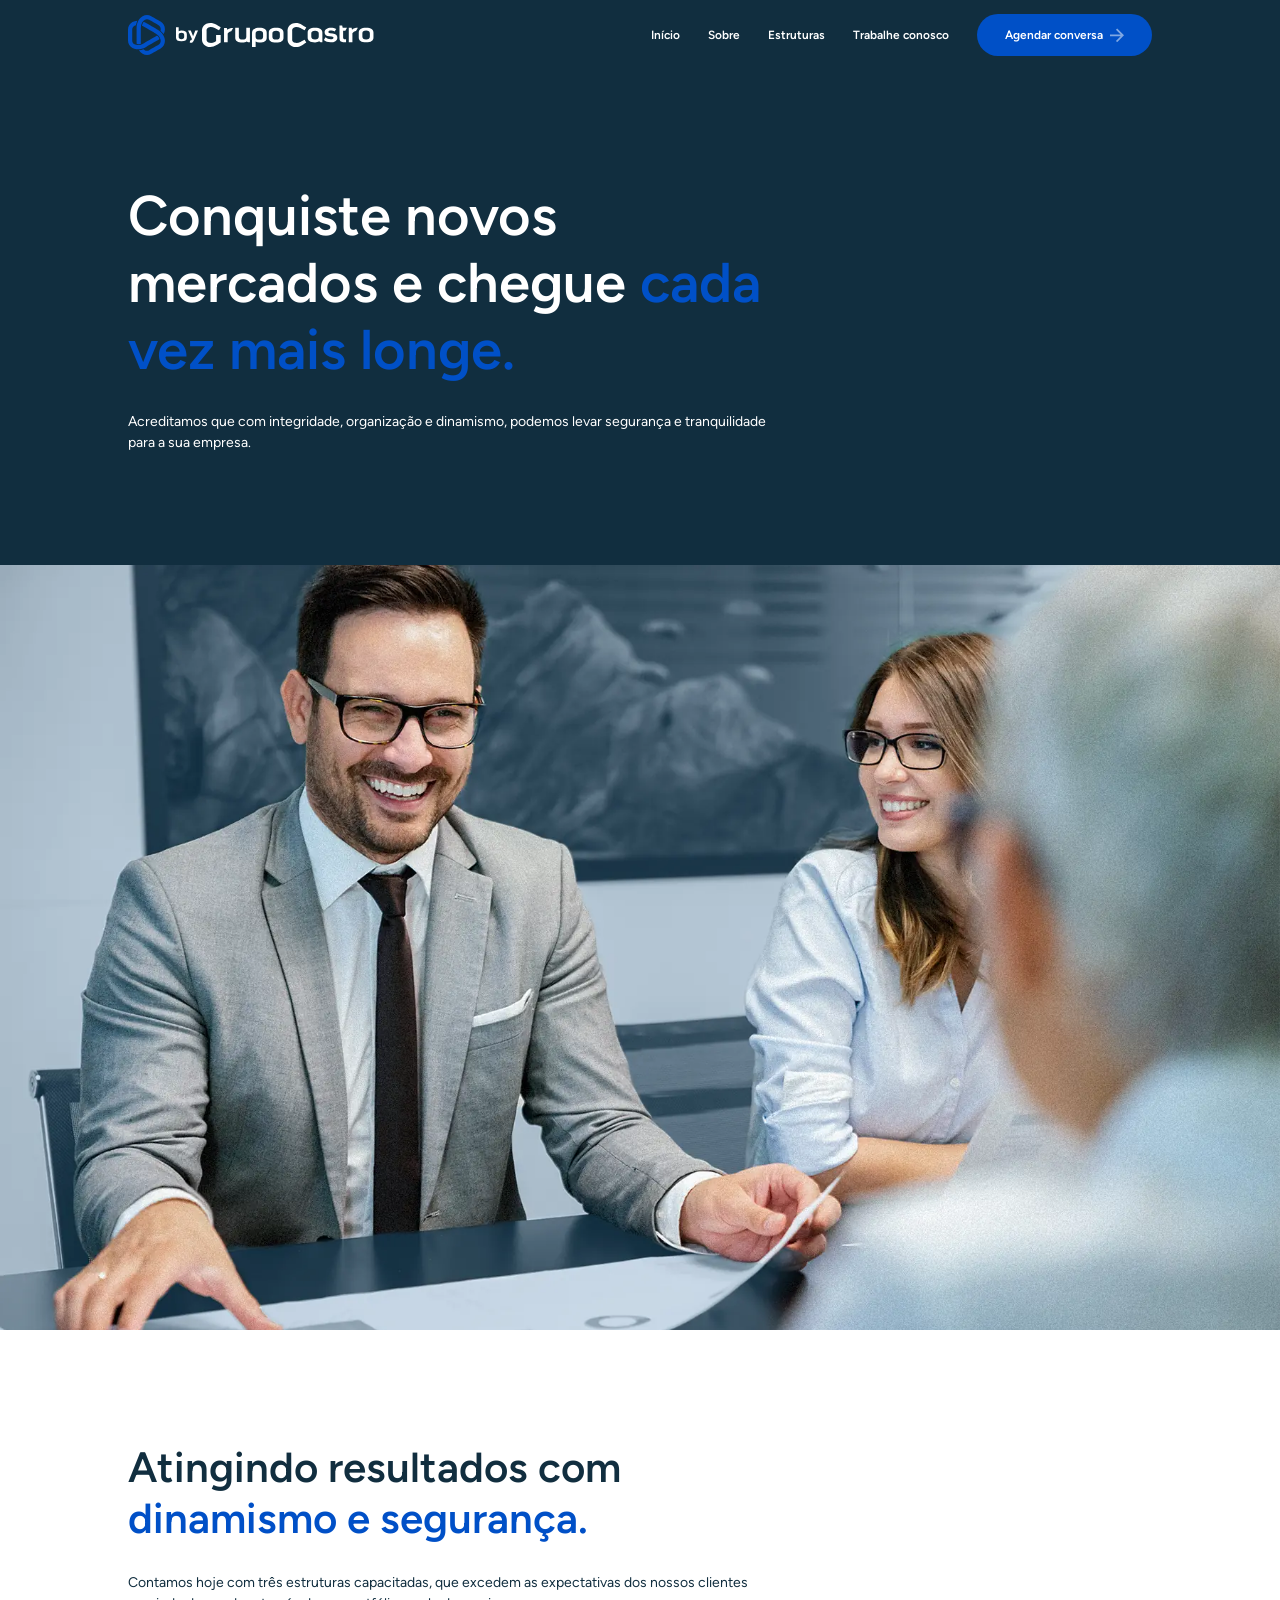
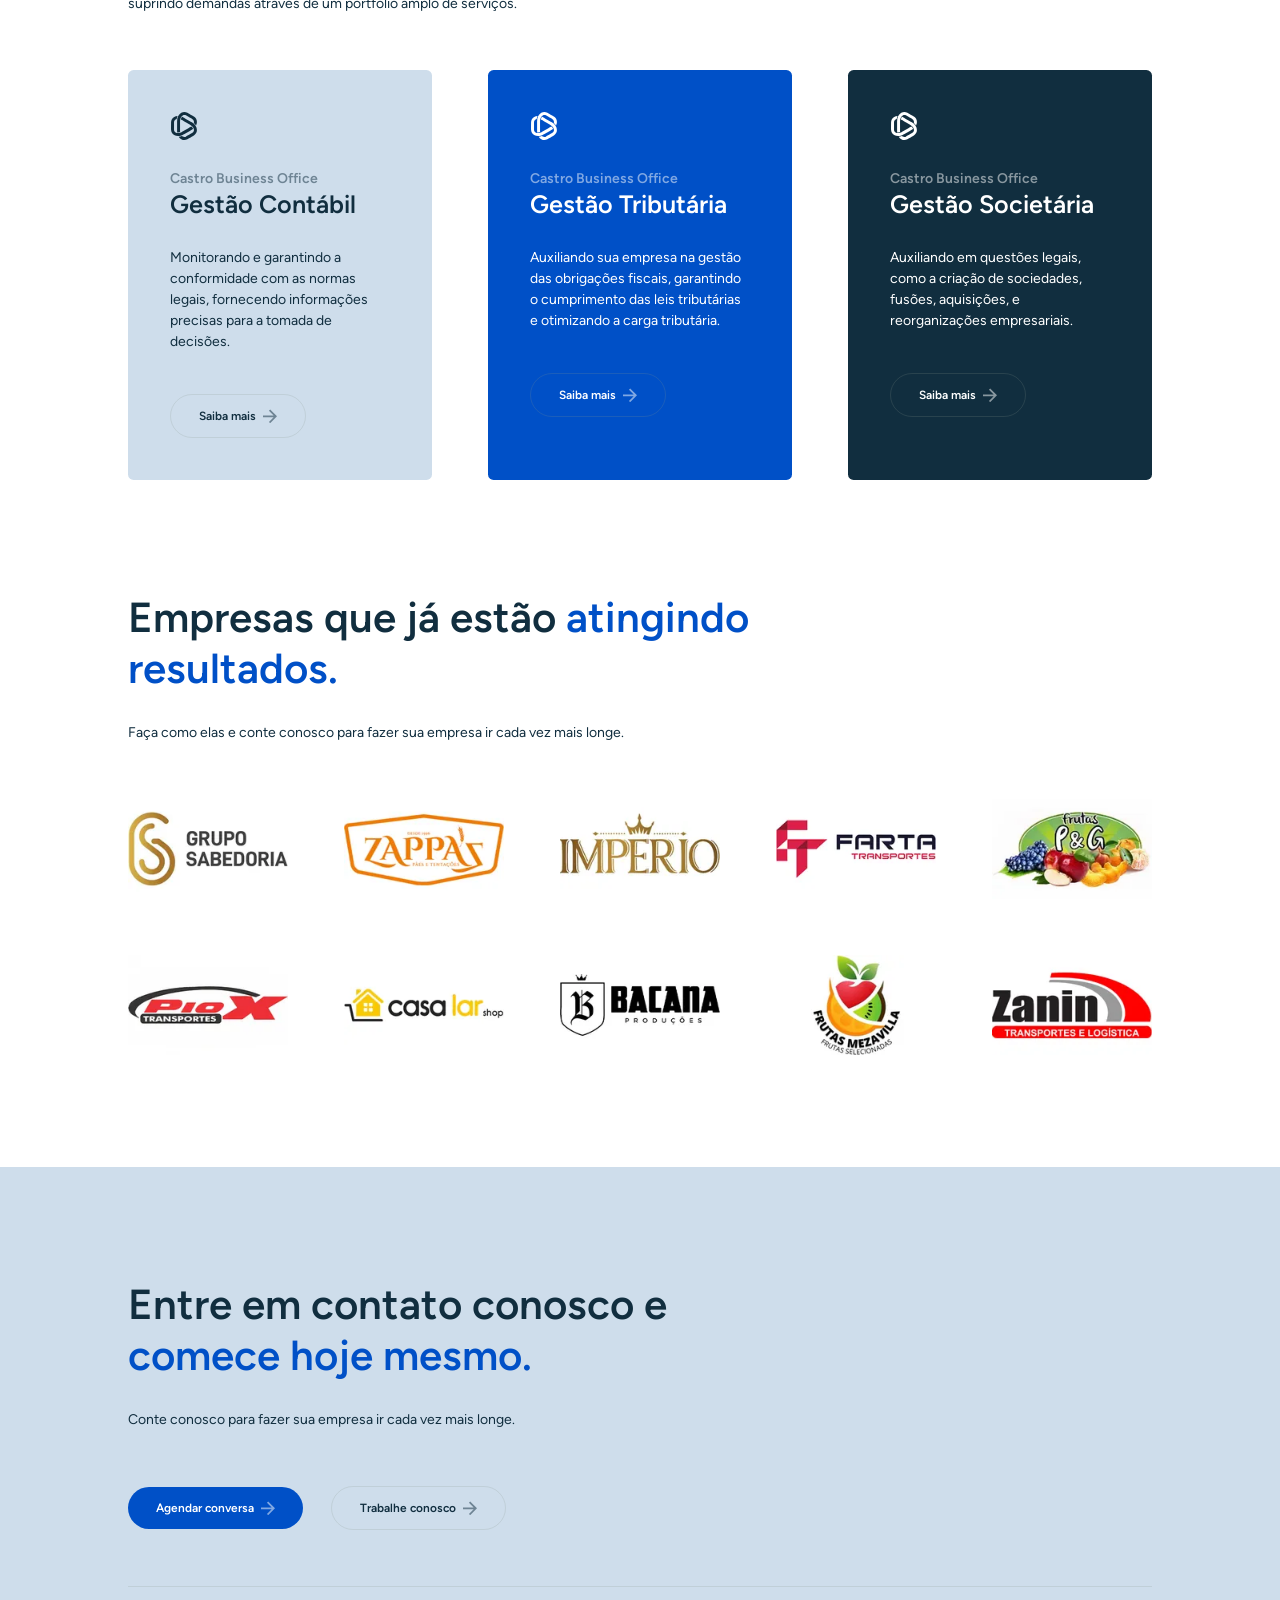
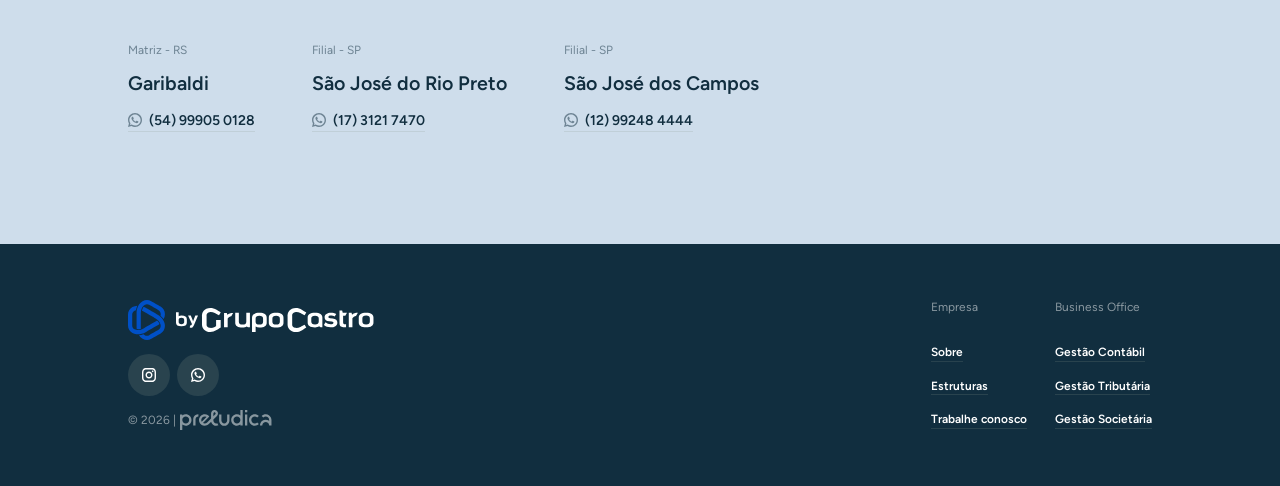
<file: index.html>
<!DOCTYPE html>
<html lang="pt" dir="ltr">
  <head>
    <meta charset="utf-8">
    <meta name="viewport" content="width=device-width, initial-scale=1">
    <link rel="stylesheet" href="style.css">
    <link rel="preconnect" href="https://fonts.googleapis.com">
    <link rel="preconnect" href="https://fonts.gstatic.com" crossorigin>
    <link rel="preload" as="style" href="https://fonts.googleapis.com/css2?family=Onest:wght@100..900&display=swap" onload="this.onload=null;this.rel='stylesheet'">
    <noscript><link href="https://fonts.googleapis.com/css2?family=Onest:wght@100..900&display=swap" rel="stylesheet"></noscript>
    <link rel="icon" type="image/x-icon" href="img/favicon.webp">
    <title>Soluções em gestão empresarial | Grupo Castro</title>
    <meta name="description" content="Grupo Castro - Assessoria empresarial com gestao contabil, tributaria e societaria. Mais de 80 colaboradores e 3 escritorios no Brasil.">
    <link rel="canonical" href="https://bygrupocastro.com.br/">
    <meta property="og:type" content="website">
    <meta property="og:title" content="Grupo Castro | Assessoria Empresarial">
    <meta property="og:description" content="Grupo Castro - Assessoria empresarial com gestao contabil, tributaria e societaria. Mais de 80 colaboradores e 3 escritorios no Brasil.">
    <meta property="og:image" content="https://bygrupocastro.com.br/img/featured.webp">
    <meta property="og:url" content="https://bygrupocastro.com.br/">
    <meta property="og:locale" content="pt_BR">
  <!-- Google Tag Manager -->
    <script>(function(w,d,s,l,i){w[l]=w[l]||[];w[l].push({'gtm.start':
    new Date().getTime(),event:'gtm.js'});var f=d.getElementsByTagName(s)[0],
    j=d.createElement(s),dl=l!='dataLayer'?'&l='+l:'';j.async=true;j.src=
    'https://www.googletagmanager.com/gtm.js?id='+i+dl;f.parentNode.insertBefore(j,f);
    })(window,document,'script','dataLayer','GTM-KR2CRSBW');</script>
    <!-- End Google Tag Manager -->
  
    <script type="application/ld+json">
    {
      "@context": "https://schema.org",
      "@type": "AccountingService",
      "name": "Grupo Castro",
      "description": "Assessoria empresarial com gestao contabil, tributaria e societaria.",
      "url": "https://bygrupocastro.com.br/",
      "logo": "https://bygrupocastro.com.br/img/icon/logo_dark.svg",
      "telephone": ["+5554999050128", "+551731217470", "+5512992484444"],
      "address": [
        {
          "@type": "PostalAddress",
          "streetAddress": "Av. Rio Branco, 582, Ed. Capri, Sala 101",
          "addressLocality": "Garibaldi",
          "addressRegion": "RS",
          "postalCode": "95720-000",
          "addressCountry": "BR"
        },
        {
          "@type": "PostalAddress",
          "streetAddress": "Av. Pres. Juscelino K. de Oliveira, 5000, Ed. Iguatemi Business, Sala 1712",
          "addressLocality": "Sao Jose do Rio Preto",
          "addressRegion": "SP",
          "postalCode": "15093-340",
          "addressCountry": "BR"
        }
      ],
      "sameAs": ["https://www.instagram.com/by.grupocastro"],
      "foundingDate": "2012",
      "numberOfEmployees": {"@type": "QuantitativeValue", "value": 80}
    }
    </script>
  </head>
  <body>

    <!-- Google Tag Manager (noscript) -->
    <noscript><iframe src="https://www.googletagmanager.com/ns.html?id=GTM-KR2CRSBW"
    height="0" width="0" style="display:none;visibility:hidden"></iframe></noscript>
    <!-- End Google Tag Manager (noscript) -->

    <header id="dark-header">
      <div class="header-container">
        <div class="menu-nav">
          <a href="./">
            <img class="logo-icon" src="img/icon/logo_light.svg" alt="Logo Grupo Castro">
          </a>
          <div id="dark-menu-toggle"></div>
        </div>
        <div class="dark-menu-links">
          <span>
            <a id="button" class="dark-inline-button" href="./">Início</a>
            <a id="button" class="dark-inline-button" href="#estruturas">Sobre</a>
            <a id="button" class="dark-inline-button" href="#estruturas">Estruturas</a>
            <a id="button" class="dark-inline-button" href="trabalhe-conosco/">Trabalhe conosco</a>
          </span>
          <span>
            <a id="button" class="blue-strong-button" href="https://cal.com/bygrupocastro/conversa" target="_blank" rel="noopener">Agendar conversa<svg id="icon" class="small-icon" viewBox="0 0 20 20"><path d="M15.2145 9.25012L8.5095 2.54511L10.2773 0.777344L20 10.5001L10.2773 20.2227L8.5095 18.455L15.2145 11.7501H0V9.25012H15.2145Z"></path></svg></a>
          </span>
        </div>
      </div>
    </header>

    <section id="dark-hero">
      <div class="container">
        <div class="ver-item">
          <div class="ver-small hero-content">
            <h1>Conquiste novos mercados e chegue <span style="color: var(--blue);">cada vez mais longe.</span></h1>
            <p>Acreditamos que com integridade, organização e dinamismo, podemos levar segurança e tranquilidade para a sua empresa.</p>
          </div>
        </div>
      </div>
    </section>

    <section id="featured">
      <img id="img-div" src="img/featured.webp?v=2" alt="Grupo Castro - Assessoria Empresarial" width="1920" height="1080" fetchpriority="high">
    </section>

    <section>
      <div class="container">
        <div id="estruturas" class="ver-item">
          <div class="ver-small hero-content">
            <h2>Atingindo resultados com <span style="color: var(--blue);">dinamismo e segurança.</span></h2>
            <p>Contamos hoje com três estruturas capacitadas, que excedem as expectativas dos nossos clientes suprindo demandas através de um portfólio amplo de serviços.</p>
          </div>
          <div class="hor-item">
            <div class="card" style="color: var(--dark); background: var(--light);">
              <div class="ver-small">
                <svg id="icon" class="medium-icon" viewBox="0 0 40 40"><path d="M8.05513 10.7473C6.57163 11.6035 5.75674 12.9747 5.75674 14.6101V25.3886C5.75674 27.0232 6.57076 28.3952 8.05426 29.2506C9.92867 30.3328 13.2796 30.7062 17.075 28.5154C18.5777 27.6491 27.5945 22.4429 29.0971 21.5745C29.6456 21.2593 30.1358 20.922 30.585 20.5733C31.3559 21.2554 31.9936 22.012 32.4594 22.8186C32.6862 23.2108 32.8716 23.6148 33.0153 24.0179C32.4472 24.4501 31.8456 24.8575 31.2062 25.2271C29.7035 26.0942 20.6863 31.3004 19.1836 32.1675C14.7104 34.7511 9.63745 35.0331 5.9461 32.9028C3.14625 31.2865 1.54042 28.5467 1.53955 25.3886C1.53955 24.0418 1.54042 15.9561 1.54042 14.6101C1.54042 11.4516 3.14625 8.71268 5.9461 7.09641C7.41959 6.24583 9.11596 5.78702 10.9024 5.69778C10.2199 7.06985 9.74192 8.57599 9.47987 10.1657C8.94271 10.3141 8.46257 10.5122 8.0547 10.7477"/><path d="M34.0365 15.6575C34.1754 15.1164 34.2441 14.6006 34.2441 14.1304C34.245 12.4197 33.4641 11.0276 32.0485 10.2092C30.8814 9.5367 23.8796 5.4945 22.7135 4.82065C21.2974 4.00316 19.7012 4.02318 18.2198 4.87898C16.3463 5.96114 14.3461 8.67655 14.3457 13.0592V26.9409C14.3457 27.5725 14.3918 28.1667 14.4689 28.7287C13.4925 29.0552 12.5196 29.2297 11.5876 29.2297C11.1358 29.2297 10.6935 29.1888 10.2721 29.1117C10.1807 28.4031 10.1293 27.6783 10.1293 26.9409C10.1293 25.2049 10.1302 14.793 10.1293 13.0592C10.1285 7.89257 12.4208 3.35978 16.1125 1.22768C18.9111 -0.388592 22.0879 -0.409922 24.822 1.16935C25.9887 1.84189 32.99 5.88409 34.1566 6.55794C36.8912 8.13677 38.4605 10.8979 38.4605 14.1304C38.4596 15.832 38.0099 17.5306 37.1937 19.1229C36.3466 17.8453 35.2806 16.6769 34.0365 15.6575Z"/><path d="M18.2194 35.1198C19.7012 35.976 21.2961 35.9956 22.7139 35.1798C23.8796 34.506 30.881 30.4638 32.0485 29.7899C33.4641 28.9724 34.2446 27.5808 34.2441 25.8688C34.2433 23.7053 32.8921 20.6164 29.0971 18.4229C27.5945 17.5558 18.5777 12.3509 17.0759 11.4834C16.5278 11.1669 15.9911 10.9105 15.4644 10.6946C15.6707 9.68601 16.0055 8.75708 16.4721 7.94872C16.698 7.55826 16.9544 7.19652 17.2321 6.87092C17.8903 7.14516 18.5437 7.46249 19.1832 7.83206C20.6858 8.70049 29.7031 13.9054 31.2057 14.7725C35.6789 17.3551 38.4591 21.6085 38.4596 25.8696C38.4596 29.1022 36.8908 31.8633 34.1558 33.4421C32.9892 34.116 25.9878 38.1582 24.8212 38.832C22.0875 40.4095 18.9098 40.3886 16.1108 38.7719C14.6373 37.9214 13.3919 36.6838 12.4208 35.1794C13.9508 35.0849 15.4949 34.7458 17.0014 34.1782C17.3989 34.5682 17.8107 34.8851 18.219 35.1206"/></svg>
                <span>
                  <p><b>Castro Business Office</b></p>
                  <h3>Gestão Contábil</h3>
                </span>
                <p>Monitorando e garantindo a conformidade com as normas legais, fornecendo informações precisas para a tomada de decisões.</p>
              </div>
              <a id="button" class="alt-button" href="contabil/">Saiba mais<svg id="icon" class="small-icon" viewBox="0 0 20 20"><path d="M15.2145 9.25012L8.5095 2.54511L10.2773 0.777344L20 10.5001L10.2773 20.2227L8.5095 18.455L15.2145 11.7501H0V9.25012H15.2145Z"></path></svg></a>
            </div>
            <div class="card" style="color: var(--white); background: var(--blue);">
              <div class="ver-small">
                <svg id="icon" class="medium-icon" viewBox="0 0 40 40"><path d="M8.05513 10.7473C6.57163 11.6035 5.75674 12.9747 5.75674 14.6101V25.3886C5.75674 27.0232 6.57076 28.3952 8.05426 29.2506C9.92867 30.3328 13.2796 30.7062 17.075 28.5154C18.5777 27.6491 27.5945 22.4429 29.0971 21.5745C29.6456 21.2593 30.1358 20.922 30.585 20.5733C31.3559 21.2554 31.9936 22.012 32.4594 22.8186C32.6862 23.2108 32.8716 23.6148 33.0153 24.0179C32.4472 24.4501 31.8456 24.8575 31.2062 25.2271C29.7035 26.0942 20.6863 31.3004 19.1836 32.1675C14.7104 34.7511 9.63745 35.0331 5.9461 32.9028C3.14625 31.2865 1.54042 28.5467 1.53955 25.3886C1.53955 24.0418 1.54042 15.9561 1.54042 14.6101C1.54042 11.4516 3.14625 8.71268 5.9461 7.09641C7.41959 6.24583 9.11596 5.78702 10.9024 5.69778C10.2199 7.06985 9.74192 8.57599 9.47987 10.1657C8.94271 10.3141 8.46257 10.5122 8.0547 10.7477"/><path d="M34.0365 15.6575C34.1754 15.1164 34.2441 14.6006 34.2441 14.1304C34.245 12.4197 33.4641 11.0276 32.0485 10.2092C30.8814 9.5367 23.8796 5.4945 22.7135 4.82065C21.2974 4.00316 19.7012 4.02318 18.2198 4.87898C16.3463 5.96114 14.3461 8.67655 14.3457 13.0592V26.9409C14.3457 27.5725 14.3918 28.1667 14.4689 28.7287C13.4925 29.0552 12.5196 29.2297 11.5876 29.2297C11.1358 29.2297 10.6935 29.1888 10.2721 29.1117C10.1807 28.4031 10.1293 27.6783 10.1293 26.9409C10.1293 25.2049 10.1302 14.793 10.1293 13.0592C10.1285 7.89257 12.4208 3.35978 16.1125 1.22768C18.9111 -0.388592 22.0879 -0.409922 24.822 1.16935C25.9887 1.84189 32.99 5.88409 34.1566 6.55794C36.8912 8.13677 38.4605 10.8979 38.4605 14.1304C38.4596 15.832 38.0099 17.5306 37.1937 19.1229C36.3466 17.8453 35.2806 16.6769 34.0365 15.6575Z"/><path d="M18.2194 35.1198C19.7012 35.976 21.2961 35.9956 22.7139 35.1798C23.8796 34.506 30.881 30.4638 32.0485 29.7899C33.4641 28.9724 34.2446 27.5808 34.2441 25.8688C34.2433 23.7053 32.8921 20.6164 29.0971 18.4229C27.5945 17.5558 18.5777 12.3509 17.0759 11.4834C16.5278 11.1669 15.9911 10.9105 15.4644 10.6946C15.6707 9.68601 16.0055 8.75708 16.4721 7.94872C16.698 7.55826 16.9544 7.19652 17.2321 6.87092C17.8903 7.14516 18.5437 7.46249 19.1832 7.83206C20.6858 8.70049 29.7031 13.9054 31.2057 14.7725C35.6789 17.3551 38.4591 21.6085 38.4596 25.8696C38.4596 29.1022 36.8908 31.8633 34.1558 33.4421C32.9892 34.116 25.9878 38.1582 24.8212 38.832C22.0875 40.4095 18.9098 40.3886 16.1108 38.7719C14.6373 37.9214 13.3919 36.6838 12.4208 35.1794C13.9508 35.0849 15.4949 34.7458 17.0014 34.1782C17.3989 34.5682 17.8107 34.8851 18.219 35.1206"/></svg>
                <span>
                  <p><b>Castro Business Office</b></p>
                  <h3>Gestão Tributária</h3>
                </span>
                <p>Auxiliando sua empresa na gestão das obrigações fiscais, garantindo o cumprimento das leis tributárias e otimizando a carga tributária.</p>
              </div>
              <a id="button" class="alt-button" href="tributaria/">Saiba mais<svg id="icon" class="small-icon" viewBox="0 0 20 20"><path d="M15.2145 9.25012L8.5095 2.54511L10.2773 0.777344L20 10.5001L10.2773 20.2227L8.5095 18.455L15.2145 11.7501H0V9.25012H15.2145Z"></path></svg></a>
            </div>
            <div class="card" style="color: var(--white); background: var(--dark);">
              <div class="ver-small">
                <svg id="icon" class="medium-icon" viewBox="0 0 40 40"><path d="M8.05513 10.7473C6.57163 11.6035 5.75674 12.9747 5.75674 14.6101V25.3886C5.75674 27.0232 6.57076 28.3952 8.05426 29.2506C9.92867 30.3328 13.2796 30.7062 17.075 28.5154C18.5777 27.6491 27.5945 22.4429 29.0971 21.5745C29.6456 21.2593 30.1358 20.922 30.585 20.5733C31.3559 21.2554 31.9936 22.012 32.4594 22.8186C32.6862 23.2108 32.8716 23.6148 33.0153 24.0179C32.4472 24.4501 31.8456 24.8575 31.2062 25.2271C29.7035 26.0942 20.6863 31.3004 19.1836 32.1675C14.7104 34.7511 9.63745 35.0331 5.9461 32.9028C3.14625 31.2865 1.54042 28.5467 1.53955 25.3886C1.53955 24.0418 1.54042 15.9561 1.54042 14.6101C1.54042 11.4516 3.14625 8.71268 5.9461 7.09641C7.41959 6.24583 9.11596 5.78702 10.9024 5.69778C10.2199 7.06985 9.74192 8.57599 9.47987 10.1657C8.94271 10.3141 8.46257 10.5122 8.0547 10.7477"/><path d="M34.0365 15.6575C34.1754 15.1164 34.2441 14.6006 34.2441 14.1304C34.245 12.4197 33.4641 11.0276 32.0485 10.2092C30.8814 9.5367 23.8796 5.4945 22.7135 4.82065C21.2974 4.00316 19.7012 4.02318 18.2198 4.87898C16.3463 5.96114 14.3461 8.67655 14.3457 13.0592V26.9409C14.3457 27.5725 14.3918 28.1667 14.4689 28.7287C13.4925 29.0552 12.5196 29.2297 11.5876 29.2297C11.1358 29.2297 10.6935 29.1888 10.2721 29.1117C10.1807 28.4031 10.1293 27.6783 10.1293 26.9409C10.1293 25.2049 10.1302 14.793 10.1293 13.0592C10.1285 7.89257 12.4208 3.35978 16.1125 1.22768C18.9111 -0.388592 22.0879 -0.409922 24.822 1.16935C25.9887 1.84189 32.99 5.88409 34.1566 6.55794C36.8912 8.13677 38.4605 10.8979 38.4605 14.1304C38.4596 15.832 38.0099 17.5306 37.1937 19.1229C36.3466 17.8453 35.2806 16.6769 34.0365 15.6575Z"/><path d="M18.2194 35.1198C19.7012 35.976 21.2961 35.9956 22.7139 35.1798C23.8796 34.506 30.881 30.4638 32.0485 29.7899C33.4641 28.9724 34.2446 27.5808 34.2441 25.8688C34.2433 23.7053 32.8921 20.6164 29.0971 18.4229C27.5945 17.5558 18.5777 12.3509 17.0759 11.4834C16.5278 11.1669 15.9911 10.9105 15.4644 10.6946C15.6707 9.68601 16.0055 8.75708 16.4721 7.94872C16.698 7.55826 16.9544 7.19652 17.2321 6.87092C17.8903 7.14516 18.5437 7.46249 19.1832 7.83206C20.6858 8.70049 29.7031 13.9054 31.2057 14.7725C35.6789 17.3551 38.4591 21.6085 38.4596 25.8696C38.4596 29.1022 36.8908 31.8633 34.1558 33.4421C32.9892 34.116 25.9878 38.1582 24.8212 38.832C22.0875 40.4095 18.9098 40.3886 16.1108 38.7719C14.6373 37.9214 13.3919 36.6838 12.4208 35.1794C13.9508 35.0849 15.4949 34.7458 17.0014 34.1782C17.3989 34.5682 17.8107 34.8851 18.219 35.1206"/></svg>
                <span>
                  <p><b>Castro Business Office</b></p>
                  <h3>Gestão Societária</h3>
                </span>
                <p>Auxiliando em questões legais, como a criação de sociedades, fusões, aquisições, e reorganizações empresariais.</p>
              </div>
              <a id="button" class="alt-button" href="societaria/">Saiba mais<svg id="icon" class="small-icon" viewBox="0 0 20 20"><path d="M15.2145 9.25012L8.5095 2.54511L10.2773 0.777344L20 10.5001L10.2773 20.2227L8.5095 18.455L15.2145 11.7501H0V9.25012H15.2145Z"></path></svg></a>
            </div>
          </div>
        </div>
        <div id="clientes" class="ver-item">
          <div class="ver-small hero-content">
            <h2>Empresas que já estão <span style="color: var(--blue);">atingindo resultados.</span></h2>
            <p>Faça como elas e conte conosco para fazer sua empresa ir cada vez mais longe.</p>
          </div>
          <div id="clientes-grid" class="grid-item">
            <img src="img/clientes/sabedoria.webp" alt="Logo Grupo Sabedoria" width="200" height="125" loading="lazy">
            <img src="img/clientes/zappas.webp" alt="Logo Zappas" width="200" height="125" loading="lazy">
            <img src="img/clientes/imperio.webp" alt="Logo Imperio" width="200" height="125" loading="lazy">
            <img src="img/clientes/farta.webp" alt="Logo Farta" width="200" height="125" loading="lazy">
            <img src="img/clientes/pg.webp" alt="Logo PG" width="200" height="125" loading="lazy">
            <img src="img/clientes/piox.webp" alt="Logo Piox" width="200" height="125" loading="lazy">
            <img src="img/clientes/casalar.webp" alt="Logo Casa Lar" width="200" height="125" loading="lazy">
            <img src="img/clientes/bacana.webp" alt="Logo Bacana" width="200" height="125" loading="lazy">
            <img src="img/clientes/mezavilla.webp" alt="Logo Mezavilla" width="200" height="125" loading="lazy">
            <img src="img/clientes/zanin.webp" alt="Logo Zanin" width="200" height="125" loading="lazy">
          </div>
        </div>
      </div>
    </section>

    <section id="cta">
      <div class="container">
        <div class="ver-item">
          <div class="ver-small hero-content">
            <h2>Entre em contato conosco e <span style="color: var(--blue);">comece hoje mesmo.</span></h2>
            <p>Conte conosco para fazer sua empresa ir cada vez mais longe.</p>
          </div>
          <div class="hor-small">
            <a id="button" class="blue-strong-button" href="https://cal.com/bygrupocastro/conversa" target="_blank" rel="noopener">Agendar conversa<svg id="icon" class="small-icon" viewBox="0 0 20 20"><path d="M15.2145 9.25012L8.5095 2.54511L10.2773 0.777344L20 10.5001L10.2773 20.2227L8.5095 18.455L15.2145 11.7501H0V9.25012H15.2145Z"></path></svg></a>
            <a id="button" class="alt-button" href="trabalhe-conosco/">Trabalhe conosco<svg id="icon" class="small-icon" viewBox="0 0 20 20"><path d="M15.2145 9.25012L8.5095 2.54511L10.2773 0.777344L20 10.5001L10.2773 20.2227L8.5095 18.455L15.2145 11.7501H0V9.25012H15.2145Z"></path></svg></a>
          </div>
          <div class="hl"></div>
          <div id="cta-contatos" class="hor-small">
            <div class="ver-thin">
              <small>Matriz - RS</small>
              <h4>Garibaldi</h4>
              <a id="button" class="dark-inline-button" href="https://wa.me/+5554999050128" target="_blank" rel="noopener"><svg id="icon" class="small-icon" viewBox="0 0 20 20"><path d="M5.25263 16.4944L5.97736 16.917C7.18811 17.623 8.56412 18 10 18C14.4183 18 18 14.4183 18 10C18 5.58172 14.4183 2 10 2C5.58172 2 2 5.58172 2 10C2 11.4363 2.37723 12.8128 3.08368 14.0238L3.50606 14.7478L2.85257 17.1494L5.25263 16.4944ZM0.00418019 20L1.35614 15.0315C0.49396 13.5536 0 11.8345 0 10C0 4.47715 4.47715 0 10 0C15.5228 0 20 4.47715 20 10C20 15.5228 15.5228 20 10 20C8.16612 20 6.44753 19.5064 4.96988 18.6447L0.00418019 20ZM6.39134 5.30833C6.52522 5.29892 6.65955 5.29748 6.79361 5.30402C6.84777 5.30758 6.90167 5.31384 6.95561 5.32007C7.11487 5.33846 7.29 5.43545 7.34888 5.56894C7.6472 6.24536 7.93666 6.92565 8.21722 7.60963C8.27912 7.76062 8.24182 7.95633 8.12402 8.1457C8.06422 8.2428 7.9703 8.379 7.8615 8.5183C7.74841 8.663 7.50501 8.9291 7.50501 8.9291C7.50501 8.9291 7.4064 9.0473 7.44357 9.1944C7.45805 9.25 7.50423 9.331 7.5461 9.3991C7.56929 9.4368 7.59082 9.4705 7.60479 9.4938C7.86071 9.9211 8.20472 10.3543 8.62492 10.7616C8.74532 10.8783 8.86212 10.9974 8.98772 11.108C9.45602 11.5209 9.98582 11.8583 10.558 12.1082L10.5631 12.1105C10.6476 12.1469 10.691 12.1668 10.8147 12.2193C10.8771 12.2457 10.9409 12.2685 11.0064 12.2858C11.0301 12.292 11.0544 12.2955 11.0788 12.2972C11.2405 12.3069 11.334 12.2032 11.3739 12.1555C12.0974 11.279 12.1636 11.2218 12.1686 11.2222V11.2238C12.2637 11.1236 12.4132 11.0888 12.5466 11.097C12.6075 11.1007 12.6681 11.1124 12.7235 11.1377C13.2553 11.3803 14.1248 11.7587 14.1248 11.7587L14.7063 12.0201C14.8037 12.0671 14.8926 12.1778 14.8969 12.2854C14.8995 12.3523 14.9067 12.4603 14.8828 12.6579C14.8515 12.9166 14.7728 13.2281 14.6946 13.3913C14.6396 13.5058 14.5684 13.6074 14.4856 13.6934C14.3733 13.81 14.2899 13.8808 14.1549 13.9814C14.0727 14.0426 14.0301 14.0714 14.0301 14.0714C13.8912 14.159 13.8129 14.2028 13.6474 14.2909C13.39 14.428 13.1056 14.5068 12.8143 14.5218C12.6286 14.5313 12.4434 14.5447 12.2579 14.5347C12.2497 14.5342 11.6897 14.4482 11.6897 14.4482C10.2678 14.0742 8.95282 13.3736 7.84936 12.402C7.62375 12.2034 7.41452 11.9885 7.20096 11.7759C6.3119 10.8908 5.63884 9.9364 5.23071 9.0336C5.02945 8.5884 4.90201 8.1116 4.9 7.62098C4.89631 7.01405 5.09501 6.4232 5.46471 5.94186C5.53759 5.84697 5.60676 5.74855 5.72611 5.63586C5.8525 5.51651 5.93294 5.45244 6.01959 5.40811C6.13509 5.34902 6.26195 5.31742 6.39134 5.30833Z"/></svg>(54) 99905 0128</a>
            </div>
            <div class="vl"></div>
            <div class="ver-thin">
              <small>Filial - SP</small>
              <h4>São José do Rio Preto</h4>
              <a id="button" class="dark-inline-button" href="https://wa.me/+551731217470" target="_blank" rel="noopener"><svg id="icon" class="small-icon" viewBox="0 0 20 20"><path d="M5.25263 16.4944L5.97736 16.917C7.18811 17.623 8.56412 18 10 18C14.4183 18 18 14.4183 18 10C18 5.58172 14.4183 2 10 2C5.58172 2 2 5.58172 2 10C2 11.4363 2.37723 12.8128 3.08368 14.0238L3.50606 14.7478L2.85257 17.1494L5.25263 16.4944ZM0.00418019 20L1.35614 15.0315C0.49396 13.5536 0 11.8345 0 10C0 4.47715 4.47715 0 10 0C15.5228 0 20 4.47715 20 10C20 15.5228 15.5228 20 10 20C8.16612 20 6.44753 19.5064 4.96988 18.6447L0.00418019 20ZM6.39134 5.30833C6.52522 5.29892 6.65955 5.29748 6.79361 5.30402C6.84777 5.30758 6.90167 5.31384 6.95561 5.32007C7.11487 5.33846 7.29 5.43545 7.34888 5.56894C7.6472 6.24536 7.93666 6.92565 8.21722 7.60963C8.27912 7.76062 8.24182 7.95633 8.12402 8.1457C8.06422 8.2428 7.9703 8.379 7.8615 8.5183C7.74841 8.663 7.50501 8.9291 7.50501 8.9291C7.50501 8.9291 7.4064 9.0473 7.44357 9.1944C7.45805 9.25 7.50423 9.331 7.5461 9.3991C7.56929 9.4368 7.59082 9.4705 7.60479 9.4938C7.86071 9.9211 8.20472 10.3543 8.62492 10.7616C8.74532 10.8783 8.86212 10.9974 8.98772 11.108C9.45602 11.5209 9.98582 11.8583 10.558 12.1082L10.5631 12.1105C10.6476 12.1469 10.691 12.1668 10.8147 12.2193C10.8771 12.2457 10.9409 12.2685 11.0064 12.2858C11.0301 12.292 11.0544 12.2955 11.0788 12.2972C11.2405 12.3069 11.334 12.2032 11.3739 12.1555C12.0974 11.279 12.1636 11.2218 12.1686 11.2222V11.2238C12.2637 11.1236 12.4132 11.0888 12.5466 11.097C12.6075 11.1007 12.6681 11.1124 12.7235 11.1377C13.2553 11.3803 14.1248 11.7587 14.1248 11.7587L14.7063 12.0201C14.8037 12.0671 14.8926 12.1778 14.8969 12.2854C14.8995 12.3523 14.9067 12.4603 14.8828 12.6579C14.8515 12.9166 14.7728 13.2281 14.6946 13.3913C14.6396 13.5058 14.5684 13.6074 14.4856 13.6934C14.3733 13.81 14.2899 13.8808 14.1549 13.9814C14.0727 14.0426 14.0301 14.0714 14.0301 14.0714C13.8912 14.159 13.8129 14.2028 13.6474 14.2909C13.39 14.428 13.1056 14.5068 12.8143 14.5218C12.6286 14.5313 12.4434 14.5447 12.2579 14.5347C12.2497 14.5342 11.6897 14.4482 11.6897 14.4482C10.2678 14.0742 8.95282 13.3736 7.84936 12.402C7.62375 12.2034 7.41452 11.9885 7.20096 11.7759C6.3119 10.8908 5.63884 9.9364 5.23071 9.0336C5.02945 8.5884 4.90201 8.1116 4.9 7.62098C4.89631 7.01405 5.09501 6.4232 5.46471 5.94186C5.53759 5.84697 5.60676 5.74855 5.72611 5.63586C5.8525 5.51651 5.93294 5.45244 6.01959 5.40811C6.13509 5.34902 6.26195 5.31742 6.39134 5.30833Z"/></svg>(17) 3121 7470</a>
            </div>
            <div class="vl"></div>
            <div class="ver-thin">
              <small>Filial - SP</small>
              <h4>São José dos Campos</h4>
              <a id="button" class="dark-inline-button" href="https://wa.me/+5512992484444" target="_blank" rel="noopener"><svg id="icon" class="small-icon" viewBox="0 0 20 20"><path d="M5.25263 16.4944L5.97736 16.917C7.18811 17.623 8.56412 18 10 18C14.4183 18 18 14.4183 18 10C18 5.58172 14.4183 2 10 2C5.58172 2 2 5.58172 2 10C2 11.4363 2.37723 12.8128 3.08368 14.0238L3.50606 14.7478L2.85257 17.1494L5.25263 16.4944ZM0.00418019 20L1.35614 15.0315C0.49396 13.5536 0 11.8345 0 10C0 4.47715 4.47715 0 10 0C15.5228 0 20 4.47715 20 10C20 15.5228 15.5228 20 10 20C8.16612 20 6.44753 19.5064 4.96988 18.6447L0.00418019 20ZM6.39134 5.30833C6.52522 5.29892 6.65955 5.29748 6.79361 5.30402C6.84777 5.30758 6.90167 5.31384 6.95561 5.32007C7.11487 5.33846 7.29 5.43545 7.34888 5.56894C7.6472 6.24536 7.93666 6.92565 8.21722 7.60963C8.27912 7.76062 8.24182 7.95633 8.12402 8.1457C8.06422 8.2428 7.9703 8.379 7.8615 8.5183C7.74841 8.663 7.50501 8.9291 7.50501 8.9291C7.50501 8.9291 7.4064 9.0473 7.44357 9.1944C7.45805 9.25 7.50423 9.331 7.5461 9.3991C7.56929 9.4368 7.59082 9.4705 7.60479 9.4938C7.86071 9.9211 8.20472 10.3543 8.62492 10.7616C8.74532 10.8783 8.86212 10.9974 8.98772 11.108C9.45602 11.5209 9.98582 11.8583 10.558 12.1082L10.5631 12.1105C10.6476 12.1469 10.691 12.1668 10.8147 12.2193C10.8771 12.2457 10.9409 12.2685 11.0064 12.2858C11.0301 12.292 11.0544 12.2955 11.0788 12.2972C11.2405 12.3069 11.334 12.2032 11.3739 12.1555C12.0974 11.279 12.1636 11.2218 12.1686 11.2222V11.2238C12.2637 11.1236 12.4132 11.0888 12.5466 11.097C12.6075 11.1007 12.6681 11.1124 12.7235 11.1377C13.2553 11.3803 14.1248 11.7587 14.1248 11.7587L14.7063 12.0201C14.8037 12.0671 14.8926 12.1778 14.8969 12.2854C14.8995 12.3523 14.9067 12.4603 14.8828 12.6579C14.8515 12.9166 14.7728 13.2281 14.6946 13.3913C14.6396 13.5058 14.5684 13.6074 14.4856 13.6934C14.3733 13.81 14.2899 13.8808 14.1549 13.9814C14.0727 14.0426 14.0301 14.0714 14.0301 14.0714C13.8912 14.159 13.8129 14.2028 13.6474 14.2909C13.39 14.428 13.1056 14.5068 12.8143 14.5218C12.6286 14.5313 12.4434 14.5447 12.2579 14.5347C12.2497 14.5342 11.6897 14.4482 11.6897 14.4482C10.2678 14.0742 8.95282 13.3736 7.84936 12.402C7.62375 12.2034 7.41452 11.9885 7.20096 11.7759C6.3119 10.8908 5.63884 9.9364 5.23071 9.0336C5.02945 8.5884 4.90201 8.1116 4.9 7.62098C4.89631 7.01405 5.09501 6.4232 5.46471 5.94186C5.53759 5.84697 5.60676 5.74855 5.72611 5.63586C5.8525 5.51651 5.93294 5.45244 6.01959 5.40811C6.13509 5.34902 6.26195 5.31742 6.39134 5.30833Z"/></svg>(12) 99248 4444</a>
            </div>
          </div>
        </div>
      </div>
    </section>

    <section id="footer">
      <div class="container">
        <div class="hor-item">
          <div class="ver-thin">
            <a href="./">
              <img class="logo-icon" src="img/icon/logo_light.svg" alt="Logo Grupo Castro">
            </a>
            <span class="hor-thin">
              <a class="social-item" href="https://www.instagram.com/by.grupocastro" aria-label="Instagram Grupo Castro" target="_blank" rel="noopener"><svg id="icon" class="small-icon" viewBox="0 0 20 20"><path d="M10 6.99999C8.34261 6.99999 6.99999 8.34309 6.99999 9.99999C6.99999 11.6573 8.34311 13 10 13C11.6573 13 13 11.6569 13 9.99999C13 8.34269 11.6569 6.99999 10 6.99999ZM10 5C12.7604 5 15 7.23709 15 9.99999C15 12.7605 12.7629 15 10 15C7.23952 15 5 12.7629 5 9.99999C5 7.23952 7.23709 5 10 5ZM16.5 4.74915C16.5 5.43925 15.9392 5.99916 15.25 5.99916C14.5599 5.99916 14 5.43839 14 4.74915C14 4.0599 14.5607 3.5 15.25 3.5C15.9383 3.49913 16.5 4.0599 16.5 4.74915ZM10 2C7.52551 2 7.12219 2.00655 5.97128 2.0578C5.18717 2.09461 4.66155 2.20007 4.17318 2.38967C3.73918 2.55799 3.42611 2.75898 3.09254 3.09255C2.75769 3.4274 2.55706 3.73963 2.38942 4.17383C2.19938 4.66332 2.09395 5.1881 2.0578 5.97114C2.00605 7.07519 2 7.46104 2 9.99999C2 12.4745 2.00655 12.8778 2.05779 14.0286C2.09462 14.8124 2.20022 15.3388 2.38936 15.826C2.55812 16.2606 2.75952 16.5744 3.09148 16.9064C3.42765 17.2421 3.74081 17.4434 4.17089 17.6094C4.66521 17.8005 5.19049 17.9061 5.97113 17.9422C7.07519 17.9939 7.46104 18 10 18C12.4745 18 12.8778 17.9934 14.0286 17.9422C14.8107 17.9055 15.3375 17.7996 15.826 17.6106C16.2594 17.4423 16.5742 17.2402 16.9064 16.9085C17.2426 16.5718 17.4435 16.2594 17.6097 15.8283C17.8003 15.3358 17.9061 14.8098 17.9422 14.0289C17.9939 12.9248 18 12.5389 18 9.99999C18 7.52551 17.9934 7.1222 17.9422 5.97136C17.9054 5.18906 17.7995 4.66149 17.6103 4.17318C17.4424 3.74038 17.2407 3.42635 16.9074 3.09255C16.572 2.75715 16.2606 2.55693 15.8261 2.38942C15.337 2.19954 14.8114 2.09396 14.0288 2.05781C12.9248 2.00605 12.5389 2 10 2ZM10 0C12.7166 0 13.0558 0.00999993 14.1225 0.0599999C15.1866 0.10917 15.9125 0.2775 16.55 0.525C17.2091 0.779169 17.7658 1.1225 18.3216 1.67833C18.8766 2.23417 19.22 2.7925 19.475 3.45C19.7216 4.08667 19.89 4.81333 19.94 5.87749C19.9875 6.94416 20 7.28332 20 9.99999C20 12.7167 19.99 13.0558 19.94 14.1225C19.8908 15.1867 19.7216 15.9125 19.475 16.55C19.2208 17.2092 18.8766 17.7658 18.3216 18.3217C17.7658 18.8767 17.2066 19.22 16.55 19.475C15.9125 19.7217 15.1866 19.89 14.1225 19.94C13.0558 19.9875 12.7166 20 10 20C7.28332 20 6.94415 19.99 5.87749 19.94C4.81333 19.8908 4.08833 19.7217 3.45 19.475C2.79166 19.2208 2.23416 18.8767 1.67833 18.3217C1.1225 17.7658 0.779999 17.2067 0.525 16.55C0.2775 15.9125 0.11 15.1867 0.0600001 14.1225C0.0125002 13.0558 0 12.7167 0 9.99999C0 7.28332 0.0100002 6.94416 0.0600001 5.87749C0.10916 4.8125 0.2775 4.0875 0.525 3.45C0.779159 2.79167 1.1225 2.23417 1.67833 1.67833C2.23416 1.1225 2.7925 0.779999 3.45 0.525C4.0875 0.2775 4.8125 0.11 5.87749 0.0599999C6.94415 0.0124999 7.28332 0 10 0Z"/></svg></a>
              <a class="social-item" href="https://wa.me/+5554999050128" aria-label="WhatsApp Grupo Castro" target="_blank" rel="noopener"><svg id="icon" class="small-icon" viewBox="0 0 20 20"><path d="M5.25263 16.4944L5.97736 16.917C7.18811 17.623 8.56412 18 10 18C14.4183 18 18 14.4183 18 10C18 5.58172 14.4183 2 10 2C5.58172 2 2 5.58172 2 10C2 11.4363 2.37723 12.8128 3.08368 14.0238L3.50606 14.7478L2.85257 17.1494L5.25263 16.4944ZM0.00418019 20L1.35614 15.0315C0.49396 13.5536 0 11.8345 0 10C0 4.47715 4.47715 0 10 0C15.5228 0 20 4.47715 20 10C20 15.5228 15.5228 20 10 20C8.16612 20 6.44753 19.5064 4.96988 18.6447L0.00418019 20ZM6.39134 5.30833C6.52522 5.29892 6.65955 5.29748 6.79361 5.30402C6.84777 5.30758 6.90167 5.31384 6.95561 5.32007C7.11487 5.33846 7.29 5.43545 7.34888 5.56894C7.6472 6.24536 7.93666 6.92565 8.21722 7.60963C8.27912 7.76062 8.24182 7.95633 8.12402 8.1457C8.06422 8.2428 7.9703 8.379 7.8615 8.5183C7.74841 8.663 7.50501 8.9291 7.50501 8.9291C7.50501 8.9291 7.4064 9.0473 7.44357 9.1944C7.45805 9.25 7.50423 9.331 7.5461 9.3991C7.56929 9.4368 7.59082 9.4705 7.60479 9.4938C7.86071 9.9211 8.20472 10.3543 8.62492 10.7616C8.74532 10.8783 8.86212 10.9974 8.98772 11.108C9.45602 11.5209 9.98582 11.8583 10.558 12.1082L10.5631 12.1105C10.6476 12.1469 10.691 12.1668 10.8147 12.2193C10.8771 12.2457 10.9409 12.2685 11.0064 12.2858C11.0301 12.292 11.0544 12.2955 11.0788 12.2972C11.2405 12.3069 11.334 12.2032 11.3739 12.1555C12.0974 11.279 12.1636 11.2218 12.1686 11.2222V11.2238C12.2637 11.1236 12.4132 11.0888 12.5466 11.097C12.6075 11.1007 12.6681 11.1124 12.7235 11.1377C13.2553 11.3803 14.1248 11.7587 14.1248 11.7587L14.7063 12.0201C14.8037 12.0671 14.8926 12.1778 14.8969 12.2854C14.8995 12.3523 14.9067 12.4603 14.8828 12.6579C14.8515 12.9166 14.7728 13.2281 14.6946 13.3913C14.6396 13.5058 14.5684 13.6074 14.4856 13.6934C14.3733 13.81 14.2899 13.8808 14.1549 13.9814C14.0727 14.0426 14.0301 14.0714 14.0301 14.0714C13.8912 14.159 13.8129 14.2028 13.6474 14.2909C13.39 14.428 13.1056 14.5068 12.8143 14.5218C12.6286 14.5313 12.4434 14.5447 12.2579 14.5347C12.2497 14.5342 11.6897 14.4482 11.6897 14.4482C10.2678 14.0742 8.95282 13.3736 7.84936 12.402C7.62375 12.2034 7.41452 11.9885 7.20096 11.7759C6.3119 10.8908 5.63884 9.9364 5.23071 9.0336C5.02945 8.5884 4.90201 8.1116 4.9 7.62098C4.89631 7.01405 5.09501 6.4232 5.46471 5.94186C5.53759 5.84697 5.60676 5.74855 5.72611 5.63586C5.8525 5.51651 5.93294 5.45244 6.01959 5.40811C6.13509 5.34902 6.26195 5.31742 6.39134 5.30833Z"/></svg></a>
            </span>
            <small id="copyright" class="text-topic">© <script>document.write(new Date().getFullYear())</script> | <a href="https://preludica.com/" target="_blank" rel="noopener"><img src="img/icon/logo_preludica.svg" alt="Preludica"></a></small>
          </div>
          <div class="hor-small">
            <div class="ver-small">
              <small>Empresa</small>
              <span class="ver-thin">
                <a id="button" class="dark-inline-button" href="#estruturas">Sobre</a>
                <a id="button" class="dark-inline-button" href="#estruturas">Estruturas</a>
                <a id="button" class="dark-inline-button" href="#">Trabalhe conosco</a>
              </span>
            </div>
            <div class="ver-small">
              <small>Business Office</small>
              <span class="ver-thin">
                <a id="button" class="dark-inline-button" href="contabil/">Gestão Contábil</a>
                <a id="button" class="dark-inline-button" href="tributaria/">Gestão Tributária</a>
                <a id="button" class="dark-inline-button" href="societaria/">Gestão Societária</a>
              </span>
            </div>
          </div>
        </div>
      </div>
    </section>

    <script src="js/script.js"></script>

  </body>
</html>
</file>
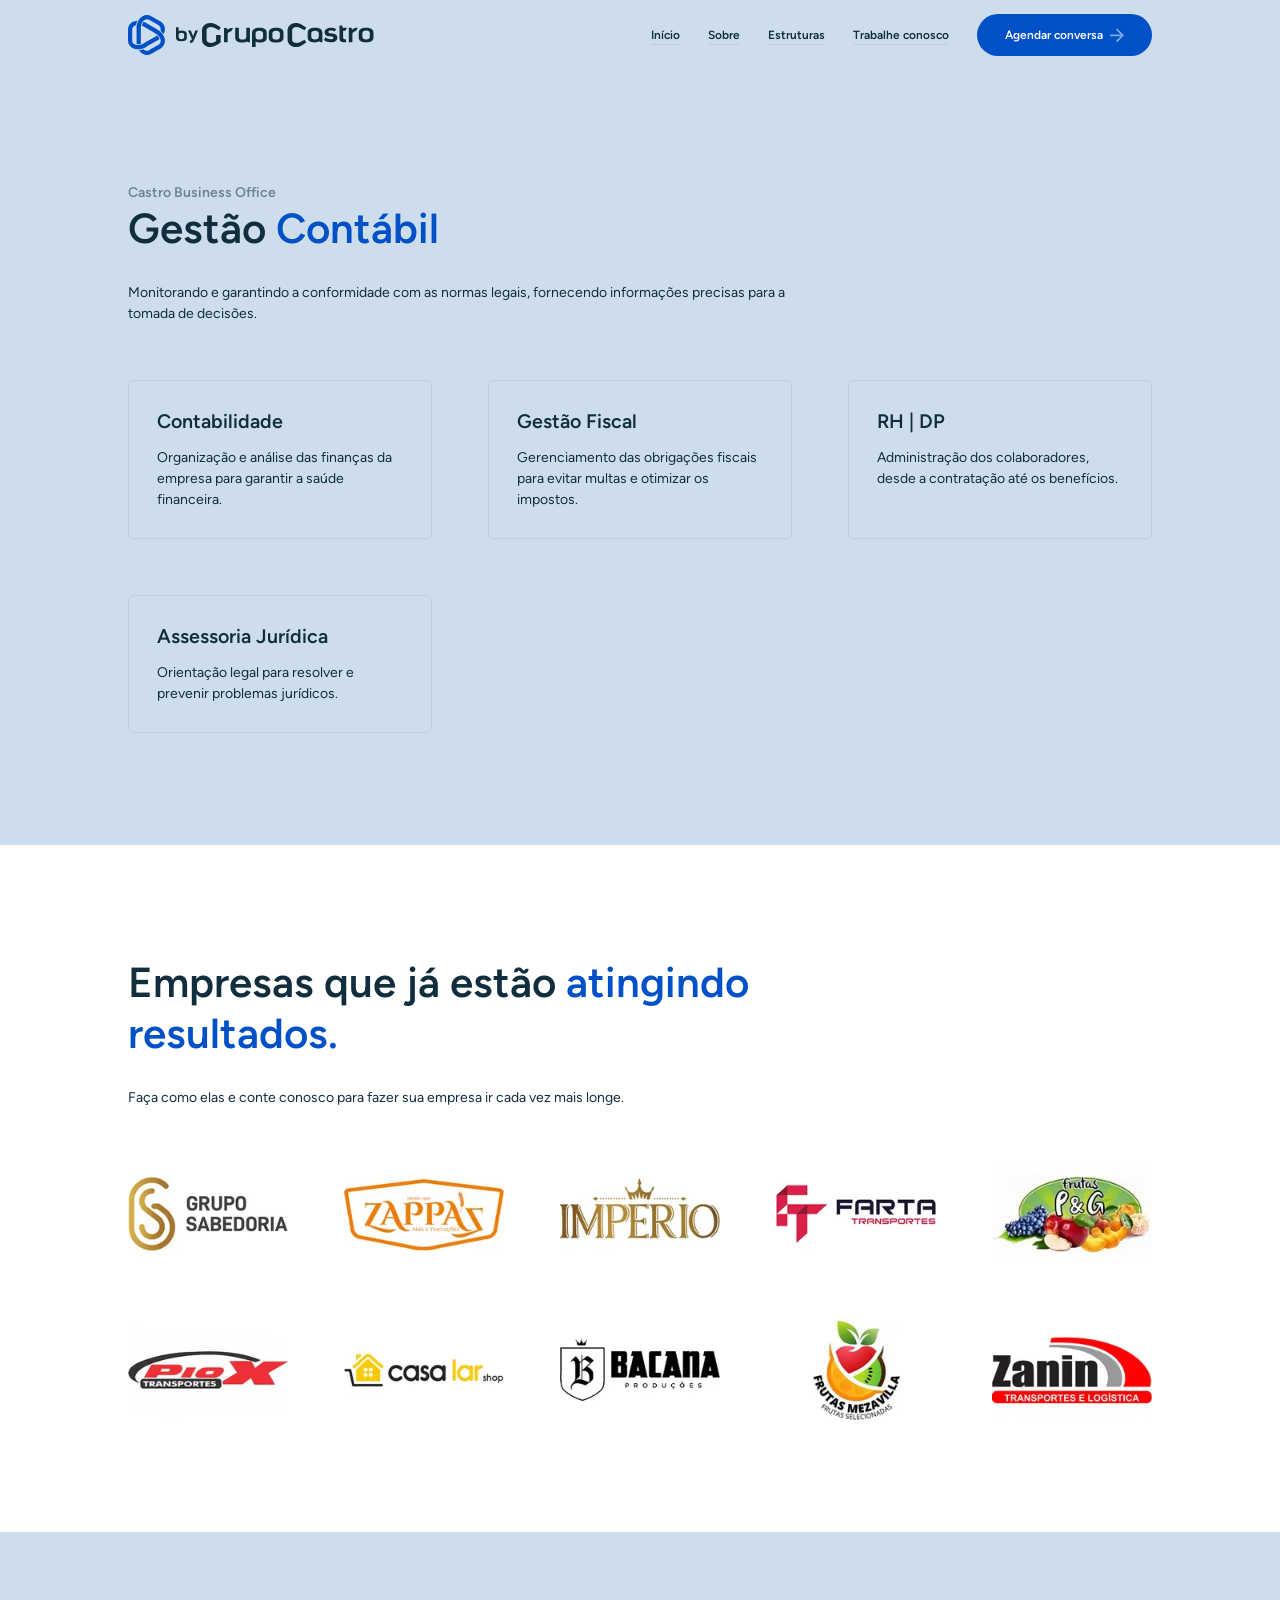
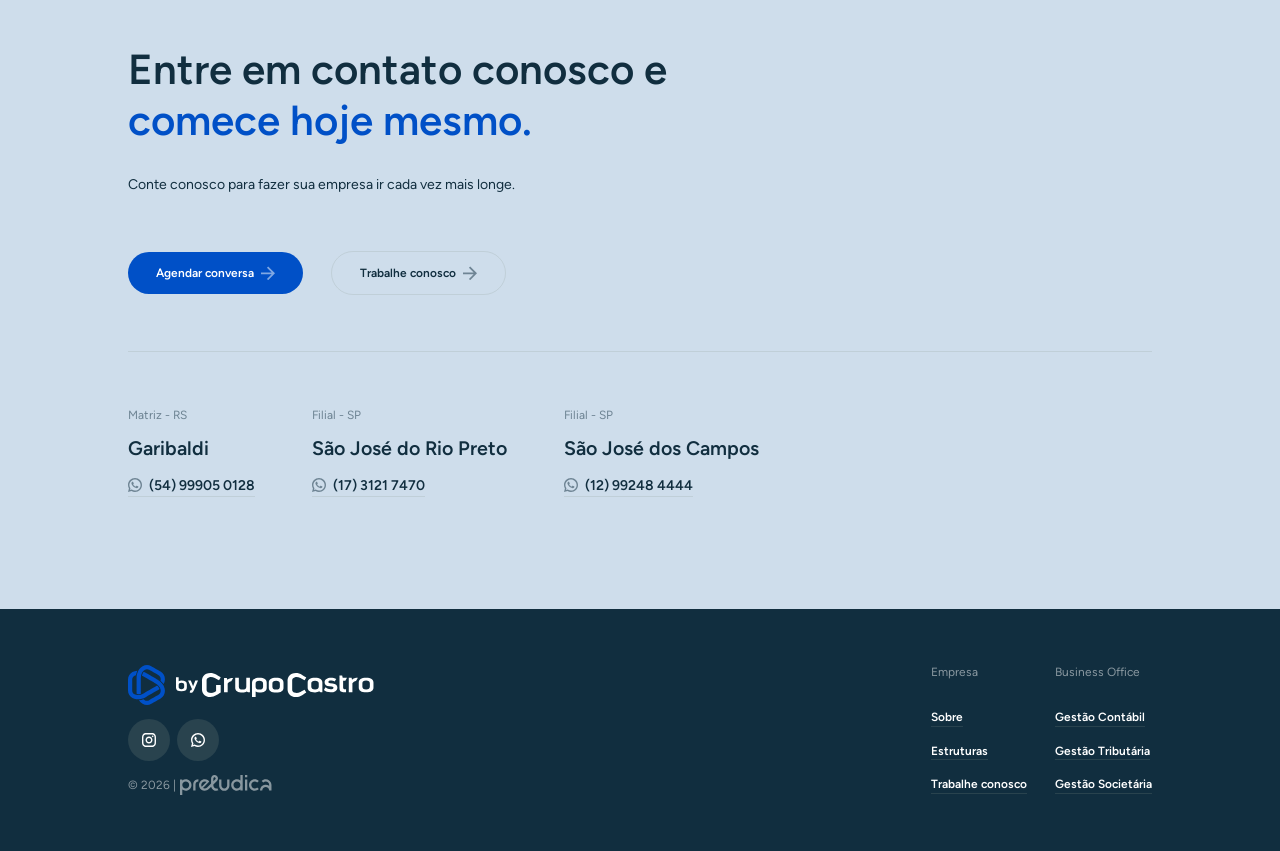
<file: contabil/index.html>
<!DOCTYPE html>
<html lang="pt" dir="ltr">
  <head>
    <meta charset="utf-8">
    <meta name="viewport" content="width=device-width, initial-scale=1">
    <link rel="stylesheet" href="../style.css">
    <link rel="preconnect" href="https://fonts.googleapis.com">
    <link rel="preconnect" href="https://fonts.gstatic.com" crossorigin>
    <link rel="preload" as="style" href="https://fonts.googleapis.com/css2?family=Onest:wght@100..900&display=swap" onload="this.onload=null;this.rel='stylesheet'">
    <noscript><link href="https://fonts.googleapis.com/css2?family=Onest:wght@100..900&display=swap" rel="stylesheet"></noscript>
    <link rel="icon" type="image/x-icon" href="../img/favicon.webp">
    <title>Gestão Contábil | Grupo Castro</title>
    <meta name="description" content="Gestao contabil completa para empresas. Conformidade legal e informacoes precisas para tomada de decisoes. Grupo Castro.">
    <link rel="canonical" href="https://bygrupocastro.com.br/contabil/">
    <meta property="og:type" content="website">
    <meta property="og:title" content="Gestao Contabil | Grupo Castro">
    <meta property="og:description" content="Gestao contabil completa para empresas. Conformidade legal e informacoes precisas para tomada de decisoes. Grupo Castro.">
    <meta property="og:image" content="https://bygrupocastro.com.br/img/featured.webp">
    <meta property="og:url" content="https://bygrupocastro.com.br/contabil/">
    <meta property="og:locale" content="pt_BR">
  <!-- Google Tag Manager -->
    <script>(function(w,d,s,l,i){w[l]=w[l]||[];w[l].push({'gtm.start':
    new Date().getTime(),event:'gtm.js'});var f=d.getElementsByTagName(s)[0],
    j=d.createElement(s),dl=l!='dataLayer'?'&l='+l:'';j.async=true;j.src=
    'https://www.googletagmanager.com/gtm.js?id='+i+dl;f.parentNode.insertBefore(j,f);
    })(window,document,'script','dataLayer','GTM-KR2CRSBW');</script>
    <!-- End Google Tag Manager -->
  </head>
  <body>

    <!-- Google Tag Manager (noscript) -->
    <noscript><iframe src="https://www.googletagmanager.com/ns.html?id=GTM-KR2CRSBW"
    height="0" width="0" style="display:none;visibility:hidden"></iframe></noscript>
    <!-- End Google Tag Manager (noscript) -->

    <header id="light-header">
      <div class="header-container">
        <div class="menu-nav">
          <a href="../">
            <img class="logo-icon" src="../img/icon/logo_dark.svg" alt="Logo Grupo Castro">
          </a>
          <div id="light-menu-toggle"></div>
        </div>
        <div class="light-menu-links">
          <span>
            <a id="button" class="dark-inline-button" href="../">Início</a>
            <a id="button" class="dark-inline-button" href="../#estruturas">Sobre</a>
            <a id="button" class="dark-inline-button" href="../#estruturas">Estruturas</a>
            <a id="button" class="dark-inline-button" href="../trabalhe-conosco/">Trabalhe conosco</a>
          </span>
          <span>
            <a id="button" class="blue-strong-button" href="https://cal.com/bygrupocastro/conversa" target="_blank" rel="noopener">Agendar conversa<svg id="icon" class="small-icon" viewBox="0 0 20 20"><path d="M15.2145 9.25012L8.5095 2.54511L10.2773 0.777344L20 10.5001L10.2773 20.2227L8.5095 18.455L15.2145 11.7501H0V9.25012H15.2145Z"></path></svg></a>
          </span>
        </div>
      </div>
    </header>

    <section id="light-hero">
      <div class="container">
        <div class="ver-item">
          <div class="ver-small hero-content">
            <span>
              <p><b>Castro Business Office</b></p>
              <h2>Gestão <span style="color: var(--blue);">Contábil</span></h2>
            </span>
            <p>Monitorando e garantindo a conformidade com as normas legais, fornecendo informações precisas para a tomada de decisões.</p>
          </div>
          <div id="servicos-desc" class="grid-item">
            <div class="card ver-small">
              <span class="ver-thin">
                <h4>Contabilidade</h4>
                <p>Organização e análise das finanças da empresa para garantir a saúde financeira.</p>
              </span>
            </div>
            <div class="card ver-small">
              <span class="ver-thin">
                <h4>Gestão Fiscal</h4>
                <p>Gerenciamento das obrigações fiscais para evitar multas e otimizar os impostos.</p>
              </span>
            </div>
            <div class="card ver-small">
              <span class="ver-thin">
                <h4>RH | DP</h4>
                <p>Administração dos colaboradores, desde a contratação até os benefícios.</p>
              </span>
            </div>
            <div class="card ver-small">
              <span class="ver-thin">
                <h4>Assessoria Jurídica</h4>
                <p>Orientação legal para resolver e prevenir problemas jurídicos.</p>
              </span>
            </div>
          </div>
        </div>
      </div>
    </section>

    <section>
      <div class="container">
        <div id="clientes" class="ver-item">
          <div class="ver-small hero-content">
            <h2>Empresas que já estão <span style="color: var(--blue);">atingindo resultados.</span></h2>
            <p>Faça como elas e conte conosco para fazer sua empresa ir cada vez mais longe.</p>
          </div>
          <div id="clientes-grid" class="grid-item">
            <img src="../img/clientes/sabedoria.webp" alt="Logo Grupo Sabedoria" width="200" height="125" loading="lazy">
            <img src="../img/clientes/zappas.webp" alt="Logo Zappas" width="200" height="125" loading="lazy">
            <img src="../img/clientes/imperio.webp" alt="Logo Imperio" width="200" height="125" loading="lazy">
            <img src="../img/clientes/farta.webp" alt="Logo Farta" width="200" height="125" loading="lazy">
            <img src="../img/clientes/pg.webp" alt="Logo PG" width="200" height="125" loading="lazy">
            <img src="../img/clientes/piox.webp" alt="Logo Piox" width="200" height="125" loading="lazy">
            <img src="../img/clientes/casalar.webp" alt="Logo Casa Lar" width="200" height="125" loading="lazy">
            <img src="../img/clientes/bacana.webp" alt="Logo Bacana" width="200" height="125" loading="lazy">
            <img src="../img/clientes/mezavilla.webp" alt="Logo Mezavilla" width="200" height="125" loading="lazy">
            <img src="../img/clientes/zanin.webp" alt="Logo Zanin" width="200" height="125" loading="lazy">
          </div>
        </div>
      </div>
    </section>

    <section id="cta">
      <div class="container">
        <div class="ver-item">
          <div class="ver-small hero-content">
            <h2>Entre em contato conosco e <span style="color: var(--blue);">comece hoje mesmo.</span></h2>
            <p>Conte conosco para fazer sua empresa ir cada vez mais longe.</p>
          </div>
          <div class="hor-small">
            <a id="button" class="blue-strong-button" href="https://cal.com/bygrupocastro/conversa" target="_blank" rel="noopener">Agendar conversa<svg id="icon" class="small-icon" viewBox="0 0 20 20"><path d="M15.2145 9.25012L8.5095 2.54511L10.2773 0.777344L20 10.5001L10.2773 20.2227L8.5095 18.455L15.2145 11.7501H0V9.25012H15.2145Z"></path></svg></a>
            <a id="button" class="alt-button" href="trabalhe-conosco/">Trabalhe conosco<svg id="icon" class="small-icon" viewBox="0 0 20 20"><path d="M15.2145 9.25012L8.5095 2.54511L10.2773 0.777344L20 10.5001L10.2773 20.2227L8.5095 18.455L15.2145 11.7501H0V9.25012H15.2145Z"></path></svg></a>
          </div>
          <div class="hl"></div>
          <div id="cta-contatos" class="hor-small">
            <div class="ver-thin">
              <small>Matriz - RS</small>
              <h4>Garibaldi</h4>
              <a id="button" class="dark-inline-button" href="https://wa.me/+5554999050128" target="_blank" rel="noopener"><svg id="icon" class="small-icon" viewBox="0 0 20 20"><path d="M5.25263 16.4944L5.97736 16.917C7.18811 17.623 8.56412 18 10 18C14.4183 18 18 14.4183 18 10C18 5.58172 14.4183 2 10 2C5.58172 2 2 5.58172 2 10C2 11.4363 2.37723 12.8128 3.08368 14.0238L3.50606 14.7478L2.85257 17.1494L5.25263 16.4944ZM0.00418019 20L1.35614 15.0315C0.49396 13.5536 0 11.8345 0 10C0 4.47715 4.47715 0 10 0C15.5228 0 20 4.47715 20 10C20 15.5228 15.5228 20 10 20C8.16612 20 6.44753 19.5064 4.96988 18.6447L0.00418019 20ZM6.39134 5.30833C6.52522 5.29892 6.65955 5.29748 6.79361 5.30402C6.84777 5.30758 6.90167 5.31384 6.95561 5.32007C7.11487 5.33846 7.29 5.43545 7.34888 5.56894C7.6472 6.24536 7.93666 6.92565 8.21722 7.60963C8.27912 7.76062 8.24182 7.95633 8.12402 8.1457C8.06422 8.2428 7.9703 8.379 7.8615 8.5183C7.74841 8.663 7.50501 8.9291 7.50501 8.9291C7.50501 8.9291 7.4064 9.0473 7.44357 9.1944C7.45805 9.25 7.50423 9.331 7.5461 9.3991C7.56929 9.4368 7.59082 9.4705 7.60479 9.4938C7.86071 9.9211 8.20472 10.3543 8.62492 10.7616C8.74532 10.8783 8.86212 10.9974 8.98772 11.108C9.45602 11.5209 9.98582 11.8583 10.558 12.1082L10.5631 12.1105C10.6476 12.1469 10.691 12.1668 10.8147 12.2193C10.8771 12.2457 10.9409 12.2685 11.0064 12.2858C11.0301 12.292 11.0544 12.2955 11.0788 12.2972C11.2405 12.3069 11.334 12.2032 11.3739 12.1555C12.0974 11.279 12.1636 11.2218 12.1686 11.2222V11.2238C12.2637 11.1236 12.4132 11.0888 12.5466 11.097C12.6075 11.1007 12.6681 11.1124 12.7235 11.1377C13.2553 11.3803 14.1248 11.7587 14.1248 11.7587L14.7063 12.0201C14.8037 12.0671 14.8926 12.1778 14.8969 12.2854C14.8995 12.3523 14.9067 12.4603 14.8828 12.6579C14.8515 12.9166 14.7728 13.2281 14.6946 13.3913C14.6396 13.5058 14.5684 13.6074 14.4856 13.6934C14.3733 13.81 14.2899 13.8808 14.1549 13.9814C14.0727 14.0426 14.0301 14.0714 14.0301 14.0714C13.8912 14.159 13.8129 14.2028 13.6474 14.2909C13.39 14.428 13.1056 14.5068 12.8143 14.5218C12.6286 14.5313 12.4434 14.5447 12.2579 14.5347C12.2497 14.5342 11.6897 14.4482 11.6897 14.4482C10.2678 14.0742 8.95282 13.3736 7.84936 12.402C7.62375 12.2034 7.41452 11.9885 7.20096 11.7759C6.3119 10.8908 5.63884 9.9364 5.23071 9.0336C5.02945 8.5884 4.90201 8.1116 4.9 7.62098C4.89631 7.01405 5.09501 6.4232 5.46471 5.94186C5.53759 5.84697 5.60676 5.74855 5.72611 5.63586C5.8525 5.51651 5.93294 5.45244 6.01959 5.40811C6.13509 5.34902 6.26195 5.31742 6.39134 5.30833Z"/></svg>(54) 99905 0128</a>
            </div>
            <div class="vl"></div>
            <div class="ver-thin">
              <small>Filial - SP</small>
              <h4>São José do Rio Preto</h4>
              <a id="button" class="dark-inline-button" href="https://wa.me/+551731217470" target="_blank" rel="noopener"><svg id="icon" class="small-icon" viewBox="0 0 20 20"><path d="M5.25263 16.4944L5.97736 16.917C7.18811 17.623 8.56412 18 10 18C14.4183 18 18 14.4183 18 10C18 5.58172 14.4183 2 10 2C5.58172 2 2 5.58172 2 10C2 11.4363 2.37723 12.8128 3.08368 14.0238L3.50606 14.7478L2.85257 17.1494L5.25263 16.4944ZM0.00418019 20L1.35614 15.0315C0.49396 13.5536 0 11.8345 0 10C0 4.47715 4.47715 0 10 0C15.5228 0 20 4.47715 20 10C20 15.5228 15.5228 20 10 20C8.16612 20 6.44753 19.5064 4.96988 18.6447L0.00418019 20ZM6.39134 5.30833C6.52522 5.29892 6.65955 5.29748 6.79361 5.30402C6.84777 5.30758 6.90167 5.31384 6.95561 5.32007C7.11487 5.33846 7.29 5.43545 7.34888 5.56894C7.6472 6.24536 7.93666 6.92565 8.21722 7.60963C8.27912 7.76062 8.24182 7.95633 8.12402 8.1457C8.06422 8.2428 7.9703 8.379 7.8615 8.5183C7.74841 8.663 7.50501 8.9291 7.50501 8.9291C7.50501 8.9291 7.4064 9.0473 7.44357 9.1944C7.45805 9.25 7.50423 9.331 7.5461 9.3991C7.56929 9.4368 7.59082 9.4705 7.60479 9.4938C7.86071 9.9211 8.20472 10.3543 8.62492 10.7616C8.74532 10.8783 8.86212 10.9974 8.98772 11.108C9.45602 11.5209 9.98582 11.8583 10.558 12.1082L10.5631 12.1105C10.6476 12.1469 10.691 12.1668 10.8147 12.2193C10.8771 12.2457 10.9409 12.2685 11.0064 12.2858C11.0301 12.292 11.0544 12.2955 11.0788 12.2972C11.2405 12.3069 11.334 12.2032 11.3739 12.1555C12.0974 11.279 12.1636 11.2218 12.1686 11.2222V11.2238C12.2637 11.1236 12.4132 11.0888 12.5466 11.097C12.6075 11.1007 12.6681 11.1124 12.7235 11.1377C13.2553 11.3803 14.1248 11.7587 14.1248 11.7587L14.7063 12.0201C14.8037 12.0671 14.8926 12.1778 14.8969 12.2854C14.8995 12.3523 14.9067 12.4603 14.8828 12.6579C14.8515 12.9166 14.7728 13.2281 14.6946 13.3913C14.6396 13.5058 14.5684 13.6074 14.4856 13.6934C14.3733 13.81 14.2899 13.8808 14.1549 13.9814C14.0727 14.0426 14.0301 14.0714 14.0301 14.0714C13.8912 14.159 13.8129 14.2028 13.6474 14.2909C13.39 14.428 13.1056 14.5068 12.8143 14.5218C12.6286 14.5313 12.4434 14.5447 12.2579 14.5347C12.2497 14.5342 11.6897 14.4482 11.6897 14.4482C10.2678 14.0742 8.95282 13.3736 7.84936 12.402C7.62375 12.2034 7.41452 11.9885 7.20096 11.7759C6.3119 10.8908 5.63884 9.9364 5.23071 9.0336C5.02945 8.5884 4.90201 8.1116 4.9 7.62098C4.89631 7.01405 5.09501 6.4232 5.46471 5.94186C5.53759 5.84697 5.60676 5.74855 5.72611 5.63586C5.8525 5.51651 5.93294 5.45244 6.01959 5.40811C6.13509 5.34902 6.26195 5.31742 6.39134 5.30833Z"/></svg>(17) 3121 7470</a>
            </div>
            <div class="vl"></div>
            <div class="ver-thin">
              <small>Filial - SP</small>
              <h4>São José dos Campos</h4>
              <a id="button" class="dark-inline-button" href="https://wa.me/+5512992484444" target="_blank" rel="noopener"><svg id="icon" class="small-icon" viewBox="0 0 20 20"><path d="M5.25263 16.4944L5.97736 16.917C7.18811 17.623 8.56412 18 10 18C14.4183 18 18 14.4183 18 10C18 5.58172 14.4183 2 10 2C5.58172 2 2 5.58172 2 10C2 11.4363 2.37723 12.8128 3.08368 14.0238L3.50606 14.7478L2.85257 17.1494L5.25263 16.4944ZM0.00418019 20L1.35614 15.0315C0.49396 13.5536 0 11.8345 0 10C0 4.47715 4.47715 0 10 0C15.5228 0 20 4.47715 20 10C20 15.5228 15.5228 20 10 20C8.16612 20 6.44753 19.5064 4.96988 18.6447L0.00418019 20ZM6.39134 5.30833C6.52522 5.29892 6.65955 5.29748 6.79361 5.30402C6.84777 5.30758 6.90167 5.31384 6.95561 5.32007C7.11487 5.33846 7.29 5.43545 7.34888 5.56894C7.6472 6.24536 7.93666 6.92565 8.21722 7.60963C8.27912 7.76062 8.24182 7.95633 8.12402 8.1457C8.06422 8.2428 7.9703 8.379 7.8615 8.5183C7.74841 8.663 7.50501 8.9291 7.50501 8.9291C7.50501 8.9291 7.4064 9.0473 7.44357 9.1944C7.45805 9.25 7.50423 9.331 7.5461 9.3991C7.56929 9.4368 7.59082 9.4705 7.60479 9.4938C7.86071 9.9211 8.20472 10.3543 8.62492 10.7616C8.74532 10.8783 8.86212 10.9974 8.98772 11.108C9.45602 11.5209 9.98582 11.8583 10.558 12.1082L10.5631 12.1105C10.6476 12.1469 10.691 12.1668 10.8147 12.2193C10.8771 12.2457 10.9409 12.2685 11.0064 12.2858C11.0301 12.292 11.0544 12.2955 11.0788 12.2972C11.2405 12.3069 11.334 12.2032 11.3739 12.1555C12.0974 11.279 12.1636 11.2218 12.1686 11.2222V11.2238C12.2637 11.1236 12.4132 11.0888 12.5466 11.097C12.6075 11.1007 12.6681 11.1124 12.7235 11.1377C13.2553 11.3803 14.1248 11.7587 14.1248 11.7587L14.7063 12.0201C14.8037 12.0671 14.8926 12.1778 14.8969 12.2854C14.8995 12.3523 14.9067 12.4603 14.8828 12.6579C14.8515 12.9166 14.7728 13.2281 14.6946 13.3913C14.6396 13.5058 14.5684 13.6074 14.4856 13.6934C14.3733 13.81 14.2899 13.8808 14.1549 13.9814C14.0727 14.0426 14.0301 14.0714 14.0301 14.0714C13.8912 14.159 13.8129 14.2028 13.6474 14.2909C13.39 14.428 13.1056 14.5068 12.8143 14.5218C12.6286 14.5313 12.4434 14.5447 12.2579 14.5347C12.2497 14.5342 11.6897 14.4482 11.6897 14.4482C10.2678 14.0742 8.95282 13.3736 7.84936 12.402C7.62375 12.2034 7.41452 11.9885 7.20096 11.7759C6.3119 10.8908 5.63884 9.9364 5.23071 9.0336C5.02945 8.5884 4.90201 8.1116 4.9 7.62098C4.89631 7.01405 5.09501 6.4232 5.46471 5.94186C5.53759 5.84697 5.60676 5.74855 5.72611 5.63586C5.8525 5.51651 5.93294 5.45244 6.01959 5.40811C6.13509 5.34902 6.26195 5.31742 6.39134 5.30833Z"/></svg>(12) 99248 4444</a>
            </div>
          </div>
        </div>
      </div>
    </section>

    <section id="footer">
      <div class="container">
        <div class="hor-item">
          <div class="ver-thin">
            <a href="./">
              <img class="logo-icon" src="../img/icon/logo_light.svg" alt="Logo Grupo Castro">
            </a>
            <span class="hor-thin">
              <a class="social-item" href="https://www.instagram.com/by.grupocastro" aria-label="Instagram Grupo Castro" target="_blank" rel="noopener"><svg id="icon" class="small-icon" viewBox="0 0 20 20"><path d="M10 6.99999C8.34261 6.99999 6.99999 8.34309 6.99999 9.99999C6.99999 11.6573 8.34311 13 10 13C11.6573 13 13 11.6569 13 9.99999C13 8.34269 11.6569 6.99999 10 6.99999ZM10 5C12.7604 5 15 7.23709 15 9.99999C15 12.7605 12.7629 15 10 15C7.23952 15 5 12.7629 5 9.99999C5 7.23952 7.23709 5 10 5ZM16.5 4.74915C16.5 5.43925 15.9392 5.99916 15.25 5.99916C14.5599 5.99916 14 5.43839 14 4.74915C14 4.0599 14.5607 3.5 15.25 3.5C15.9383 3.49913 16.5 4.0599 16.5 4.74915ZM10 2C7.52551 2 7.12219 2.00655 5.97128 2.0578C5.18717 2.09461 4.66155 2.20007 4.17318 2.38967C3.73918 2.55799 3.42611 2.75898 3.09254 3.09255C2.75769 3.4274 2.55706 3.73963 2.38942 4.17383C2.19938 4.66332 2.09395 5.1881 2.0578 5.97114C2.00605 7.07519 2 7.46104 2 9.99999C2 12.4745 2.00655 12.8778 2.05779 14.0286C2.09462 14.8124 2.20022 15.3388 2.38936 15.826C2.55812 16.2606 2.75952 16.5744 3.09148 16.9064C3.42765 17.2421 3.74081 17.4434 4.17089 17.6094C4.66521 17.8005 5.19049 17.9061 5.97113 17.9422C7.07519 17.9939 7.46104 18 10 18C12.4745 18 12.8778 17.9934 14.0286 17.9422C14.8107 17.9055 15.3375 17.7996 15.826 17.6106C16.2594 17.4423 16.5742 17.2402 16.9064 16.9085C17.2426 16.5718 17.4435 16.2594 17.6097 15.8283C17.8003 15.3358 17.9061 14.8098 17.9422 14.0289C17.9939 12.9248 18 12.5389 18 9.99999C18 7.52551 17.9934 7.1222 17.9422 5.97136C17.9054 5.18906 17.7995 4.66149 17.6103 4.17318C17.4424 3.74038 17.2407 3.42635 16.9074 3.09255C16.572 2.75715 16.2606 2.55693 15.8261 2.38942C15.337 2.19954 14.8114 2.09396 14.0288 2.05781C12.9248 2.00605 12.5389 2 10 2ZM10 0C12.7166 0 13.0558 0.00999993 14.1225 0.0599999C15.1866 0.10917 15.9125 0.2775 16.55 0.525C17.2091 0.779169 17.7658 1.1225 18.3216 1.67833C18.8766 2.23417 19.22 2.7925 19.475 3.45C19.7216 4.08667 19.89 4.81333 19.94 5.87749C19.9875 6.94416 20 7.28332 20 9.99999C20 12.7167 19.99 13.0558 19.94 14.1225C19.8908 15.1867 19.7216 15.9125 19.475 16.55C19.2208 17.2092 18.8766 17.7658 18.3216 18.3217C17.7658 18.8767 17.2066 19.22 16.55 19.475C15.9125 19.7217 15.1866 19.89 14.1225 19.94C13.0558 19.9875 12.7166 20 10 20C7.28332 20 6.94415 19.99 5.87749 19.94C4.81333 19.8908 4.08833 19.7217 3.45 19.475C2.79166 19.2208 2.23416 18.8767 1.67833 18.3217C1.1225 17.7658 0.779999 17.2067 0.525 16.55C0.2775 15.9125 0.11 15.1867 0.0600001 14.1225C0.0125002 13.0558 0 12.7167 0 9.99999C0 7.28332 0.0100002 6.94416 0.0600001 5.87749C0.10916 4.8125 0.2775 4.0875 0.525 3.45C0.779159 2.79167 1.1225 2.23417 1.67833 1.67833C2.23416 1.1225 2.7925 0.779999 3.45 0.525C4.0875 0.2775 4.8125 0.11 5.87749 0.0599999C6.94415 0.0124999 7.28332 0 10 0Z"/></svg></a>
              <a class="social-item" href="https://wa.me/+5554999050128" aria-label="WhatsApp Grupo Castro" target="_blank" rel="noopener"><svg id="icon" class="small-icon" viewBox="0 0 20 20"><path d="M5.25263 16.4944L5.97736 16.917C7.18811 17.623 8.56412 18 10 18C14.4183 18 18 14.4183 18 10C18 5.58172 14.4183 2 10 2C5.58172 2 2 5.58172 2 10C2 11.4363 2.37723 12.8128 3.08368 14.0238L3.50606 14.7478L2.85257 17.1494L5.25263 16.4944ZM0.00418019 20L1.35614 15.0315C0.49396 13.5536 0 11.8345 0 10C0 4.47715 4.47715 0 10 0C15.5228 0 20 4.47715 20 10C20 15.5228 15.5228 20 10 20C8.16612 20 6.44753 19.5064 4.96988 18.6447L0.00418019 20ZM6.39134 5.30833C6.52522 5.29892 6.65955 5.29748 6.79361 5.30402C6.84777 5.30758 6.90167 5.31384 6.95561 5.32007C7.11487 5.33846 7.29 5.43545 7.34888 5.56894C7.6472 6.24536 7.93666 6.92565 8.21722 7.60963C8.27912 7.76062 8.24182 7.95633 8.12402 8.1457C8.06422 8.2428 7.9703 8.379 7.8615 8.5183C7.74841 8.663 7.50501 8.9291 7.50501 8.9291C7.50501 8.9291 7.4064 9.0473 7.44357 9.1944C7.45805 9.25 7.50423 9.331 7.5461 9.3991C7.56929 9.4368 7.59082 9.4705 7.60479 9.4938C7.86071 9.9211 8.20472 10.3543 8.62492 10.7616C8.74532 10.8783 8.86212 10.9974 8.98772 11.108C9.45602 11.5209 9.98582 11.8583 10.558 12.1082L10.5631 12.1105C10.6476 12.1469 10.691 12.1668 10.8147 12.2193C10.8771 12.2457 10.9409 12.2685 11.0064 12.2858C11.0301 12.292 11.0544 12.2955 11.0788 12.2972C11.2405 12.3069 11.334 12.2032 11.3739 12.1555C12.0974 11.279 12.1636 11.2218 12.1686 11.2222V11.2238C12.2637 11.1236 12.4132 11.0888 12.5466 11.097C12.6075 11.1007 12.6681 11.1124 12.7235 11.1377C13.2553 11.3803 14.1248 11.7587 14.1248 11.7587L14.7063 12.0201C14.8037 12.0671 14.8926 12.1778 14.8969 12.2854C14.8995 12.3523 14.9067 12.4603 14.8828 12.6579C14.8515 12.9166 14.7728 13.2281 14.6946 13.3913C14.6396 13.5058 14.5684 13.6074 14.4856 13.6934C14.3733 13.81 14.2899 13.8808 14.1549 13.9814C14.0727 14.0426 14.0301 14.0714 14.0301 14.0714C13.8912 14.159 13.8129 14.2028 13.6474 14.2909C13.39 14.428 13.1056 14.5068 12.8143 14.5218C12.6286 14.5313 12.4434 14.5447 12.2579 14.5347C12.2497 14.5342 11.6897 14.4482 11.6897 14.4482C10.2678 14.0742 8.95282 13.3736 7.84936 12.402C7.62375 12.2034 7.41452 11.9885 7.20096 11.7759C6.3119 10.8908 5.63884 9.9364 5.23071 9.0336C5.02945 8.5884 4.90201 8.1116 4.9 7.62098C4.89631 7.01405 5.09501 6.4232 5.46471 5.94186C5.53759 5.84697 5.60676 5.74855 5.72611 5.63586C5.8525 5.51651 5.93294 5.45244 6.01959 5.40811C6.13509 5.34902 6.26195 5.31742 6.39134 5.30833Z"/></svg></a>
            </span>
            <small id="copyright" class="text-topic">© <script>document.write(new Date().getFullYear())</script> | <a href="https://preludica.com/" target="_blank" rel="noopener"><img src="../img/icon/logo_preludica.svg" alt="Preludica"></a></small>
          </div>
          <div class="hor-small">
            <div class="ver-small">
              <small>Empresa</small>
              <span class="ver-thin">
                <a id="button" class="dark-inline-button" href="../#estruturas">Sobre</a>
                <a id="button" class="dark-inline-button" href="../#estruturas">Estruturas</a>
                <a id="button" class="dark-inline-button" href="#">Trabalhe conosco</a>
              </span>
            </div>
            <div class="ver-small">
              <small>Business Office</small>
              <span class="ver-thin">
                <a id="button" class="dark-inline-button" href="../contabil/">Gestão Contábil</a>
                <a id="button" class="dark-inline-button" href="../tributaria/">Gestão Tributária</a>
                <a id="button" class="dark-inline-button" href="../societaria/">Gestão Societária</a>
              </span>
            </div>
          </div>
        </div>
      </div>
    </section>

    <script src="../js/script.js"></script>

  </body>
</html>
</file>
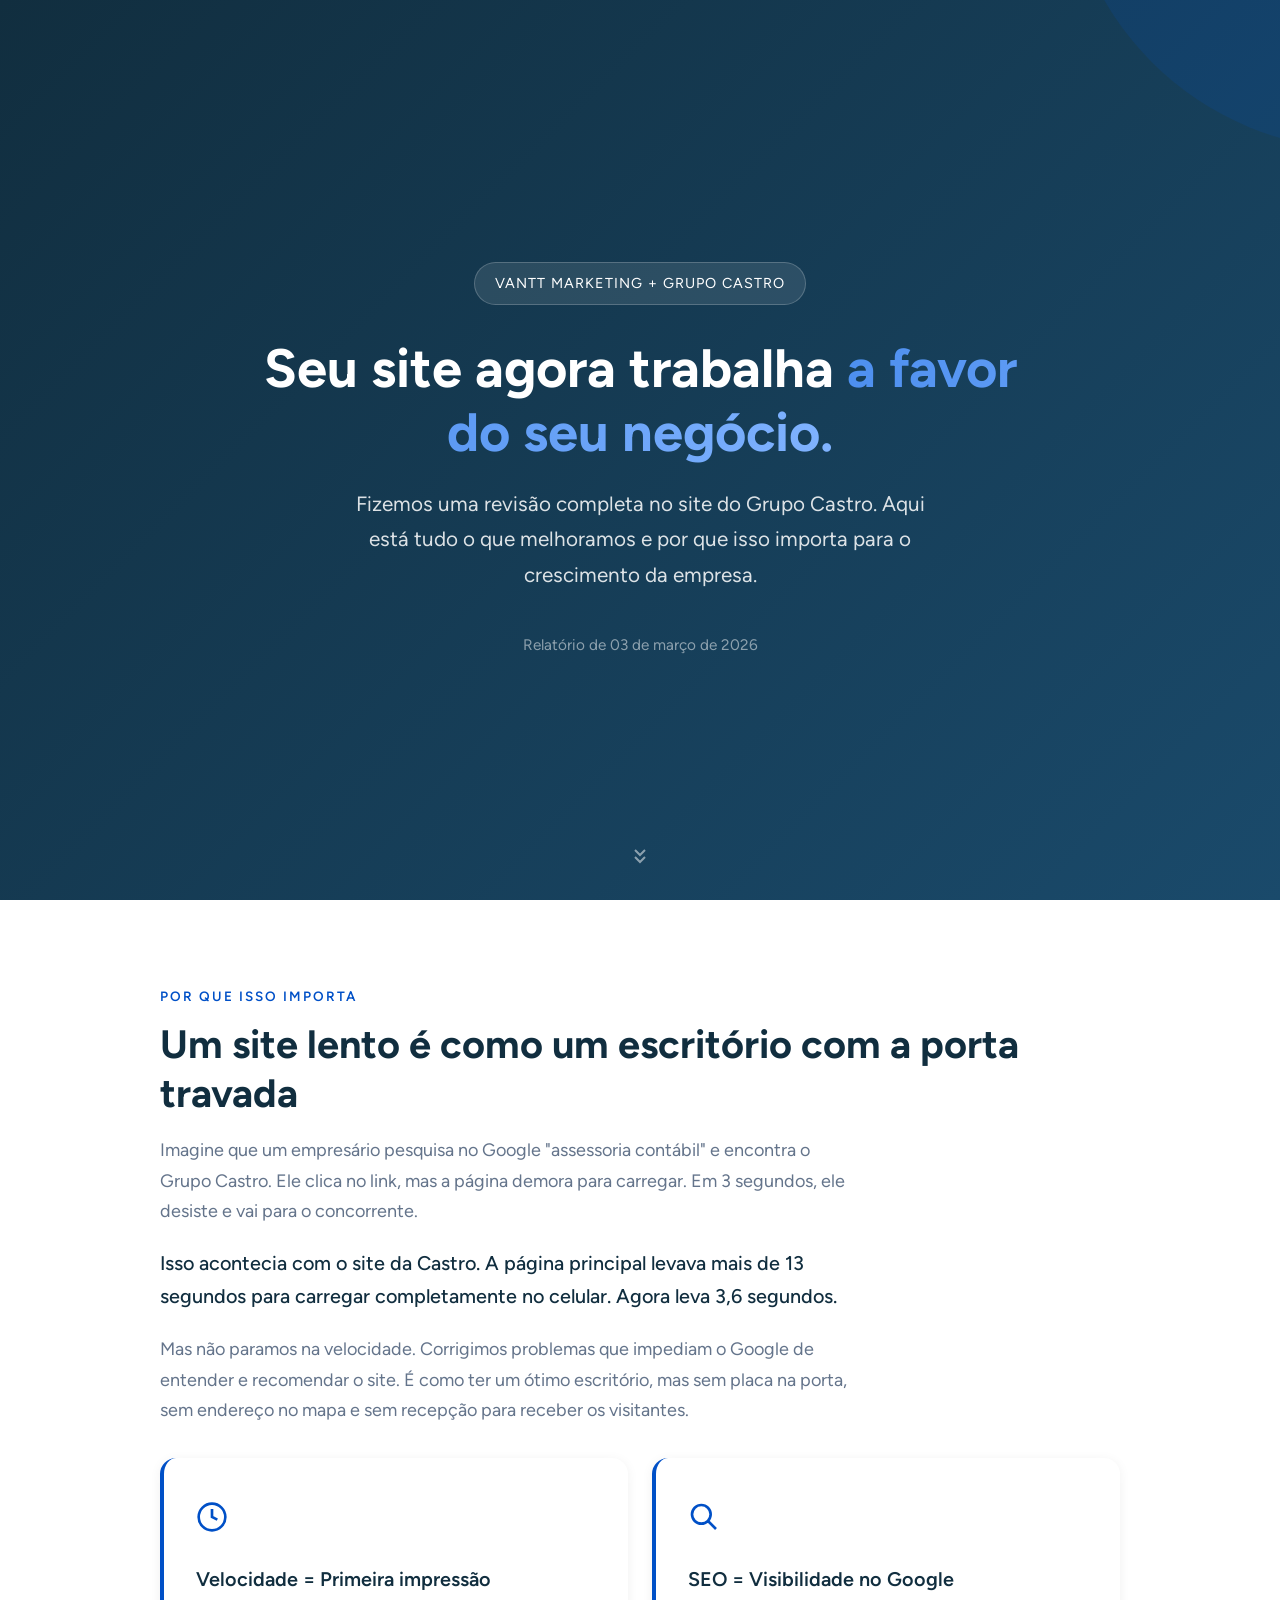
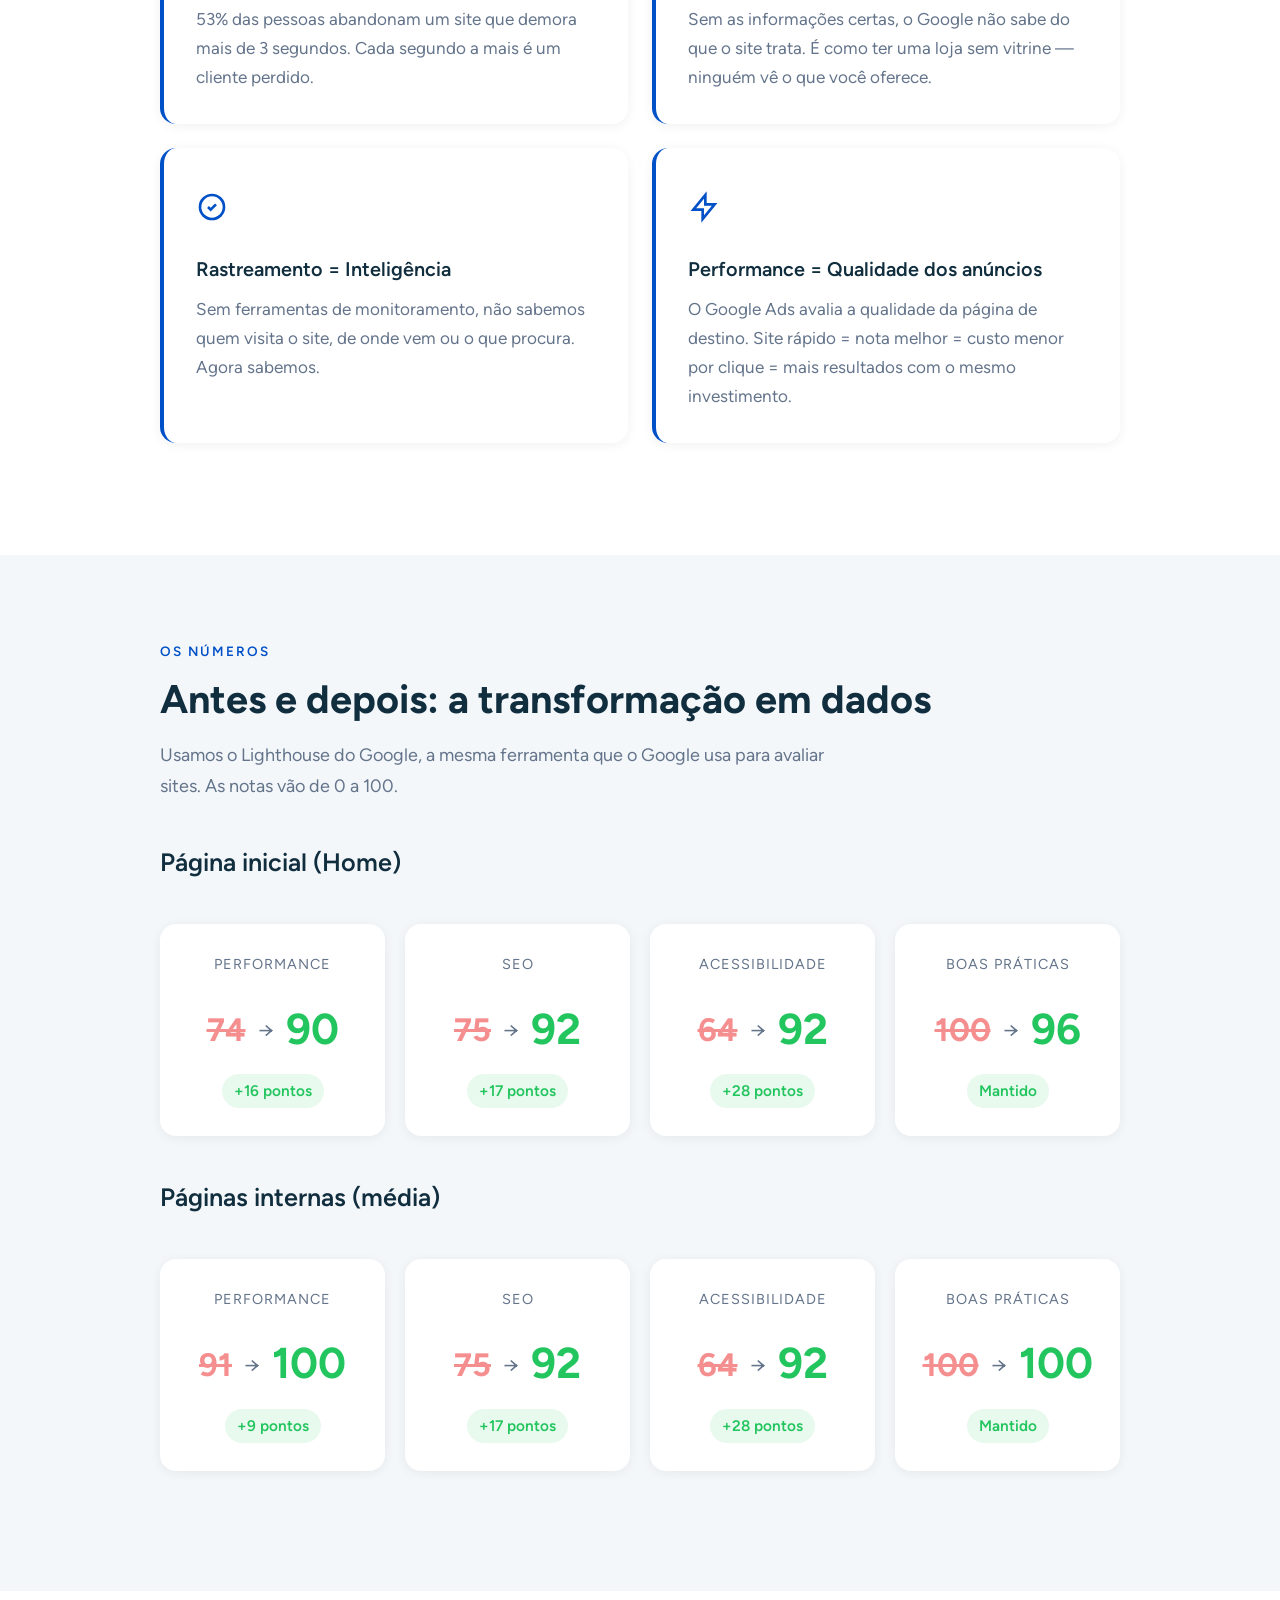
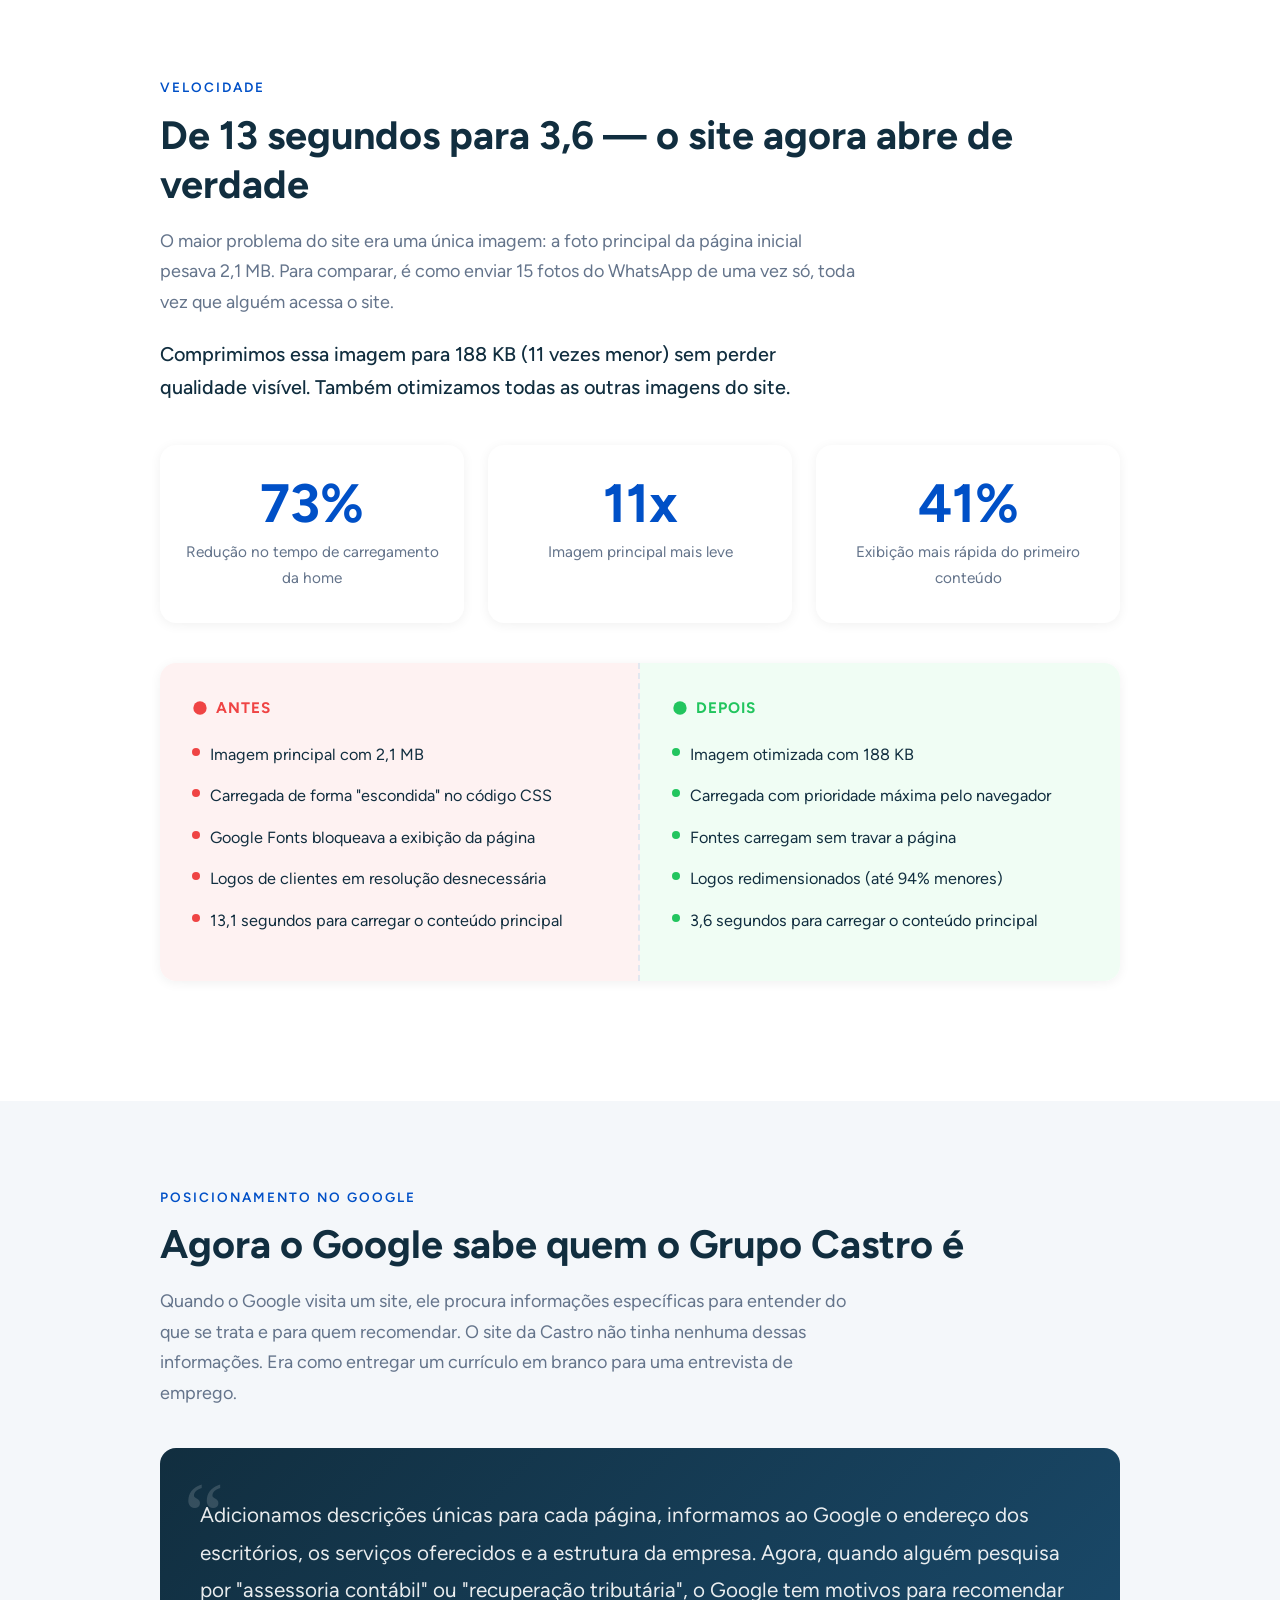
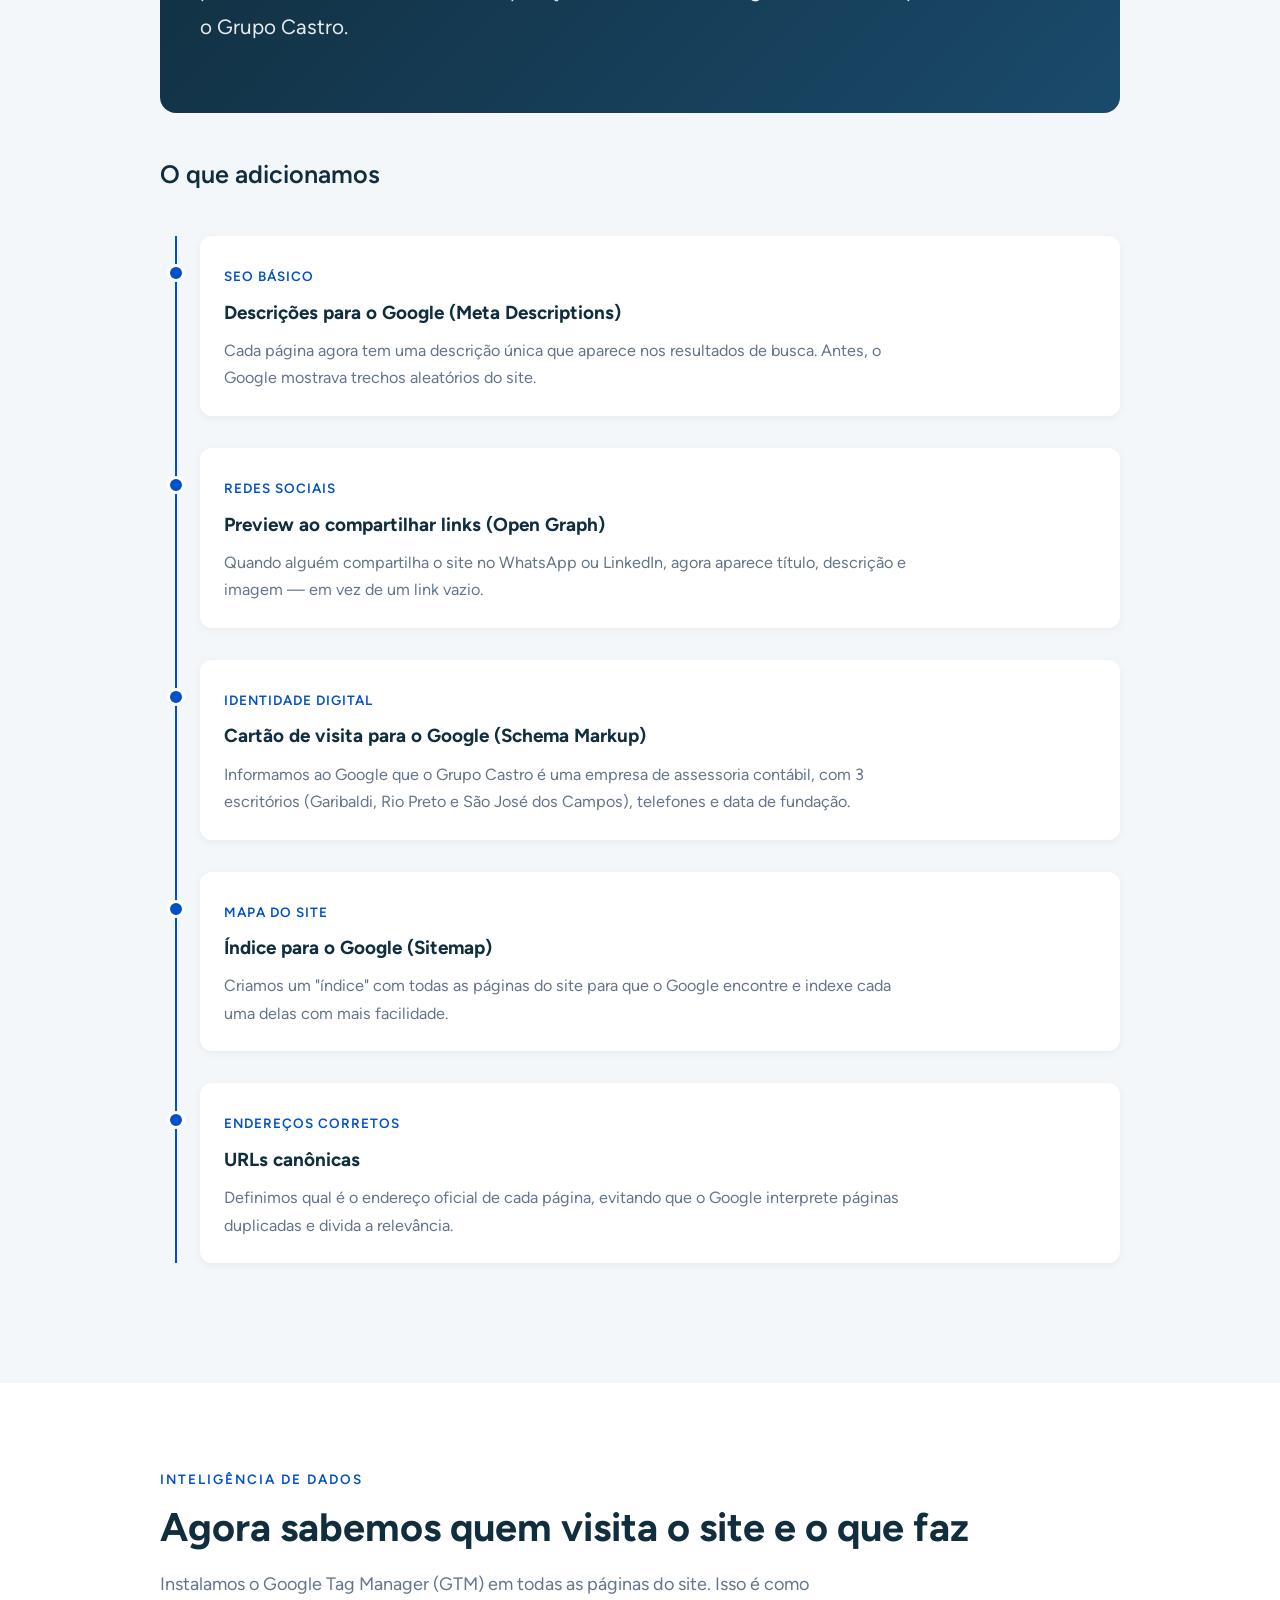
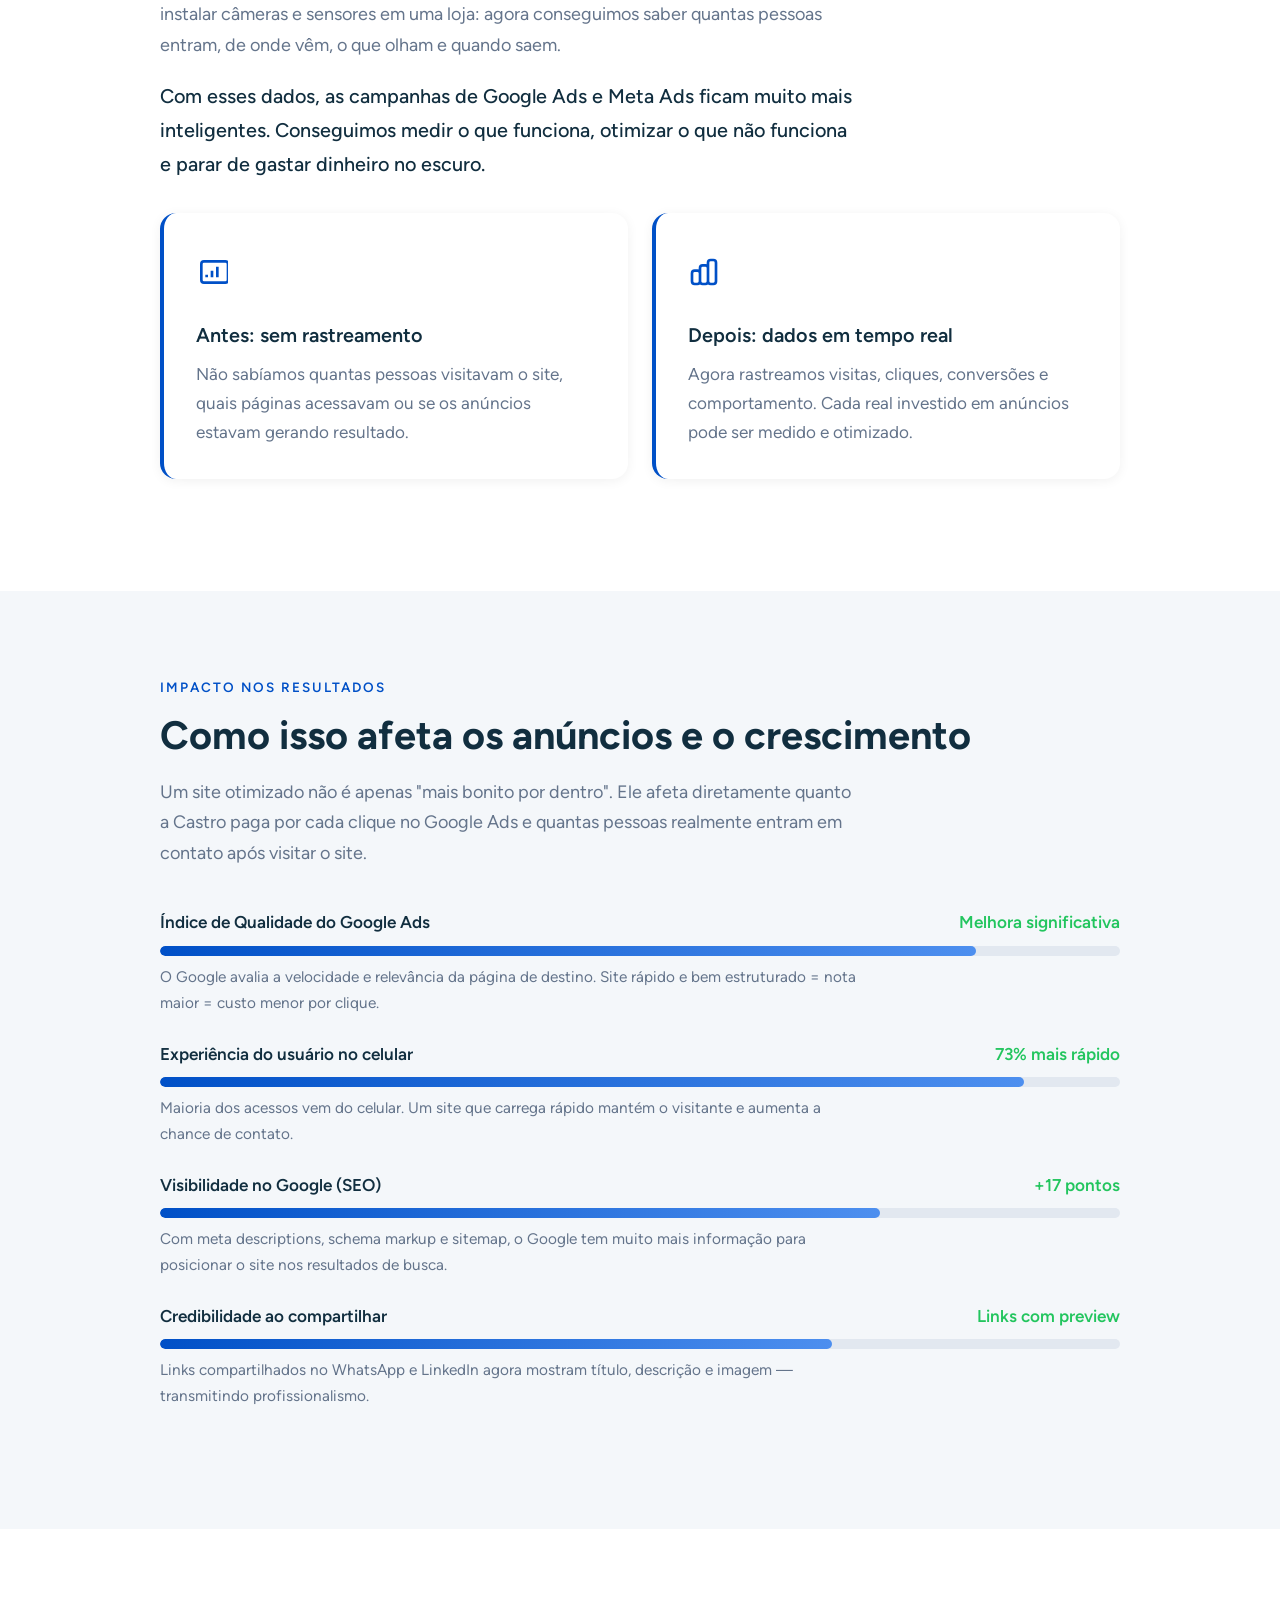
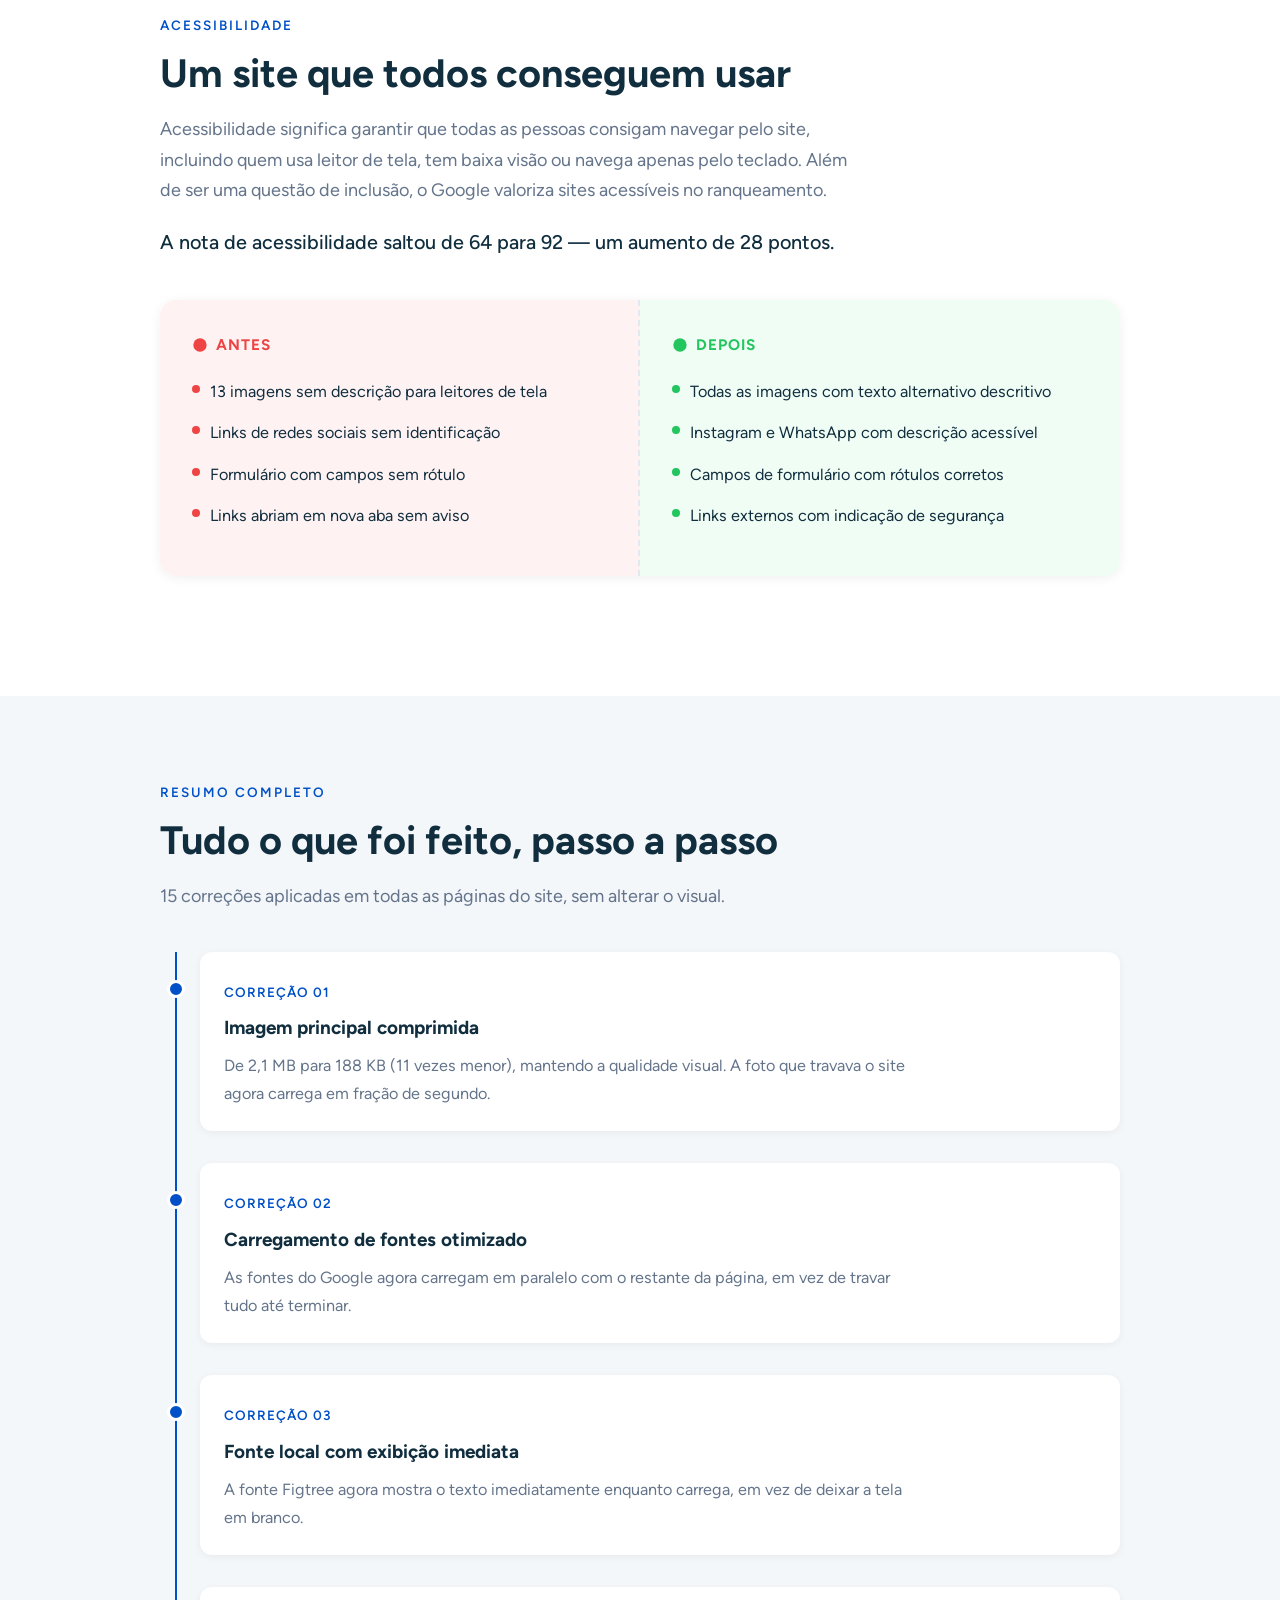
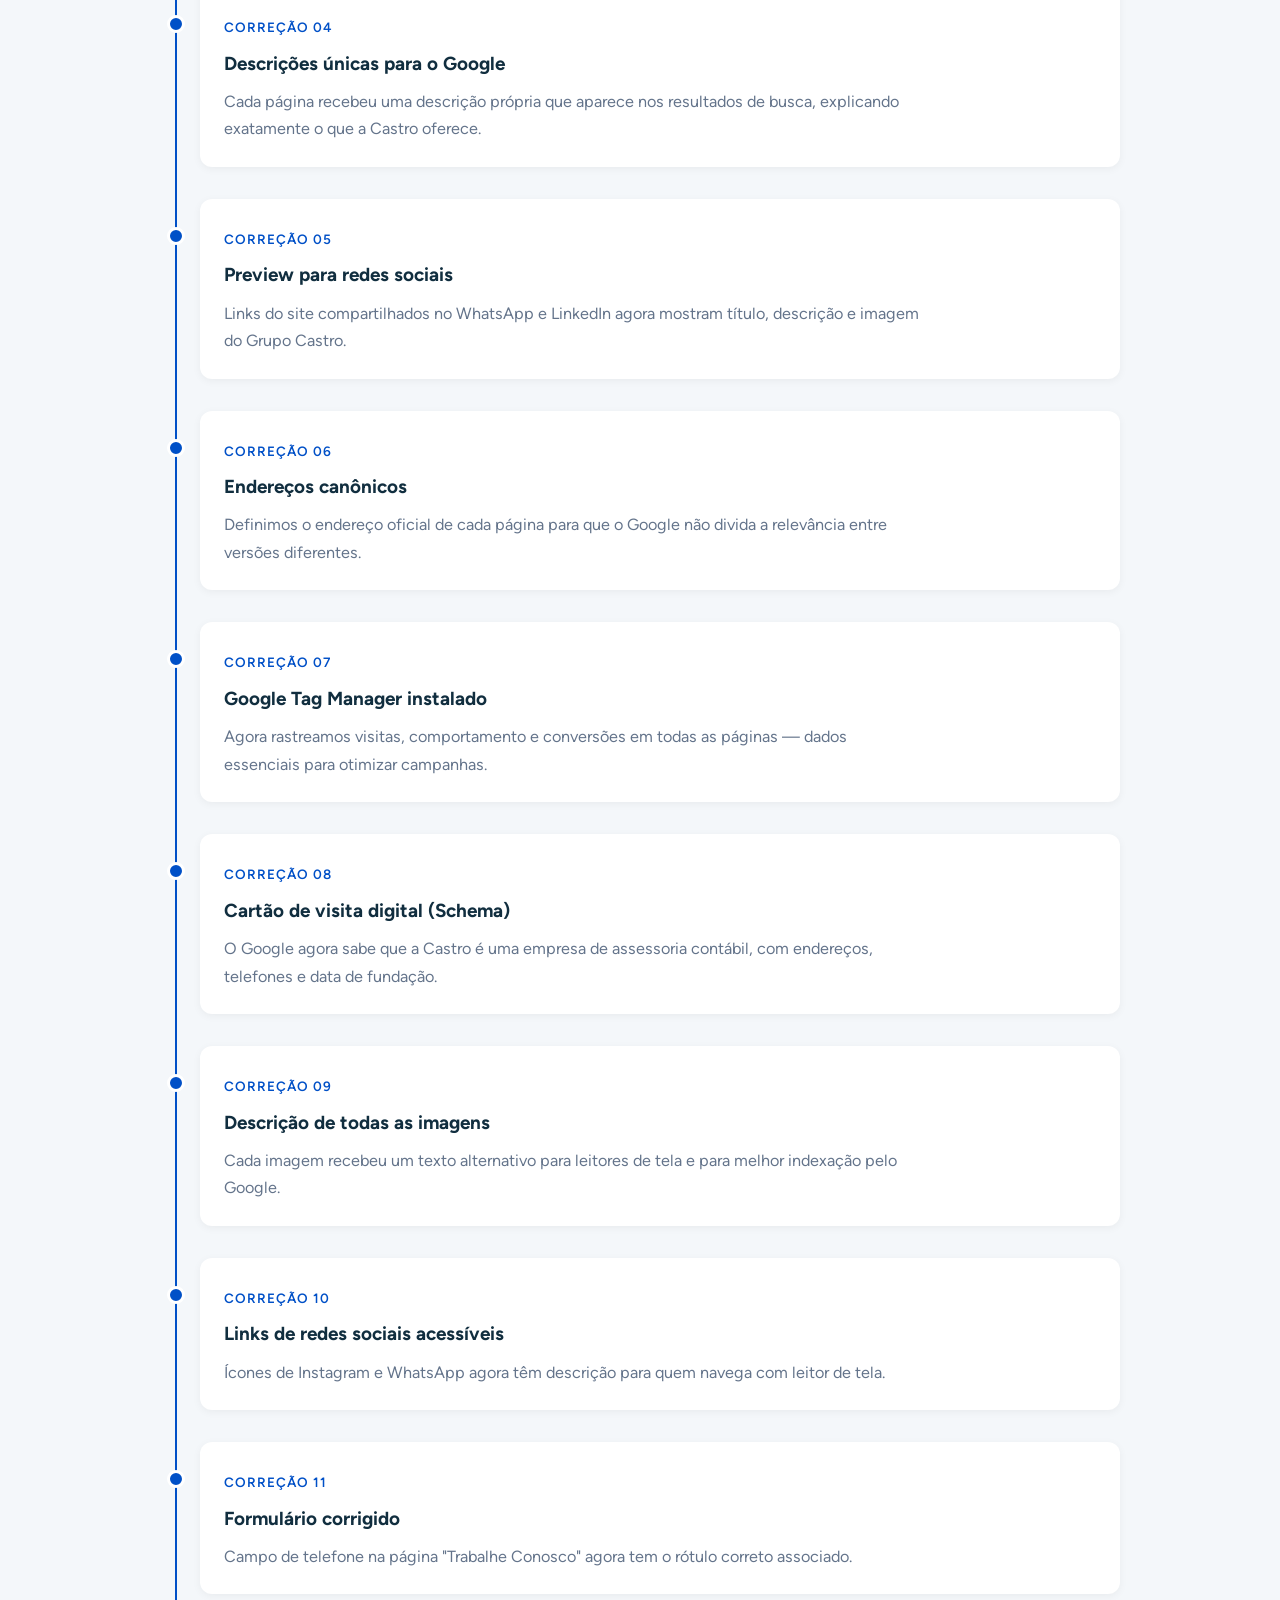
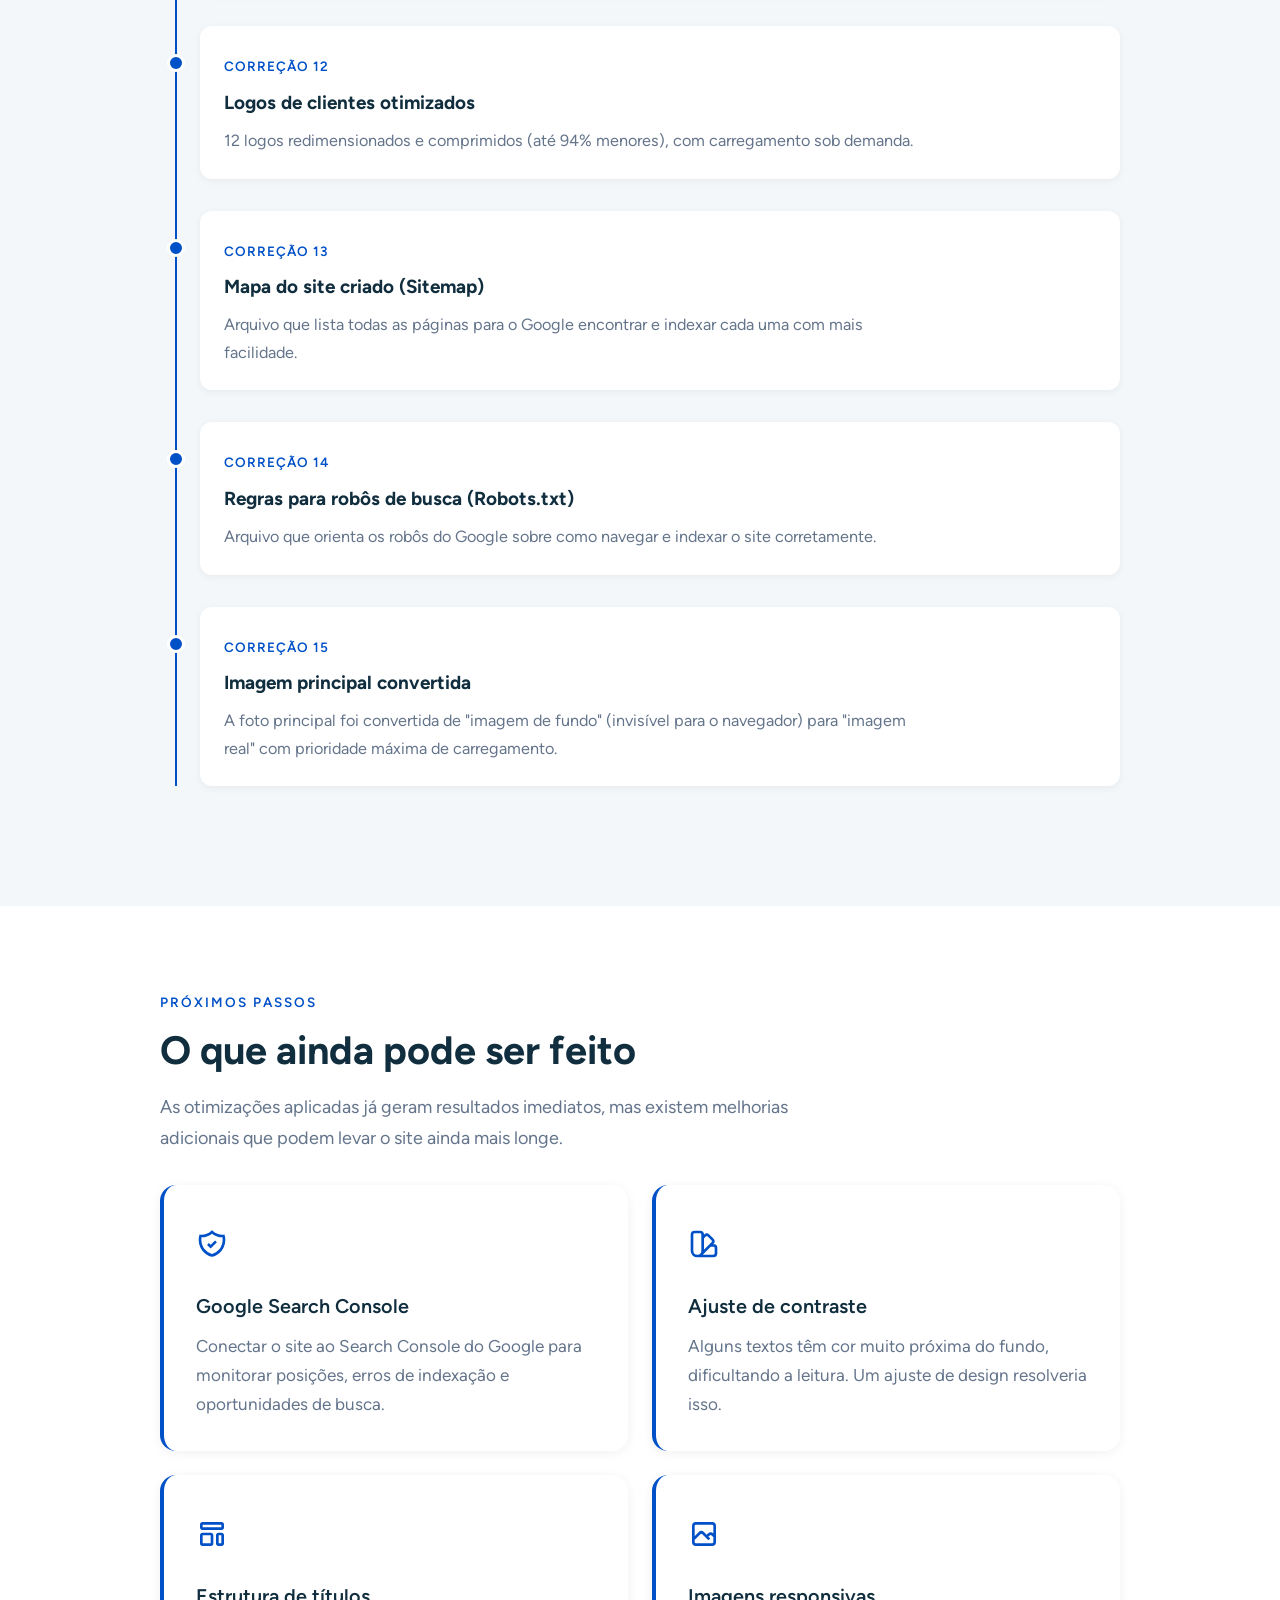
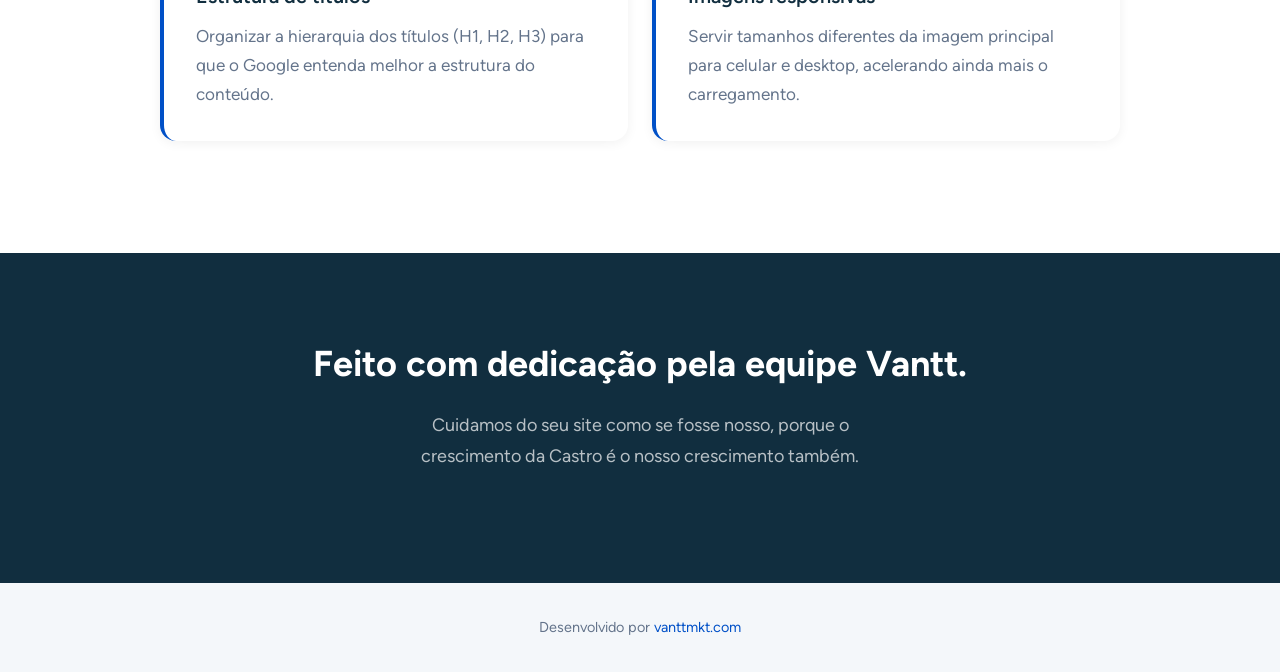
<file: relatorio-vantt/index.html>
<!DOCTYPE html>
<html lang="pt" dir="ltr">
<head>
  <meta charset="utf-8">
  <meta name="viewport" content="width=device-width, initial-scale=1">
  <meta name="robots" content="noindex, nofollow">
  <title>Relatório de Otimização | Grupo Castro + Vantt</title>
  <meta name="description" content="Relatório completo das otimizações realizadas no site do Grupo Castro pela Vantt Marketing.">
  <link rel="icon" type="image/x-icon" href="../img/favicon.webp">
  <link rel="preconnect" href="https://fonts.googleapis.com">
  <link rel="preconnect" href="https://fonts.gstatic.com" crossorigin>
  <link rel="preload" as="style" href="https://fonts.googleapis.com/css2?family=Onest:wght@100..900&display=swap" onload="this.onload=null;this.rel='stylesheet'">
  <noscript><link href="https://fonts.googleapis.com/css2?family=Onest:wght@100..900&display=swap" rel="stylesheet"></noscript>
  <link rel="stylesheet" href="style.css">
</head>
<body>

  <!-- ====== HERO ====== -->
  <section class="hero">
    <div class="hero-badge">Vantt Marketing + Grupo Castro</div>
    <h1>Seu site agora trabalha <span>a favor do seu negócio.</span></h1>
    <p>Fizemos uma revisão completa no site do Grupo Castro. Aqui está tudo o que melhoramos e por que isso importa para o crescimento da empresa.</p>
    <span class="hero-date">Relatório de 03 de março de 2026</span>
    <div class="scroll-indicator">
      <svg width="24" height="24" fill="none" stroke="currentColor" stroke-width="2" viewBox="0 0 24 24"><path d="M7 13l5 5 5-5M7 6l5 5 5-5"/></svg>
    </div>
  </section>

  <!-- ====== POR QUE ISSO IMPORTA ====== -->
  <section class="section">
    <div class="container">
      <span class="section-label">Por que isso importa</span>
      <h2>Um site lento é como um escritório com a porta travada</h2>

      <p>Imagine que um empresário pesquisa no Google "assessoria contábil" e encontra o Grupo Castro. Ele clica no link, mas a página demora para carregar. Em 3 segundos, ele desiste e vai para o concorrente.</p>

      <p class="emphasis">Isso acontecia com o site da Castro. A página principal levava mais de 13 segundos para carregar completamente no celular. Agora leva 3,6 segundos.</p>

      <p>Mas não paramos na velocidade. Corrigimos problemas que impediam o Google de entender e recomendar o site. É como ter um ótimo escritório, mas sem placa na porta, sem endereço no mapa e sem recepção para receber os visitantes.</p>

      <div class="analogy-grid fade-in">
        <div class="analogy-card">
          <div class="icon">
            <svg width="32" height="32" fill="none" stroke="var(--blue)" stroke-width="2" viewBox="0 0 24 24"><circle cx="12" cy="12" r="10"/><path d="M12 6v6l4 2"/></svg>
          </div>
          <h4>Velocidade = Primeira impressão</h4>
          <p>53% das pessoas abandonam um site que demora mais de 3 segundos. Cada segundo a mais é um cliente perdido.</p>
        </div>
        <div class="analogy-card">
          <div class="icon">
            <svg width="32" height="32" fill="none" stroke="var(--blue)" stroke-width="2" viewBox="0 0 24 24"><path d="M21 21l-6-6m2-5a7 7 0 11-14 0 7 7 0 0114 0z"/></svg>
          </div>
          <h4>SEO = Visibilidade no Google</h4>
          <p>Sem as informações certas, o Google não sabe do que o site trata. É como ter uma loja sem vitrine — ninguém vê o que você oferece.</p>
        </div>
        <div class="analogy-card">
          <div class="icon">
            <svg width="32" height="32" fill="none" stroke="var(--blue)" stroke-width="2" viewBox="0 0 24 24"><path d="M9 12l2 2 4-4m6 2a9 9 0 11-18 0 9 9 0 0118 0z"/></svg>
          </div>
          <h4>Rastreamento = Inteligência</h4>
          <p>Sem ferramentas de monitoramento, não sabemos quem visita o site, de onde vem ou o que procura. Agora sabemos.</p>
        </div>
        <div class="analogy-card">
          <div class="icon">
            <svg width="32" height="32" fill="none" stroke="var(--blue)" stroke-width="2" viewBox="0 0 24 24"><path d="M13 10V3L4 14h7v7l9-11h-7z"/></svg>
          </div>
          <h4>Performance = Qualidade dos anúncios</h4>
          <p>O Google Ads avalia a qualidade da página de destino. Site rápido = nota melhor = custo menor por clique = mais resultados com o mesmo investimento.</p>
        </div>
      </div>
    </div>
  </section>

  <!-- ====== NÚMEROS ====== -->
  <section class="section section-alt">
    <div class="container">
      <span class="section-label">Os números</span>
      <h2>Antes e depois: a transformação em dados</h2>
      <p>Usamos o Lighthouse do Google, a mesma ferramenta que o Google usa para avaliar sites. As notas vão de 0 a 100.</p>

      <h3>Página inicial (Home)</h3>
      <div class="score-grid fade-in">
        <div class="score-card">
          <div class="label">Performance</div>
          <div class="score-comparison">
            <span class="score-before">74</span>
            <span class="score-arrow">&rarr;</span>
            <span class="score-after score-green" data-target="90" data-start="74">74</span>
          </div>
          <span class="score-change">+16 pontos</span>
        </div>
        <div class="score-card">
          <div class="label">SEO</div>
          <div class="score-comparison">
            <span class="score-before">75</span>
            <span class="score-arrow">&rarr;</span>
            <span class="score-after score-green" data-target="92" data-start="75">75</span>
          </div>
          <span class="score-change">+17 pontos</span>
        </div>
        <div class="score-card">
          <div class="label">Acessibilidade</div>
          <div class="score-comparison">
            <span class="score-before">64</span>
            <span class="score-arrow">&rarr;</span>
            <span class="score-after score-green" data-target="92" data-start="64">64</span>
          </div>
          <span class="score-change">+28 pontos</span>
        </div>
        <div class="score-card">
          <div class="label">Boas Práticas</div>
          <div class="score-comparison">
            <span class="score-before">100</span>
            <span class="score-arrow">&rarr;</span>
            <span class="score-after score-green" data-target="96" data-start="96">96</span>
          </div>
          <span class="score-change">Mantido</span>
        </div>
      </div>

      <h3>Páginas internas (média)</h3>
      <div class="score-grid fade-in">
        <div class="score-card">
          <div class="label">Performance</div>
          <div class="score-comparison">
            <span class="score-before">91</span>
            <span class="score-arrow">&rarr;</span>
            <span class="score-after score-green" data-target="100" data-start="91">91</span>
          </div>
          <span class="score-change">+9 pontos</span>
        </div>
        <div class="score-card">
          <div class="label">SEO</div>
          <div class="score-comparison">
            <span class="score-before">75</span>
            <span class="score-arrow">&rarr;</span>
            <span class="score-after score-green" data-target="92" data-start="75">75</span>
          </div>
          <span class="score-change">+17 pontos</span>
        </div>
        <div class="score-card">
          <div class="label">Acessibilidade</div>
          <div class="score-comparison">
            <span class="score-before">64</span>
            <span class="score-arrow">&rarr;</span>
            <span class="score-after score-green" data-target="92" data-start="64">64</span>
          </div>
          <span class="score-change">+28 pontos</span>
        </div>
        <div class="score-card">
          <div class="label">Boas Práticas</div>
          <div class="score-comparison">
            <span class="score-before">100</span>
            <span class="score-arrow">&rarr;</span>
            <span class="score-after score-green" data-target="100" data-start="100">100</span>
          </div>
          <span class="score-change">Mantido</span>
        </div>
      </div>
    </div>
  </section>

  <!-- ====== VELOCIDADE ====== -->
  <section class="section">
    <div class="container">
      <span class="section-label">Velocidade</span>
      <h2>De 13 segundos para 3,6 — o site agora abre de verdade</h2>

      <p>O maior problema do site era uma única imagem: a foto principal da página inicial pesava 2,1 MB. Para comparar, é como enviar 15 fotos do WhatsApp de uma vez só, toda vez que alguém acessa o site.</p>

      <p class="emphasis">Comprimimos essa imagem para 188 KB (11 vezes menor) sem perder qualidade visível. Também otimizamos todas as outras imagens do site.</p>

      <div class="metric-highlight fade-in">
        <div class="metric-box">
          <div class="big-number" data-target="73" data-suffix="%">0%</div>
          <div class="metric-label">Redução no tempo de carregamento da home</div>
        </div>
        <div class="metric-box">
          <div class="big-number" data-target="11" data-suffix="x">0x</div>
          <div class="metric-label">Imagem principal mais leve</div>
        </div>
        <div class="metric-box">
          <div class="big-number" data-target="41" data-suffix="%">0%</div>
          <div class="metric-label">Exibição mais rápida do primeiro conteúdo</div>
        </div>
      </div>

      <div class="before-after fade-in">
        <div class="ba-side ba-before">
          <h4>
            <svg width="16" height="16" fill="var(--red)" viewBox="0 0 24 24"><circle cx="12" cy="12" r="10"/></svg>
            Antes
          </h4>
          <div class="ba-item"><span class="dot"></span><span>Imagem principal com 2,1 MB</span></div>
          <div class="ba-item"><span class="dot"></span><span>Carregada de forma "escondida" no código CSS</span></div>
          <div class="ba-item"><span class="dot"></span><span>Google Fonts bloqueava a exibição da página</span></div>
          <div class="ba-item"><span class="dot"></span><span>Logos de clientes em resolução desnecessária</span></div>
          <div class="ba-item"><span class="dot"></span><span>13,1 segundos para carregar o conteúdo principal</span></div>
        </div>
        <div class="ba-side ba-after">
          <h4>
            <svg width="16" height="16" fill="var(--green)" viewBox="0 0 24 24"><circle cx="12" cy="12" r="10"/></svg>
            Depois
          </h4>
          <div class="ba-item"><span class="dot"></span><span>Imagem otimizada com 188 KB</span></div>
          <div class="ba-item"><span class="dot"></span><span>Carregada com prioridade máxima pelo navegador</span></div>
          <div class="ba-item"><span class="dot"></span><span>Fontes carregam sem travar a página</span></div>
          <div class="ba-item"><span class="dot"></span><span>Logos redimensionados (até 94% menores)</span></div>
          <div class="ba-item"><span class="dot"></span><span>3,6 segundos para carregar o conteúdo principal</span></div>
        </div>
      </div>
    </div>
  </section>

  <!-- ====== SEO ====== -->
  <section class="section section-alt">
    <div class="container">
      <span class="section-label">Posicionamento no Google</span>
      <h2>Agora o Google sabe quem o Grupo Castro é</h2>

      <p>Quando o Google visita um site, ele procura informações específicas para entender do que se trata e para quem recomendar. O site da Castro não tinha nenhuma dessas informações. Era como entregar um currículo em branco para uma entrevista de emprego.</p>

      <div class="quote-block fade-in">
        <p>Adicionamos descrições únicas para cada página, informamos ao Google o endereço dos escritórios, os serviços oferecidos e a estrutura da empresa. Agora, quando alguém pesquisa por "assessoria contábil" ou "recuperação tributária", o Google tem motivos para recomendar o Grupo Castro.</p>
      </div>

      <h3>O que adicionamos</h3>
      <div class="timeline fade-in">
        <div class="timeline-item">
          <span class="step-number">SEO Básico</span>
          <h4>Descrições para o Google (Meta Descriptions)</h4>
          <p>Cada página agora tem uma descrição única que aparece nos resultados de busca. Antes, o Google mostrava trechos aleatórios do site.</p>
        </div>
        <div class="timeline-item">
          <span class="step-number">Redes Sociais</span>
          <h4>Preview ao compartilhar links (Open Graph)</h4>
          <p>Quando alguém compartilha o site no WhatsApp ou LinkedIn, agora aparece título, descrição e imagem — em vez de um link vazio.</p>
        </div>
        <div class="timeline-item">
          <span class="step-number">Identidade Digital</span>
          <h4>Cartão de visita para o Google (Schema Markup)</h4>
          <p>Informamos ao Google que o Grupo Castro é uma empresa de assessoria contábil, com 3 escritórios (Garibaldi, Rio Preto e São José dos Campos), telefones e data de fundação.</p>
        </div>
        <div class="timeline-item">
          <span class="step-number">Mapa do Site</span>
          <h4>Índice para o Google (Sitemap)</h4>
          <p>Criamos um "índice" com todas as páginas do site para que o Google encontre e indexe cada uma delas com mais facilidade.</p>
        </div>
        <div class="timeline-item">
          <span class="step-number">Endereços Corretos</span>
          <h4>URLs canônicas</h4>
          <p>Definimos qual é o endereço oficial de cada página, evitando que o Google interprete páginas duplicadas e divida a relevância.</p>
        </div>
      </div>
    </div>
  </section>

  <!-- ====== RASTREAMENTO ====== -->
  <section class="section">
    <div class="container">
      <span class="section-label">Inteligência de dados</span>
      <h2>Agora sabemos quem visita o site e o que faz</h2>

      <p>Instalamos o Google Tag Manager (GTM) em todas as páginas do site. Isso é como instalar câmeras e sensores em uma loja: agora conseguimos saber quantas pessoas entram, de onde vêm, o que olham e quando saem.</p>

      <p class="emphasis">Com esses dados, as campanhas de Google Ads e Meta Ads ficam muito mais inteligentes. Conseguimos medir o que funciona, otimizar o que não funciona e parar de gastar dinheiro no escuro.</p>

      <div class="analogy-grid fade-in">
        <div class="analogy-card">
          <div class="icon">
            <svg width="32" height="32" fill="none" stroke="var(--blue)" stroke-width="2" viewBox="0 0 24 24"><path d="M16 8v8m-4-5v5m-4-2v2m-2 4h16a2 2 0 002-2V6a2 2 0 00-2-2H6a2 2 0 00-2 2v12a2 2 0 002 2z"/></svg>
          </div>
          <h4>Antes: sem rastreamento</h4>
          <p>Não sabíamos quantas pessoas visitavam o site, quais páginas acessavam ou se os anúncios estavam gerando resultado.</p>
        </div>
        <div class="analogy-card">
          <div class="icon">
            <svg width="32" height="32" fill="none" stroke="var(--blue)" stroke-width="2" viewBox="0 0 24 24"><path d="M9 19v-6a2 2 0 00-2-2H5a2 2 0 00-2 2v6a2 2 0 002 2h2a2 2 0 002-2zm0 0V9a2 2 0 012-2h2a2 2 0 012 2v10m-6 0a2 2 0 002 2h2a2 2 0 002-2m0 0V5a2 2 0 012-2h2a2 2 0 012 2v14a2 2 0 01-2 2h-2a2 2 0 01-2-2z"/></svg>
          </div>
          <h4>Depois: dados em tempo real</h4>
          <p>Agora rastreamos visitas, cliques, conversões e comportamento. Cada real investido em anúncios pode ser medido e otimizado.</p>
        </div>
      </div>
    </div>
  </section>

  <!-- ====== IMPACTO NOS ANÚNCIOS ====== -->
  <section class="section section-alt">
    <div class="container">
      <span class="section-label">Impacto nos resultados</span>
      <h2>Como isso afeta os anúncios e o crescimento</h2>

      <p>Um site otimizado não é apenas "mais bonito por dentro". Ele afeta diretamente quanto a Castro paga por cada clique no Google Ads e quantas pessoas realmente entram em contato após visitar o site.</p>

      <div class="impact-list fade-in">
        <div class="impact-item">
          <div class="impact-header">
            <span class="impact-label">Índice de Qualidade do Google Ads</span>
            <span class="impact-value">Melhora significativa</span>
          </div>
          <div class="impact-bar-track">
            <div class="impact-bar-fill" data-width="85%"></div>
          </div>
          <p style="font-size:0.85rem;color:var(--gray);margin-top:8px">O Google avalia a velocidade e relevância da página de destino. Site rápido e bem estruturado = nota maior = custo menor por clique.</p>
        </div>

        <div class="impact-item">
          <div class="impact-header">
            <span class="impact-label">Experiência do usuário no celular</span>
            <span class="impact-value">73% mais rápido</span>
          </div>
          <div class="impact-bar-track">
            <div class="impact-bar-fill" data-width="90%"></div>
          </div>
          <p style="font-size:0.85rem;color:var(--gray);margin-top:8px">Maioria dos acessos vem do celular. Um site que carrega rápido mantém o visitante e aumenta a chance de contato.</p>
        </div>

        <div class="impact-item">
          <div class="impact-header">
            <span class="impact-label">Visibilidade no Google (SEO)</span>
            <span class="impact-value">+17 pontos</span>
          </div>
          <div class="impact-bar-track">
            <div class="impact-bar-fill" data-width="75%"></div>
          </div>
          <p style="font-size:0.85rem;color:var(--gray);margin-top:8px">Com meta descriptions, schema markup e sitemap, o Google tem muito mais informação para posicionar o site nos resultados de busca.</p>
        </div>

        <div class="impact-item">
          <div class="impact-header">
            <span class="impact-label">Credibilidade ao compartilhar</span>
            <span class="impact-value">Links com preview</span>
          </div>
          <div class="impact-bar-track">
            <div class="impact-bar-fill" data-width="70%"></div>
          </div>
          <p style="font-size:0.85rem;color:var(--gray);margin-top:8px">Links compartilhados no WhatsApp e LinkedIn agora mostram título, descrição e imagem — transmitindo profissionalismo.</p>
        </div>
      </div>
    </div>
  </section>

  <!-- ====== ACESSIBILIDADE ====== -->
  <section class="section">
    <div class="container">
      <span class="section-label">Acessibilidade</span>
      <h2>Um site que todos conseguem usar</h2>

      <p>Acessibilidade significa garantir que todas as pessoas consigam navegar pelo site, incluindo quem usa leitor de tela, tem baixa visão ou navega apenas pelo teclado. Além de ser uma questão de inclusão, o Google valoriza sites acessíveis no ranqueamento.</p>

      <p class="emphasis">A nota de acessibilidade saltou de 64 para 92 — um aumento de 28 pontos.</p>

      <div class="before-after fade-in">
        <div class="ba-side ba-before">
          <h4>
            <svg width="16" height="16" fill="var(--red)" viewBox="0 0 24 24"><circle cx="12" cy="12" r="10"/></svg>
            Antes
          </h4>
          <div class="ba-item"><span class="dot"></span><span>13 imagens sem descrição para leitores de tela</span></div>
          <div class="ba-item"><span class="dot"></span><span>Links de redes sociais sem identificação</span></div>
          <div class="ba-item"><span class="dot"></span><span>Formulário com campos sem rótulo</span></div>
          <div class="ba-item"><span class="dot"></span><span>Links abriam em nova aba sem aviso</span></div>
        </div>
        <div class="ba-side ba-after">
          <h4>
            <svg width="16" height="16" fill="var(--green)" viewBox="0 0 24 24"><circle cx="12" cy="12" r="10"/></svg>
            Depois
          </h4>
          <div class="ba-item"><span class="dot"></span><span>Todas as imagens com texto alternativo descritivo</span></div>
          <div class="ba-item"><span class="dot"></span><span>Instagram e WhatsApp com descrição acessível</span></div>
          <div class="ba-item"><span class="dot"></span><span>Campos de formulário com rótulos corretos</span></div>
          <div class="ba-item"><span class="dot"></span><span>Links externos com indicação de segurança</span></div>
        </div>
      </div>
    </div>
  </section>

  <!-- ====== RESUMO COMPLETO ====== -->
  <section class="section section-alt">
    <div class="container">
      <span class="section-label">Resumo completo</span>
      <h2>Tudo o que foi feito, passo a passo</h2>
      <p>15 correções aplicadas em todas as páginas do site, sem alterar o visual.</p>

      <div class="timeline fade-in">
        <div class="timeline-item">
          <span class="step-number">Correção 01</span>
          <h4>Imagem principal comprimida</h4>
          <p>De 2,1 MB para 188 KB (11 vezes menor), mantendo a qualidade visual. A foto que travava o site agora carrega em fração de segundo.</p>
        </div>
        <div class="timeline-item">
          <span class="step-number">Correção 02</span>
          <h4>Carregamento de fontes otimizado</h4>
          <p>As fontes do Google agora carregam em paralelo com o restante da página, em vez de travar tudo até terminar.</p>
        </div>
        <div class="timeline-item">
          <span class="step-number">Correção 03</span>
          <h4>Fonte local com exibição imediata</h4>
          <p>A fonte Figtree agora mostra o texto imediatamente enquanto carrega, em vez de deixar a tela em branco.</p>
        </div>
        <div class="timeline-item">
          <span class="step-number">Correção 04</span>
          <h4>Descrições únicas para o Google</h4>
          <p>Cada página recebeu uma descrição própria que aparece nos resultados de busca, explicando exatamente o que a Castro oferece.</p>
        </div>
        <div class="timeline-item">
          <span class="step-number">Correção 05</span>
          <h4>Preview para redes sociais</h4>
          <p>Links do site compartilhados no WhatsApp e LinkedIn agora mostram título, descrição e imagem do Grupo Castro.</p>
        </div>
        <div class="timeline-item">
          <span class="step-number">Correção 06</span>
          <h4>Endereços canônicos</h4>
          <p>Definimos o endereço oficial de cada página para que o Google não divida a relevância entre versões diferentes.</p>
        </div>
        <div class="timeline-item">
          <span class="step-number">Correção 07</span>
          <h4>Google Tag Manager instalado</h4>
          <p>Agora rastreamos visitas, comportamento e conversões em todas as páginas — dados essenciais para otimizar campanhas.</p>
        </div>
        <div class="timeline-item">
          <span class="step-number">Correção 08</span>
          <h4>Cartão de visita digital (Schema)</h4>
          <p>O Google agora sabe que a Castro é uma empresa de assessoria contábil, com endereços, telefones e data de fundação.</p>
        </div>
        <div class="timeline-item">
          <span class="step-number">Correção 09</span>
          <h4>Descrição de todas as imagens</h4>
          <p>Cada imagem recebeu um texto alternativo para leitores de tela e para melhor indexação pelo Google.</p>
        </div>
        <div class="timeline-item">
          <span class="step-number">Correção 10</span>
          <h4>Links de redes sociais acessíveis</h4>
          <p>Ícones de Instagram e WhatsApp agora têm descrição para quem navega com leitor de tela.</p>
        </div>
        <div class="timeline-item">
          <span class="step-number">Correção 11</span>
          <h4>Formulário corrigido</h4>
          <p>Campo de telefone na página "Trabalhe Conosco" agora tem o rótulo correto associado.</p>
        </div>
        <div class="timeline-item">
          <span class="step-number">Correção 12</span>
          <h4>Logos de clientes otimizados</h4>
          <p>12 logos redimensionados e comprimidos (até 94% menores), com carregamento sob demanda.</p>
        </div>
        <div class="timeline-item">
          <span class="step-number">Correção 13</span>
          <h4>Mapa do site criado (Sitemap)</h4>
          <p>Arquivo que lista todas as páginas para o Google encontrar e indexar cada uma com mais facilidade.</p>
        </div>
        <div class="timeline-item">
          <span class="step-number">Correção 14</span>
          <h4>Regras para robôs de busca (Robots.txt)</h4>
          <p>Arquivo que orienta os robôs do Google sobre como navegar e indexar o site corretamente.</p>
        </div>
        <div class="timeline-item">
          <span class="step-number">Correção 15</span>
          <h4>Imagem principal convertida</h4>
          <p>A foto principal foi convertida de "imagem de fundo" (invisível para o navegador) para "imagem real" com prioridade máxima de carregamento.</p>
        </div>
      </div>
    </div>
  </section>

  <!-- ====== PRÓXIMOS PASSOS ====== -->
  <section class="section">
    <div class="container">
      <span class="section-label">Próximos passos</span>
      <h2>O que ainda pode ser feito</h2>
      <p>As otimizações aplicadas já geram resultados imediatos, mas existem melhorias adicionais que podem levar o site ainda mais longe.</p>

      <div class="analogy-grid fade-in">
        <div class="analogy-card">
          <div class="icon">
            <svg width="32" height="32" fill="none" stroke="var(--blue)" stroke-width="2" viewBox="0 0 24 24"><path d="M9 12l2 2 4-4m5.618-4.016A11.955 11.955 0 0112 2.944a11.955 11.955 0 01-8.618 3.04A12.02 12.02 0 003 9c0 5.591 3.824 10.29 9 11.622 5.176-1.332 9-6.03 9-11.622 0-1.042-.133-2.052-.382-3.016z"/></svg>
          </div>
          <h4>Google Search Console</h4>
          <p>Conectar o site ao Search Console do Google para monitorar posições, erros de indexação e oportunidades de busca.</p>
        </div>
        <div class="analogy-card">
          <div class="icon">
            <svg width="32" height="32" fill="none" stroke="var(--blue)" stroke-width="2" viewBox="0 0 24 24"><path d="M7 21a4 4 0 01-4-4V5a2 2 0 012-2h4a2 2 0 012 2v12a4 4 0 01-4 4zm0 0h12a2 2 0 002-2v-4a2 2 0 00-2-2h-2.343M11 7.343l1.657-1.657a2 2 0 012.828 0l2.829 2.829a2 2 0 010 2.828l-8.486 8.485M7 17h.01"/></svg>
          </div>
          <h4>Ajuste de contraste</h4>
          <p>Alguns textos têm cor muito próxima do fundo, dificultando a leitura. Um ajuste de design resolveria isso.</p>
        </div>
        <div class="analogy-card">
          <div class="icon">
            <svg width="32" height="32" fill="none" stroke="var(--blue)" stroke-width="2" viewBox="0 0 24 24"><path d="M4 5a1 1 0 011-1h14a1 1 0 011 1v2a1 1 0 01-1 1H5a1 1 0 01-1-1V5zM4 13a1 1 0 011-1h6a1 1 0 011 1v6a1 1 0 01-1 1H5a1 1 0 01-1-1v-6zM16 13a1 1 0 011-1h2a1 1 0 011 1v6a1 1 0 01-1 1h-2a1 1 0 01-1-1v-6z"/></svg>
          </div>
          <h4>Estrutura de títulos</h4>
          <p>Organizar a hierarquia dos títulos (H1, H2, H3) para que o Google entenda melhor a estrutura do conteúdo.</p>
        </div>
        <div class="analogy-card">
          <div class="icon">
            <svg width="32" height="32" fill="none" stroke="var(--blue)" stroke-width="2" viewBox="0 0 24 24"><path d="M4 16l4.586-4.586a2 2 0 012.828 0L16 16m-2-2l1.586-1.586a2 2 0 012.828 0L20 14m-6-6h.01M6 20h12a2 2 0 002-2V6a2 2 0 00-2-2H6a2 2 0 00-2 2v12a2 2 0 002 2z"/></svg>
          </div>
          <h4>Imagens responsivas</h4>
          <p>Servir tamanhos diferentes da imagem principal para celular e desktop, acelerando ainda mais o carregamento.</p>
        </div>
      </div>
    </div>
  </section>

  <!-- ====== CTA ====== -->
  <section class="cta-section">
    <div class="container">
      <h2>Feito com dedicação pela equipe Vantt.</h2>
      <p>Cuidamos do seu site como se fosse nosso, porque o crescimento da Castro é o nosso crescimento também.</p>
    </div>
  </section>

  <!-- ====== FOOTER ====== -->
  <footer class="report-footer">
    <p>Desenvolvido por <a href="https://vanttmkt.com" target="_blank" rel="noopener">vanttmkt.com</a></p>
  </footer>

  <script src="script.js" defer></script>
</body>
</html>
</file>
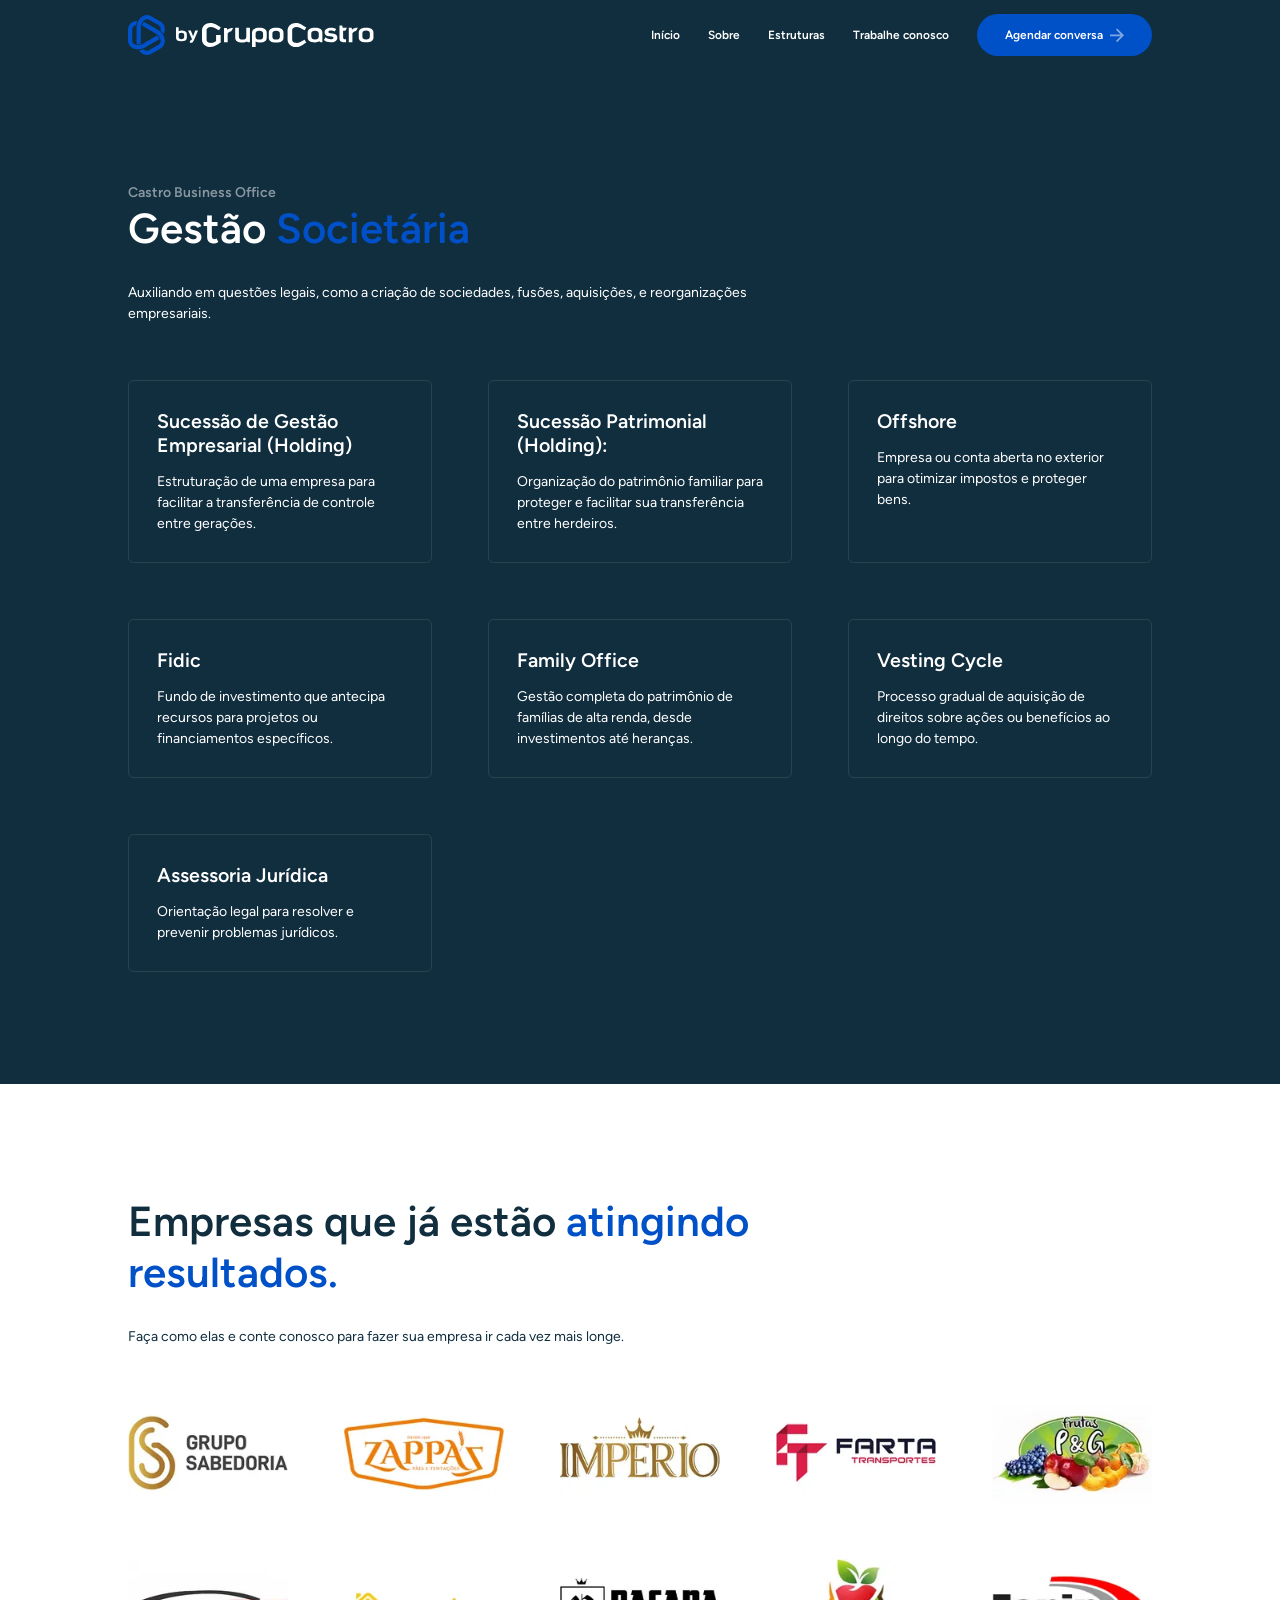
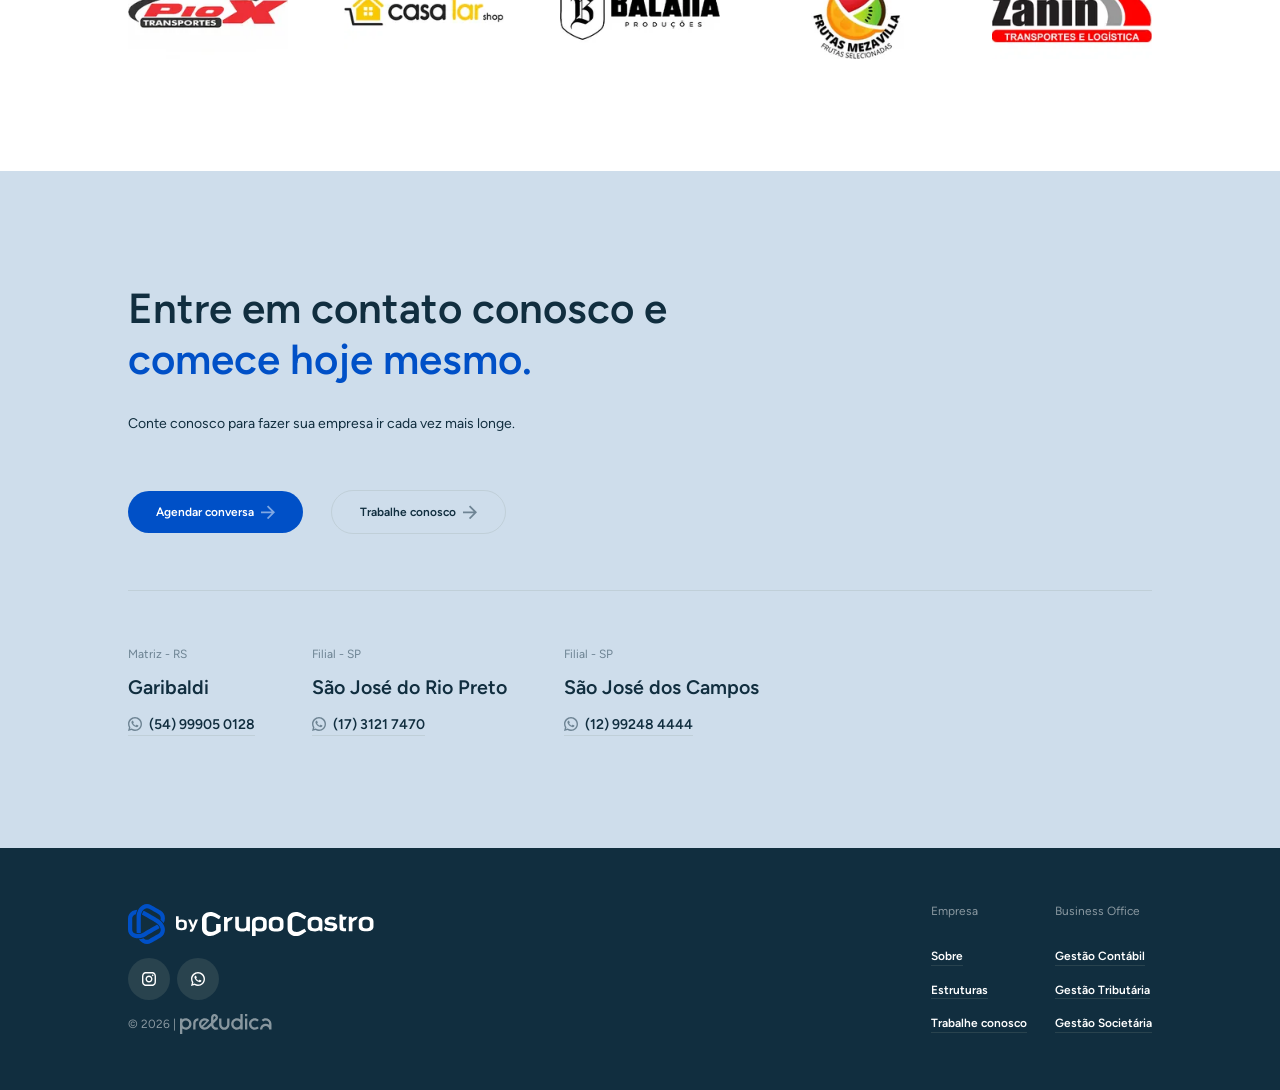
<file: societaria/index.html>
<!DOCTYPE html>
<html lang="pt" dir="ltr">
  <head>
    <meta charset="utf-8">
    <meta name="viewport" content="width=device-width, initial-scale=1">
    <link rel="stylesheet" href="../style.css">
    <link rel="preconnect" href="https://fonts.googleapis.com">
    <link rel="preconnect" href="https://fonts.gstatic.com" crossorigin>
    <link rel="preload" as="style" href="https://fonts.googleapis.com/css2?family=Onest:wght@100..900&display=swap" onload="this.onload=null;this.rel='stylesheet'">
    <noscript><link href="https://fonts.googleapis.com/css2?family=Onest:wght@100..900&display=swap" rel="stylesheet"></noscript>
    <link rel="icon" type="image/x-icon" href="../img/favicon.webp">
    <title>Gestão Societária | Grupo Castro</title>
    <meta name="description" content="Estruturacao societaria, holdings, family office e planejamento patrimonial. Proteja e organize sua empresa. Grupo Castro.">
    <link rel="canonical" href="https://bygrupocastro.com.br/societaria/">
    <meta property="og:type" content="website">
    <meta property="og:title" content="Gestao Societaria | Grupo Castro">
    <meta property="og:description" content="Estruturacao societaria, holdings, family office e planejamento patrimonial. Proteja e organize sua empresa. Grupo Castro.">
    <meta property="og:image" content="https://bygrupocastro.com.br/img/featured.webp">
    <meta property="og:url" content="https://bygrupocastro.com.br/societaria/">
    <meta property="og:locale" content="pt_BR">
  <!-- Google Tag Manager -->
    <script>(function(w,d,s,l,i){w[l]=w[l]||[];w[l].push({'gtm.start':
    new Date().getTime(),event:'gtm.js'});var f=d.getElementsByTagName(s)[0],
    j=d.createElement(s),dl=l!='dataLayer'?'&l='+l:'';j.async=true;j.src=
    'https://www.googletagmanager.com/gtm.js?id='+i+dl;f.parentNode.insertBefore(j,f);
    })(window,document,'script','dataLayer','GTM-KR2CRSBW');</script>
    <!-- End Google Tag Manager -->
  </head>
  <body>

    <!-- Google Tag Manager (noscript) -->
    <noscript><iframe src="https://www.googletagmanager.com/ns.html?id=GTM-KR2CRSBW"
    height="0" width="0" style="display:none;visibility:hidden"></iframe></noscript>
    <!-- End Google Tag Manager (noscript) -->

    <header id="dark-header">
      <div class="header-container">
        <div class="menu-nav">
          <a href="../">
            <img class="logo-icon" src="../img/icon/logo_light.svg" alt="Logo Grupo Castro">
          </a>
          <div id="dark-menu-toggle"></div>
        </div>
        <div class="dark-menu-links">
          <span>
            <a id="button" class="dark-inline-button" href="../">Início</a>
            <a id="button" class="dark-inline-button" href="../#estruturas">Sobre</a>
            <a id="button" class="dark-inline-button" href="../#estruturas">Estruturas</a>
            <a id="button" class="dark-inline-button" href="../trabalhe-conosco/">Trabalhe conosco</a>
          </span>
          <span>
            <a id="button" class="blue-strong-button" href="https://cal.com/bygrupocastro/conversa" target="_blank" rel="noopener">Agendar conversa<svg id="icon" class="small-icon" viewBox="0 0 20 20"><path d="M15.2145 9.25012L8.5095 2.54511L10.2773 0.777344L20 10.5001L10.2773 20.2227L8.5095 18.455L15.2145 11.7501H0V9.25012H15.2145Z"></path></svg></a>
          </span>
        </div>
      </div>
    </header>

    <section id="dark-hero">
      <div class="container">
        <div class="ver-item">
          <div class="ver-small hero-content">
            <span>
              <p><b>Castro Business Office</b></p>
              <h2>Gestão <span style="color: var(--blue);">Societária</span></h2>
            </span>
            <p>Auxiliando em questões legais, como a criação de sociedades, fusões, aquisições, e reorganizações empresariais.</p>
          </div>
          <div id="servicos-desc" class="grid-item">
            <div class="card ver-small">
              <span class="ver-thin">
                <h4>Sucessão de Gestão Empresarial (Holding)</h4>
                <p>Estruturação de uma empresa para facilitar a transferência de controle entre gerações.</p>
              </span>
            </div>
            <div class="card ver-small">
              <span class="ver-thin">
                <h4>Sucessão Patrimonial (Holding):</h4>
                <p>Organização do patrimônio familiar para proteger e facilitar sua transferência entre herdeiros.</p>
              </span>
            </div>
            <div class="card ver-small">
              <span class="ver-thin">
                <h4>Offshore</h4>
                <p>Empresa ou conta aberta no exterior para otimizar impostos e proteger bens.</p>
              </span>
            </div>
            <div class="card ver-small">
              <span class="ver-thin">
                <h4>Fidic</h4>
                <p>Fundo de investimento que antecipa recursos para projetos ou financiamentos específicos.</p>
              </span>
            </div>
            <div class="card ver-small">
              <span class="ver-thin">
                <h4>Family Office</h4>
                <p>Gestão completa do patrimônio de famílias de alta renda, desde investimentos até heranças.</p>
              </span>
            </div>
            <div class="card ver-small">
              <span class="ver-thin">
                <h4>Vesting Cycle</h4>
                <p>Processo gradual de aquisição de direitos sobre ações ou benefícios ao longo do tempo.</p>
              </span>
            </div>
            <div class="card ver-small">
              <span class="ver-thin">
                <h4>Assessoria Jurídica</h4>
                <p>Orientação legal para resolver e prevenir problemas jurídicos.</p>
              </span>
            </div>
          </div>
        </div>
      </div>
    </section>

    <section>
      <div class="container">
        <div id="clientes" class="ver-item">
          <div class="ver-small hero-content">
            <h2>Empresas que já estão <span style="color: var(--blue);">atingindo resultados.</span></h2>
            <p>Faça como elas e conte conosco para fazer sua empresa ir cada vez mais longe.</p>
          </div>
          <div id="clientes-grid" class="grid-item">
            <img src="../img/clientes/sabedoria.webp" alt="Logo Grupo Sabedoria" width="200" height="125" loading="lazy">
            <img src="../img/clientes/zappas.webp" alt="Logo Zappas" width="200" height="125" loading="lazy">
            <img src="../img/clientes/imperio.webp" alt="Logo Imperio" width="200" height="125" loading="lazy">
            <img src="../img/clientes/farta.webp" alt="Logo Farta" width="200" height="125" loading="lazy">
            <img src="../img/clientes/pg.webp" alt="Logo PG" width="200" height="125" loading="lazy">
            <img src="../img/clientes/piox.webp" alt="Logo Piox" width="200" height="125" loading="lazy">
            <img src="../img/clientes/casalar.webp" alt="Logo Casa Lar" width="200" height="125" loading="lazy">
            <img src="../img/clientes/bacana.webp" alt="Logo Bacana" width="200" height="125" loading="lazy">
            <img src="../img/clientes/mezavilla.webp" alt="Logo Mezavilla" width="200" height="125" loading="lazy">
            <img src="../img/clientes/zanin.webp" alt="Logo Zanin" width="200" height="125" loading="lazy">
          </div>
        </div>
      </div>
    </section>

    <section id="cta">
      <div class="container">
        <div class="ver-item">
          <div class="ver-small hero-content">
            <h2>Entre em contato conosco e <span style="color: var(--blue);">comece hoje mesmo.</span></h2>
            <p>Conte conosco para fazer sua empresa ir cada vez mais longe.</p>
          </div>
          <div class="hor-small">
            <a id="button" class="blue-strong-button" href="https://cal.com/bygrupocastro/conversa" target="_blank" rel="noopener">Agendar conversa<svg id="icon" class="small-icon" viewBox="0 0 20 20"><path d="M15.2145 9.25012L8.5095 2.54511L10.2773 0.777344L20 10.5001L10.2773 20.2227L8.5095 18.455L15.2145 11.7501H0V9.25012H15.2145Z"></path></svg></a>
            <a id="button" class="alt-button" href="trabalhe-conosco/">Trabalhe conosco<svg id="icon" class="small-icon" viewBox="0 0 20 20"><path d="M15.2145 9.25012L8.5095 2.54511L10.2773 0.777344L20 10.5001L10.2773 20.2227L8.5095 18.455L15.2145 11.7501H0V9.25012H15.2145Z"></path></svg></a>
          </div>
          <div class="hl"></div>
          <div id="cta-contatos" class="hor-small">
            <div class="ver-thin">
              <small>Matriz - RS</small>
              <h4>Garibaldi</h4>
              <a id="button" class="dark-inline-button" href="https://wa.me/+5554999050128" target="_blank" rel="noopener"><svg id="icon" class="small-icon" viewBox="0 0 20 20"><path d="M5.25263 16.4944L5.97736 16.917C7.18811 17.623 8.56412 18 10 18C14.4183 18 18 14.4183 18 10C18 5.58172 14.4183 2 10 2C5.58172 2 2 5.58172 2 10C2 11.4363 2.37723 12.8128 3.08368 14.0238L3.50606 14.7478L2.85257 17.1494L5.25263 16.4944ZM0.00418019 20L1.35614 15.0315C0.49396 13.5536 0 11.8345 0 10C0 4.47715 4.47715 0 10 0C15.5228 0 20 4.47715 20 10C20 15.5228 15.5228 20 10 20C8.16612 20 6.44753 19.5064 4.96988 18.6447L0.00418019 20ZM6.39134 5.30833C6.52522 5.29892 6.65955 5.29748 6.79361 5.30402C6.84777 5.30758 6.90167 5.31384 6.95561 5.32007C7.11487 5.33846 7.29 5.43545 7.34888 5.56894C7.6472 6.24536 7.93666 6.92565 8.21722 7.60963C8.27912 7.76062 8.24182 7.95633 8.12402 8.1457C8.06422 8.2428 7.9703 8.379 7.8615 8.5183C7.74841 8.663 7.50501 8.9291 7.50501 8.9291C7.50501 8.9291 7.4064 9.0473 7.44357 9.1944C7.45805 9.25 7.50423 9.331 7.5461 9.3991C7.56929 9.4368 7.59082 9.4705 7.60479 9.4938C7.86071 9.9211 8.20472 10.3543 8.62492 10.7616C8.74532 10.8783 8.86212 10.9974 8.98772 11.108C9.45602 11.5209 9.98582 11.8583 10.558 12.1082L10.5631 12.1105C10.6476 12.1469 10.691 12.1668 10.8147 12.2193C10.8771 12.2457 10.9409 12.2685 11.0064 12.2858C11.0301 12.292 11.0544 12.2955 11.0788 12.2972C11.2405 12.3069 11.334 12.2032 11.3739 12.1555C12.0974 11.279 12.1636 11.2218 12.1686 11.2222V11.2238C12.2637 11.1236 12.4132 11.0888 12.5466 11.097C12.6075 11.1007 12.6681 11.1124 12.7235 11.1377C13.2553 11.3803 14.1248 11.7587 14.1248 11.7587L14.7063 12.0201C14.8037 12.0671 14.8926 12.1778 14.8969 12.2854C14.8995 12.3523 14.9067 12.4603 14.8828 12.6579C14.8515 12.9166 14.7728 13.2281 14.6946 13.3913C14.6396 13.5058 14.5684 13.6074 14.4856 13.6934C14.3733 13.81 14.2899 13.8808 14.1549 13.9814C14.0727 14.0426 14.0301 14.0714 14.0301 14.0714C13.8912 14.159 13.8129 14.2028 13.6474 14.2909C13.39 14.428 13.1056 14.5068 12.8143 14.5218C12.6286 14.5313 12.4434 14.5447 12.2579 14.5347C12.2497 14.5342 11.6897 14.4482 11.6897 14.4482C10.2678 14.0742 8.95282 13.3736 7.84936 12.402C7.62375 12.2034 7.41452 11.9885 7.20096 11.7759C6.3119 10.8908 5.63884 9.9364 5.23071 9.0336C5.02945 8.5884 4.90201 8.1116 4.9 7.62098C4.89631 7.01405 5.09501 6.4232 5.46471 5.94186C5.53759 5.84697 5.60676 5.74855 5.72611 5.63586C5.8525 5.51651 5.93294 5.45244 6.01959 5.40811C6.13509 5.34902 6.26195 5.31742 6.39134 5.30833Z"/></svg>(54) 99905 0128</a>
            </div>
            <div class="vl"></div>
            <div class="ver-thin">
              <small>Filial - SP</small>
              <h4>São José do Rio Preto</h4>
              <a id="button" class="dark-inline-button" href="https://wa.me/+551731217470" target="_blank" rel="noopener"><svg id="icon" class="small-icon" viewBox="0 0 20 20"><path d="M5.25263 16.4944L5.97736 16.917C7.18811 17.623 8.56412 18 10 18C14.4183 18 18 14.4183 18 10C18 5.58172 14.4183 2 10 2C5.58172 2 2 5.58172 2 10C2 11.4363 2.37723 12.8128 3.08368 14.0238L3.50606 14.7478L2.85257 17.1494L5.25263 16.4944ZM0.00418019 20L1.35614 15.0315C0.49396 13.5536 0 11.8345 0 10C0 4.47715 4.47715 0 10 0C15.5228 0 20 4.47715 20 10C20 15.5228 15.5228 20 10 20C8.16612 20 6.44753 19.5064 4.96988 18.6447L0.00418019 20ZM6.39134 5.30833C6.52522 5.29892 6.65955 5.29748 6.79361 5.30402C6.84777 5.30758 6.90167 5.31384 6.95561 5.32007C7.11487 5.33846 7.29 5.43545 7.34888 5.56894C7.6472 6.24536 7.93666 6.92565 8.21722 7.60963C8.27912 7.76062 8.24182 7.95633 8.12402 8.1457C8.06422 8.2428 7.9703 8.379 7.8615 8.5183C7.74841 8.663 7.50501 8.9291 7.50501 8.9291C7.50501 8.9291 7.4064 9.0473 7.44357 9.1944C7.45805 9.25 7.50423 9.331 7.5461 9.3991C7.56929 9.4368 7.59082 9.4705 7.60479 9.4938C7.86071 9.9211 8.20472 10.3543 8.62492 10.7616C8.74532 10.8783 8.86212 10.9974 8.98772 11.108C9.45602 11.5209 9.98582 11.8583 10.558 12.1082L10.5631 12.1105C10.6476 12.1469 10.691 12.1668 10.8147 12.2193C10.8771 12.2457 10.9409 12.2685 11.0064 12.2858C11.0301 12.292 11.0544 12.2955 11.0788 12.2972C11.2405 12.3069 11.334 12.2032 11.3739 12.1555C12.0974 11.279 12.1636 11.2218 12.1686 11.2222V11.2238C12.2637 11.1236 12.4132 11.0888 12.5466 11.097C12.6075 11.1007 12.6681 11.1124 12.7235 11.1377C13.2553 11.3803 14.1248 11.7587 14.1248 11.7587L14.7063 12.0201C14.8037 12.0671 14.8926 12.1778 14.8969 12.2854C14.8995 12.3523 14.9067 12.4603 14.8828 12.6579C14.8515 12.9166 14.7728 13.2281 14.6946 13.3913C14.6396 13.5058 14.5684 13.6074 14.4856 13.6934C14.3733 13.81 14.2899 13.8808 14.1549 13.9814C14.0727 14.0426 14.0301 14.0714 14.0301 14.0714C13.8912 14.159 13.8129 14.2028 13.6474 14.2909C13.39 14.428 13.1056 14.5068 12.8143 14.5218C12.6286 14.5313 12.4434 14.5447 12.2579 14.5347C12.2497 14.5342 11.6897 14.4482 11.6897 14.4482C10.2678 14.0742 8.95282 13.3736 7.84936 12.402C7.62375 12.2034 7.41452 11.9885 7.20096 11.7759C6.3119 10.8908 5.63884 9.9364 5.23071 9.0336C5.02945 8.5884 4.90201 8.1116 4.9 7.62098C4.89631 7.01405 5.09501 6.4232 5.46471 5.94186C5.53759 5.84697 5.60676 5.74855 5.72611 5.63586C5.8525 5.51651 5.93294 5.45244 6.01959 5.40811C6.13509 5.34902 6.26195 5.31742 6.39134 5.30833Z"/></svg>(17) 3121 7470</a>
            </div>
            <div class="vl"></div>
            <div class="ver-thin">
              <small>Filial - SP</small>
              <h4>São José dos Campos</h4>
              <a id="button" class="dark-inline-button" href="https://wa.me/+5512992484444" target="_blank" rel="noopener"><svg id="icon" class="small-icon" viewBox="0 0 20 20"><path d="M5.25263 16.4944L5.97736 16.917C7.18811 17.623 8.56412 18 10 18C14.4183 18 18 14.4183 18 10C18 5.58172 14.4183 2 10 2C5.58172 2 2 5.58172 2 10C2 11.4363 2.37723 12.8128 3.08368 14.0238L3.50606 14.7478L2.85257 17.1494L5.25263 16.4944ZM0.00418019 20L1.35614 15.0315C0.49396 13.5536 0 11.8345 0 10C0 4.47715 4.47715 0 10 0C15.5228 0 20 4.47715 20 10C20 15.5228 15.5228 20 10 20C8.16612 20 6.44753 19.5064 4.96988 18.6447L0.00418019 20ZM6.39134 5.30833C6.52522 5.29892 6.65955 5.29748 6.79361 5.30402C6.84777 5.30758 6.90167 5.31384 6.95561 5.32007C7.11487 5.33846 7.29 5.43545 7.34888 5.56894C7.6472 6.24536 7.93666 6.92565 8.21722 7.60963C8.27912 7.76062 8.24182 7.95633 8.12402 8.1457C8.06422 8.2428 7.9703 8.379 7.8615 8.5183C7.74841 8.663 7.50501 8.9291 7.50501 8.9291C7.50501 8.9291 7.4064 9.0473 7.44357 9.1944C7.45805 9.25 7.50423 9.331 7.5461 9.3991C7.56929 9.4368 7.59082 9.4705 7.60479 9.4938C7.86071 9.9211 8.20472 10.3543 8.62492 10.7616C8.74532 10.8783 8.86212 10.9974 8.98772 11.108C9.45602 11.5209 9.98582 11.8583 10.558 12.1082L10.5631 12.1105C10.6476 12.1469 10.691 12.1668 10.8147 12.2193C10.8771 12.2457 10.9409 12.2685 11.0064 12.2858C11.0301 12.292 11.0544 12.2955 11.0788 12.2972C11.2405 12.3069 11.334 12.2032 11.3739 12.1555C12.0974 11.279 12.1636 11.2218 12.1686 11.2222V11.2238C12.2637 11.1236 12.4132 11.0888 12.5466 11.097C12.6075 11.1007 12.6681 11.1124 12.7235 11.1377C13.2553 11.3803 14.1248 11.7587 14.1248 11.7587L14.7063 12.0201C14.8037 12.0671 14.8926 12.1778 14.8969 12.2854C14.8995 12.3523 14.9067 12.4603 14.8828 12.6579C14.8515 12.9166 14.7728 13.2281 14.6946 13.3913C14.6396 13.5058 14.5684 13.6074 14.4856 13.6934C14.3733 13.81 14.2899 13.8808 14.1549 13.9814C14.0727 14.0426 14.0301 14.0714 14.0301 14.0714C13.8912 14.159 13.8129 14.2028 13.6474 14.2909C13.39 14.428 13.1056 14.5068 12.8143 14.5218C12.6286 14.5313 12.4434 14.5447 12.2579 14.5347C12.2497 14.5342 11.6897 14.4482 11.6897 14.4482C10.2678 14.0742 8.95282 13.3736 7.84936 12.402C7.62375 12.2034 7.41452 11.9885 7.20096 11.7759C6.3119 10.8908 5.63884 9.9364 5.23071 9.0336C5.02945 8.5884 4.90201 8.1116 4.9 7.62098C4.89631 7.01405 5.09501 6.4232 5.46471 5.94186C5.53759 5.84697 5.60676 5.74855 5.72611 5.63586C5.8525 5.51651 5.93294 5.45244 6.01959 5.40811C6.13509 5.34902 6.26195 5.31742 6.39134 5.30833Z"/></svg>(12) 99248 4444</a>
            </div>
          </div>
        </div>
      </div>
    </section>

    <section id="footer">
      <div class="container">
        <div class="hor-item">
          <div class="ver-thin">
            <a href="./">
              <img class="logo-icon" src="../img/icon/logo_light.svg" alt="Logo Grupo Castro">
            </a>
            <span class="hor-thin">
              <a class="social-item" href="https://www.instagram.com/by.grupocastro" aria-label="Instagram Grupo Castro" target="_blank" rel="noopener"><svg id="icon" class="small-icon" viewBox="0 0 20 20"><path d="M10 6.99999C8.34261 6.99999 6.99999 8.34309 6.99999 9.99999C6.99999 11.6573 8.34311 13 10 13C11.6573 13 13 11.6569 13 9.99999C13 8.34269 11.6569 6.99999 10 6.99999ZM10 5C12.7604 5 15 7.23709 15 9.99999C15 12.7605 12.7629 15 10 15C7.23952 15 5 12.7629 5 9.99999C5 7.23952 7.23709 5 10 5ZM16.5 4.74915C16.5 5.43925 15.9392 5.99916 15.25 5.99916C14.5599 5.99916 14 5.43839 14 4.74915C14 4.0599 14.5607 3.5 15.25 3.5C15.9383 3.49913 16.5 4.0599 16.5 4.74915ZM10 2C7.52551 2 7.12219 2.00655 5.97128 2.0578C5.18717 2.09461 4.66155 2.20007 4.17318 2.38967C3.73918 2.55799 3.42611 2.75898 3.09254 3.09255C2.75769 3.4274 2.55706 3.73963 2.38942 4.17383C2.19938 4.66332 2.09395 5.1881 2.0578 5.97114C2.00605 7.07519 2 7.46104 2 9.99999C2 12.4745 2.00655 12.8778 2.05779 14.0286C2.09462 14.8124 2.20022 15.3388 2.38936 15.826C2.55812 16.2606 2.75952 16.5744 3.09148 16.9064C3.42765 17.2421 3.74081 17.4434 4.17089 17.6094C4.66521 17.8005 5.19049 17.9061 5.97113 17.9422C7.07519 17.9939 7.46104 18 10 18C12.4745 18 12.8778 17.9934 14.0286 17.9422C14.8107 17.9055 15.3375 17.7996 15.826 17.6106C16.2594 17.4423 16.5742 17.2402 16.9064 16.9085C17.2426 16.5718 17.4435 16.2594 17.6097 15.8283C17.8003 15.3358 17.9061 14.8098 17.9422 14.0289C17.9939 12.9248 18 12.5389 18 9.99999C18 7.52551 17.9934 7.1222 17.9422 5.97136C17.9054 5.18906 17.7995 4.66149 17.6103 4.17318C17.4424 3.74038 17.2407 3.42635 16.9074 3.09255C16.572 2.75715 16.2606 2.55693 15.8261 2.38942C15.337 2.19954 14.8114 2.09396 14.0288 2.05781C12.9248 2.00605 12.5389 2 10 2ZM10 0C12.7166 0 13.0558 0.00999993 14.1225 0.0599999C15.1866 0.10917 15.9125 0.2775 16.55 0.525C17.2091 0.779169 17.7658 1.1225 18.3216 1.67833C18.8766 2.23417 19.22 2.7925 19.475 3.45C19.7216 4.08667 19.89 4.81333 19.94 5.87749C19.9875 6.94416 20 7.28332 20 9.99999C20 12.7167 19.99 13.0558 19.94 14.1225C19.8908 15.1867 19.7216 15.9125 19.475 16.55C19.2208 17.2092 18.8766 17.7658 18.3216 18.3217C17.7658 18.8767 17.2066 19.22 16.55 19.475C15.9125 19.7217 15.1866 19.89 14.1225 19.94C13.0558 19.9875 12.7166 20 10 20C7.28332 20 6.94415 19.99 5.87749 19.94C4.81333 19.8908 4.08833 19.7217 3.45 19.475C2.79166 19.2208 2.23416 18.8767 1.67833 18.3217C1.1225 17.7658 0.779999 17.2067 0.525 16.55C0.2775 15.9125 0.11 15.1867 0.0600001 14.1225C0.0125002 13.0558 0 12.7167 0 9.99999C0 7.28332 0.0100002 6.94416 0.0600001 5.87749C0.10916 4.8125 0.2775 4.0875 0.525 3.45C0.779159 2.79167 1.1225 2.23417 1.67833 1.67833C2.23416 1.1225 2.7925 0.779999 3.45 0.525C4.0875 0.2775 4.8125 0.11 5.87749 0.0599999C6.94415 0.0124999 7.28332 0 10 0Z"/></svg></a>
              <a class="social-item" href="https://wa.me/+5554999050128" aria-label="WhatsApp Grupo Castro" target="_blank" rel="noopener"><svg id="icon" class="small-icon" viewBox="0 0 20 20"><path d="M5.25263 16.4944L5.97736 16.917C7.18811 17.623 8.56412 18 10 18C14.4183 18 18 14.4183 18 10C18 5.58172 14.4183 2 10 2C5.58172 2 2 5.58172 2 10C2 11.4363 2.37723 12.8128 3.08368 14.0238L3.50606 14.7478L2.85257 17.1494L5.25263 16.4944ZM0.00418019 20L1.35614 15.0315C0.49396 13.5536 0 11.8345 0 10C0 4.47715 4.47715 0 10 0C15.5228 0 20 4.47715 20 10C20 15.5228 15.5228 20 10 20C8.16612 20 6.44753 19.5064 4.96988 18.6447L0.00418019 20ZM6.39134 5.30833C6.52522 5.29892 6.65955 5.29748 6.79361 5.30402C6.84777 5.30758 6.90167 5.31384 6.95561 5.32007C7.11487 5.33846 7.29 5.43545 7.34888 5.56894C7.6472 6.24536 7.93666 6.92565 8.21722 7.60963C8.27912 7.76062 8.24182 7.95633 8.12402 8.1457C8.06422 8.2428 7.9703 8.379 7.8615 8.5183C7.74841 8.663 7.50501 8.9291 7.50501 8.9291C7.50501 8.9291 7.4064 9.0473 7.44357 9.1944C7.45805 9.25 7.50423 9.331 7.5461 9.3991C7.56929 9.4368 7.59082 9.4705 7.60479 9.4938C7.86071 9.9211 8.20472 10.3543 8.62492 10.7616C8.74532 10.8783 8.86212 10.9974 8.98772 11.108C9.45602 11.5209 9.98582 11.8583 10.558 12.1082L10.5631 12.1105C10.6476 12.1469 10.691 12.1668 10.8147 12.2193C10.8771 12.2457 10.9409 12.2685 11.0064 12.2858C11.0301 12.292 11.0544 12.2955 11.0788 12.2972C11.2405 12.3069 11.334 12.2032 11.3739 12.1555C12.0974 11.279 12.1636 11.2218 12.1686 11.2222V11.2238C12.2637 11.1236 12.4132 11.0888 12.5466 11.097C12.6075 11.1007 12.6681 11.1124 12.7235 11.1377C13.2553 11.3803 14.1248 11.7587 14.1248 11.7587L14.7063 12.0201C14.8037 12.0671 14.8926 12.1778 14.8969 12.2854C14.8995 12.3523 14.9067 12.4603 14.8828 12.6579C14.8515 12.9166 14.7728 13.2281 14.6946 13.3913C14.6396 13.5058 14.5684 13.6074 14.4856 13.6934C14.3733 13.81 14.2899 13.8808 14.1549 13.9814C14.0727 14.0426 14.0301 14.0714 14.0301 14.0714C13.8912 14.159 13.8129 14.2028 13.6474 14.2909C13.39 14.428 13.1056 14.5068 12.8143 14.5218C12.6286 14.5313 12.4434 14.5447 12.2579 14.5347C12.2497 14.5342 11.6897 14.4482 11.6897 14.4482C10.2678 14.0742 8.95282 13.3736 7.84936 12.402C7.62375 12.2034 7.41452 11.9885 7.20096 11.7759C6.3119 10.8908 5.63884 9.9364 5.23071 9.0336C5.02945 8.5884 4.90201 8.1116 4.9 7.62098C4.89631 7.01405 5.09501 6.4232 5.46471 5.94186C5.53759 5.84697 5.60676 5.74855 5.72611 5.63586C5.8525 5.51651 5.93294 5.45244 6.01959 5.40811C6.13509 5.34902 6.26195 5.31742 6.39134 5.30833Z"/></svg></a>
            </span>
            <small id="copyright" class="text-topic">© <script>document.write(new Date().getFullYear())</script> | <a href="https://preludica.com/" target="_blank" rel="noopener"><img src="../img/icon/logo_preludica.svg" alt="Preludica"></a></small>
          </div>
          <div class="hor-small">
            <div class="ver-small">
              <small>Empresa</small>
              <span class="ver-thin">
                <a id="button" class="dark-inline-button" href="../#estruturas">Sobre</a>
                <a id="button" class="dark-inline-button" href="../#estruturas">Estruturas</a>
                <a id="button" class="dark-inline-button" href="#">Trabalhe conosco</a>
              </span>
            </div>
            <div class="ver-small">
              <small>Business Office</small>
              <span class="ver-thin">
                <a id="button" class="dark-inline-button" href="../contabil/">Gestão Contábil</a>
                <a id="button" class="dark-inline-button" href="../tributaria/">Gestão Tributária</a>
                <a id="button" class="dark-inline-button" href="../societaria/">Gestão Societária</a>
              </span>
            </div>
          </div>
        </div>
      </div>
    </section>

    <script src="../js/script.js"></script>

  </body>
</html>
</file>
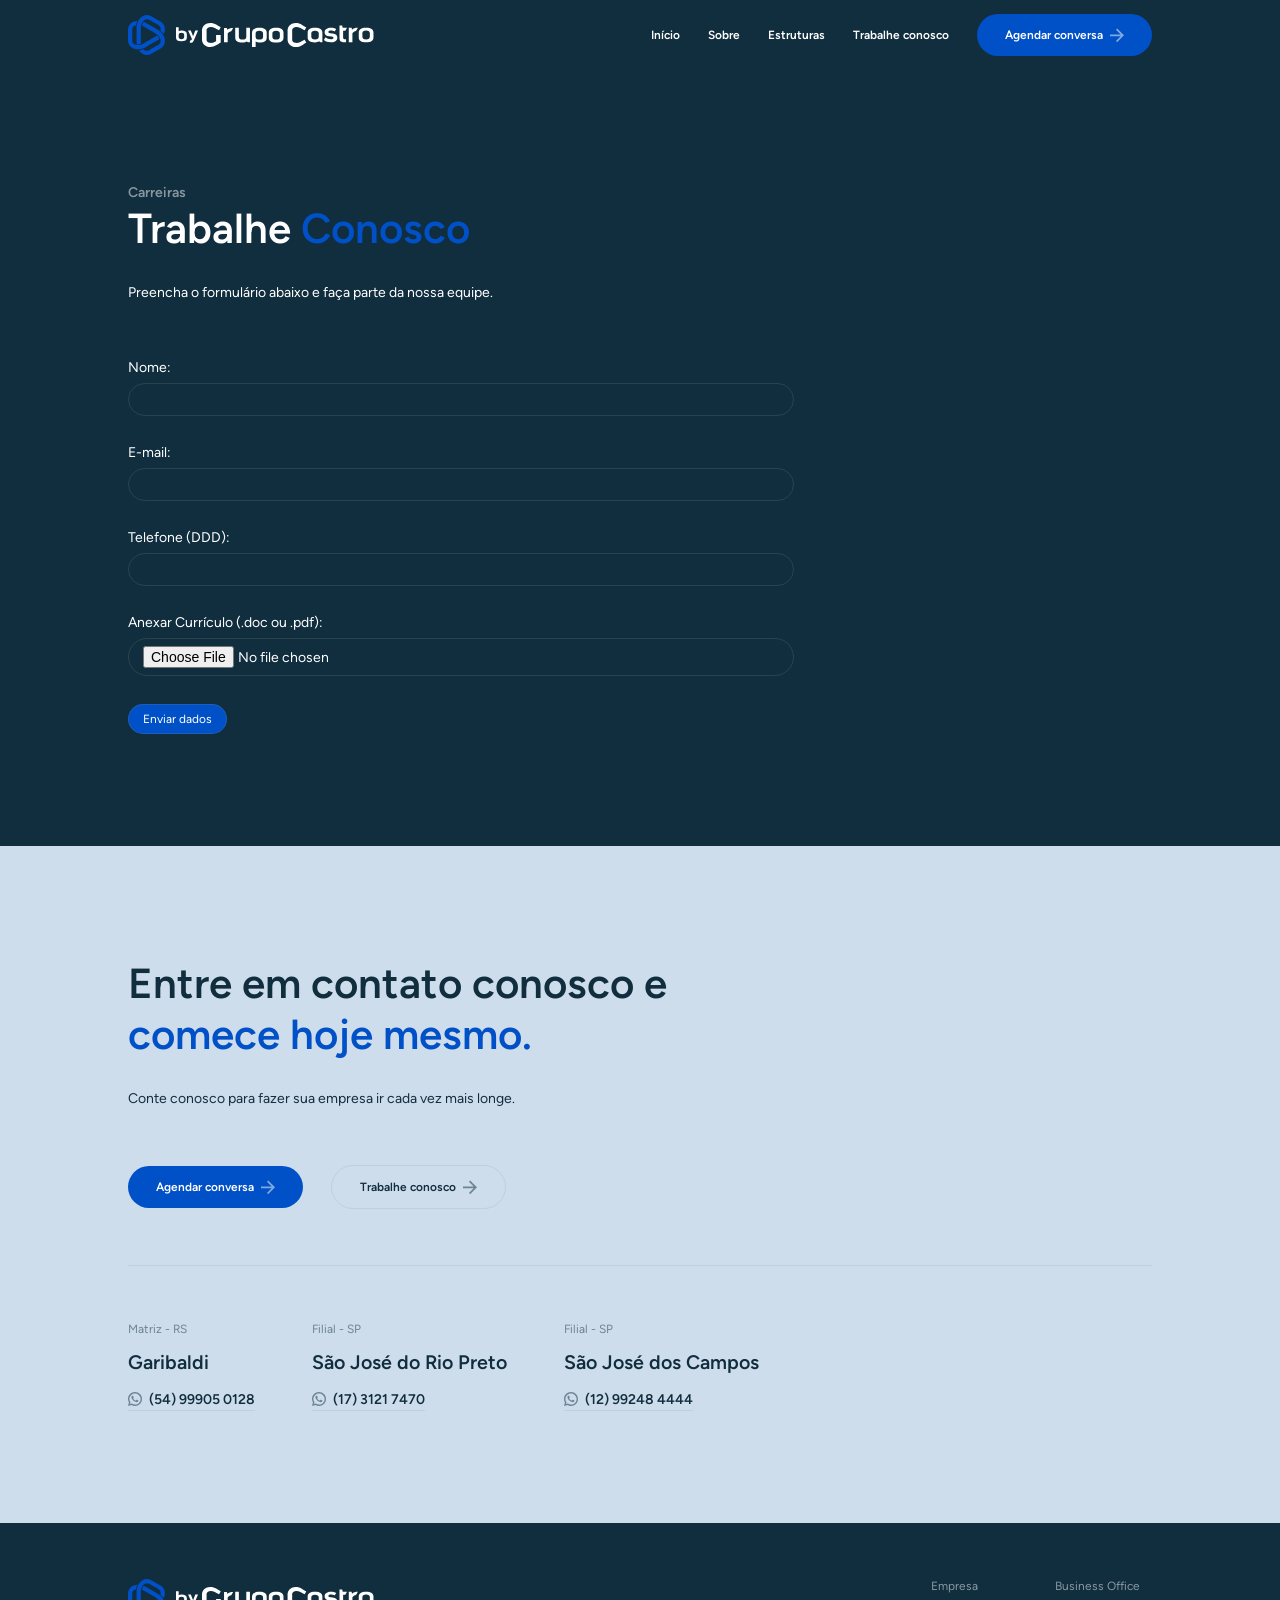
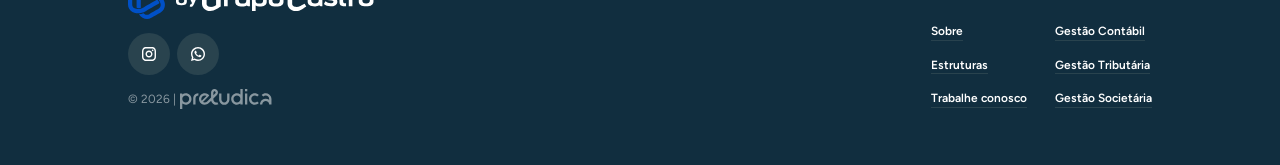
<file: trabalhe-conosco/index.html>
<!DOCTYPE html>
<html lang="pt" dir="ltr">
  <head>
    <meta charset="utf-8">
    <meta name="viewport" content="width=device-width, initial-scale=1">
    <link rel="stylesheet" href="../style.css">
    <link rel="preconnect" href="https://fonts.googleapis.com">
    <link rel="preconnect" href="https://fonts.gstatic.com" crossorigin>
    <link rel="preload" as="style" href="https://fonts.googleapis.com/css2?family=Onest:wght@100..900&display=swap" onload="this.onload=null;this.rel='stylesheet'">
    <noscript><link href="https://fonts.googleapis.com/css2?family=Onest:wght@100..900&display=swap" rel="stylesheet"></noscript>
    <link rel="icon" type="image/x-icon" href="../img/favicon.webp">
    <title>Gestão Societária | Grupo Castro</title>
    <meta name="description" content="Trabalhe no Grupo Castro. Vagas em contabilidade, tributario e societario. Mais de 80 colaboradores em 3 escritorios.">
    <link rel="canonical" href="https://bygrupocastro.com.br/trabalhe-conosco/">
    <meta property="og:type" content="website">
    <meta property="og:title" content="Trabalhe Conosco | Grupo Castro">
    <meta property="og:description" content="Trabalhe no Grupo Castro. Vagas em contabilidade, tributario e societario. Mais de 80 colaboradores em 3 escritorios.">
    <meta property="og:image" content="https://bygrupocastro.com.br/img/featured.webp">
    <meta property="og:url" content="https://bygrupocastro.com.br/trabalhe-conosco/">
    <meta property="og:locale" content="pt_BR">
  <!-- Google Tag Manager -->
    <script>(function(w,d,s,l,i){w[l]=w[l]||[];w[l].push({'gtm.start':
    new Date().getTime(),event:'gtm.js'});var f=d.getElementsByTagName(s)[0],
    j=d.createElement(s),dl=l!='dataLayer'?'&l='+l:'';j.async=true;j.src=
    'https://www.googletagmanager.com/gtm.js?id='+i+dl;f.parentNode.insertBefore(j,f);
    })(window,document,'script','dataLayer','GTM-KR2CRSBW');</script>
    <!-- End Google Tag Manager -->
  </head>
  <body>

    <!-- Google Tag Manager (noscript) -->
    <noscript><iframe src="https://www.googletagmanager.com/ns.html?id=GTM-KR2CRSBW"
    height="0" width="0" style="display:none;visibility:hidden"></iframe></noscript>
    <!-- End Google Tag Manager (noscript) -->

    <header id="dark-header">
      <div class="header-container">
        <div class="menu-nav">
          <a href="../">
            <img class="logo-icon" src="../img/icon/logo_light.svg" alt="Logo Grupo Castro">
          </a>
          <div id="dark-menu-toggle"></div>
        </div>
        <div class="dark-menu-links">
          <span>
            <a id="button" class="dark-inline-button" href="../">Início</a>
            <a id="button" class="dark-inline-button" href="../#estruturas">Sobre</a>
            <a id="button" class="dark-inline-button" href="../#estruturas">Estruturas</a>
            <a id="button" class="dark-inline-button" href="./">Trabalhe conosco</a>
          </span>
          <span>
            <a id="button" class="blue-strong-button" href="https://cal.com/bygrupocastro/conversa" target="_blank" rel="noopener">Agendar conversa<svg id="icon" class="small-icon" viewBox="0 0 20 20"><path d="M15.2145 9.25012L8.5095 2.54511L10.2773 0.777344L20 10.5001L10.2773 20.2227L8.5095 18.455L15.2145 11.7501H0V9.25012H15.2145Z"></path></svg></a>
          </span>
        </div>
      </div>
    </header>

    <section id="dark-hero">
      <div class="container">
        <div class="ver-item">
          <div class="ver-small hero-content">
            <span>
              <p><b>Carreiras</b></p>
              <h2>Trabalhe <span style="color: var(--blue);">Conosco</span></h2>
            </span>
            <p>Preencha o formulário abaixo e faça parte da nossa equipe.</p>
          </div>
          <div class="hero-content">
            <form class="ver-small form-cv" action="../php/form_cv.php" method="post" enctype="multipart/form-data">
              <span class="ver-thin">
                <label for="name">Nome:</label>
                <input type="text" id="name" name="name" required>
              </span>
              <span class="ver-thin">
                <label for="email">E-mail:</label>
                <input type="email" id="email" name="email" required>
              </span>
              <span class="ver-thin">
                <label for="telefone">Telefone (DDD):</label>
                <input type="phone" id="telefone" name="telefone" required>
              </span>
              <span class="ver-thin">
                <label for="file">Anexar Currículo (.doc ou .pdf):</label>
                <input type="file" id="file" name="file" required>
              </span>
              <input class="form-button" type="submit" value="Enviar dados">
            </form>
          </div>
        </div>
      </div>
    </section>

    <section id="cta">
      <div class="container">
        <div class="ver-item">
          <div class="ver-small hero-content">
            <h2>Entre em contato conosco e <span style="color: var(--blue);">comece hoje mesmo.</span></h2>
            <p>Conte conosco para fazer sua empresa ir cada vez mais longe.</p>
          </div>
          <div class="hor-small">
            <a id="button" class="blue-strong-button" href="https://cal.com/bygrupocastro/conversa" target="_blank" rel="noopener">Agendar conversa<svg id="icon" class="small-icon" viewBox="0 0 20 20"><path d="M15.2145 9.25012L8.5095 2.54511L10.2773 0.777344L20 10.5001L10.2773 20.2227L8.5095 18.455L15.2145 11.7501H0V9.25012H15.2145Z"></path></svg></a>
            <a id="button" class="alt-button" href="trabalhe-conosco/">Trabalhe conosco<svg id="icon" class="small-icon" viewBox="0 0 20 20"><path d="M15.2145 9.25012L8.5095 2.54511L10.2773 0.777344L20 10.5001L10.2773 20.2227L8.5095 18.455L15.2145 11.7501H0V9.25012H15.2145Z"></path></svg></a>
          </div>
          <div class="hl"></div>
          <div id="cta-contatos" class="hor-small">
            <div class="ver-thin">
              <small>Matriz - RS</small>
              <h4>Garibaldi</h4>
              <a id="button" class="dark-inline-button" href="https://wa.me/+5554999050128" target="_blank" rel="noopener"><svg id="icon" class="small-icon" viewBox="0 0 20 20"><path d="M5.25263 16.4944L5.97736 16.917C7.18811 17.623 8.56412 18 10 18C14.4183 18 18 14.4183 18 10C18 5.58172 14.4183 2 10 2C5.58172 2 2 5.58172 2 10C2 11.4363 2.37723 12.8128 3.08368 14.0238L3.50606 14.7478L2.85257 17.1494L5.25263 16.4944ZM0.00418019 20L1.35614 15.0315C0.49396 13.5536 0 11.8345 0 10C0 4.47715 4.47715 0 10 0C15.5228 0 20 4.47715 20 10C20 15.5228 15.5228 20 10 20C8.16612 20 6.44753 19.5064 4.96988 18.6447L0.00418019 20ZM6.39134 5.30833C6.52522 5.29892 6.65955 5.29748 6.79361 5.30402C6.84777 5.30758 6.90167 5.31384 6.95561 5.32007C7.11487 5.33846 7.29 5.43545 7.34888 5.56894C7.6472 6.24536 7.93666 6.92565 8.21722 7.60963C8.27912 7.76062 8.24182 7.95633 8.12402 8.1457C8.06422 8.2428 7.9703 8.379 7.8615 8.5183C7.74841 8.663 7.50501 8.9291 7.50501 8.9291C7.50501 8.9291 7.4064 9.0473 7.44357 9.1944C7.45805 9.25 7.50423 9.331 7.5461 9.3991C7.56929 9.4368 7.59082 9.4705 7.60479 9.4938C7.86071 9.9211 8.20472 10.3543 8.62492 10.7616C8.74532 10.8783 8.86212 10.9974 8.98772 11.108C9.45602 11.5209 9.98582 11.8583 10.558 12.1082L10.5631 12.1105C10.6476 12.1469 10.691 12.1668 10.8147 12.2193C10.8771 12.2457 10.9409 12.2685 11.0064 12.2858C11.0301 12.292 11.0544 12.2955 11.0788 12.2972C11.2405 12.3069 11.334 12.2032 11.3739 12.1555C12.0974 11.279 12.1636 11.2218 12.1686 11.2222V11.2238C12.2637 11.1236 12.4132 11.0888 12.5466 11.097C12.6075 11.1007 12.6681 11.1124 12.7235 11.1377C13.2553 11.3803 14.1248 11.7587 14.1248 11.7587L14.7063 12.0201C14.8037 12.0671 14.8926 12.1778 14.8969 12.2854C14.8995 12.3523 14.9067 12.4603 14.8828 12.6579C14.8515 12.9166 14.7728 13.2281 14.6946 13.3913C14.6396 13.5058 14.5684 13.6074 14.4856 13.6934C14.3733 13.81 14.2899 13.8808 14.1549 13.9814C14.0727 14.0426 14.0301 14.0714 14.0301 14.0714C13.8912 14.159 13.8129 14.2028 13.6474 14.2909C13.39 14.428 13.1056 14.5068 12.8143 14.5218C12.6286 14.5313 12.4434 14.5447 12.2579 14.5347C12.2497 14.5342 11.6897 14.4482 11.6897 14.4482C10.2678 14.0742 8.95282 13.3736 7.84936 12.402C7.62375 12.2034 7.41452 11.9885 7.20096 11.7759C6.3119 10.8908 5.63884 9.9364 5.23071 9.0336C5.02945 8.5884 4.90201 8.1116 4.9 7.62098C4.89631 7.01405 5.09501 6.4232 5.46471 5.94186C5.53759 5.84697 5.60676 5.74855 5.72611 5.63586C5.8525 5.51651 5.93294 5.45244 6.01959 5.40811C6.13509 5.34902 6.26195 5.31742 6.39134 5.30833Z"/></svg>(54) 99905 0128</a>
            </div>
            <div class="vl"></div>
            <div class="ver-thin">
              <small>Filial - SP</small>
              <h4>São José do Rio Preto</h4>
              <a id="button" class="dark-inline-button" href="https://wa.me/+551731217470" target="_blank" rel="noopener"><svg id="icon" class="small-icon" viewBox="0 0 20 20"><path d="M5.25263 16.4944L5.97736 16.917C7.18811 17.623 8.56412 18 10 18C14.4183 18 18 14.4183 18 10C18 5.58172 14.4183 2 10 2C5.58172 2 2 5.58172 2 10C2 11.4363 2.37723 12.8128 3.08368 14.0238L3.50606 14.7478L2.85257 17.1494L5.25263 16.4944ZM0.00418019 20L1.35614 15.0315C0.49396 13.5536 0 11.8345 0 10C0 4.47715 4.47715 0 10 0C15.5228 0 20 4.47715 20 10C20 15.5228 15.5228 20 10 20C8.16612 20 6.44753 19.5064 4.96988 18.6447L0.00418019 20ZM6.39134 5.30833C6.52522 5.29892 6.65955 5.29748 6.79361 5.30402C6.84777 5.30758 6.90167 5.31384 6.95561 5.32007C7.11487 5.33846 7.29 5.43545 7.34888 5.56894C7.6472 6.24536 7.93666 6.92565 8.21722 7.60963C8.27912 7.76062 8.24182 7.95633 8.12402 8.1457C8.06422 8.2428 7.9703 8.379 7.8615 8.5183C7.74841 8.663 7.50501 8.9291 7.50501 8.9291C7.50501 8.9291 7.4064 9.0473 7.44357 9.1944C7.45805 9.25 7.50423 9.331 7.5461 9.3991C7.56929 9.4368 7.59082 9.4705 7.60479 9.4938C7.86071 9.9211 8.20472 10.3543 8.62492 10.7616C8.74532 10.8783 8.86212 10.9974 8.98772 11.108C9.45602 11.5209 9.98582 11.8583 10.558 12.1082L10.5631 12.1105C10.6476 12.1469 10.691 12.1668 10.8147 12.2193C10.8771 12.2457 10.9409 12.2685 11.0064 12.2858C11.0301 12.292 11.0544 12.2955 11.0788 12.2972C11.2405 12.3069 11.334 12.2032 11.3739 12.1555C12.0974 11.279 12.1636 11.2218 12.1686 11.2222V11.2238C12.2637 11.1236 12.4132 11.0888 12.5466 11.097C12.6075 11.1007 12.6681 11.1124 12.7235 11.1377C13.2553 11.3803 14.1248 11.7587 14.1248 11.7587L14.7063 12.0201C14.8037 12.0671 14.8926 12.1778 14.8969 12.2854C14.8995 12.3523 14.9067 12.4603 14.8828 12.6579C14.8515 12.9166 14.7728 13.2281 14.6946 13.3913C14.6396 13.5058 14.5684 13.6074 14.4856 13.6934C14.3733 13.81 14.2899 13.8808 14.1549 13.9814C14.0727 14.0426 14.0301 14.0714 14.0301 14.0714C13.8912 14.159 13.8129 14.2028 13.6474 14.2909C13.39 14.428 13.1056 14.5068 12.8143 14.5218C12.6286 14.5313 12.4434 14.5447 12.2579 14.5347C12.2497 14.5342 11.6897 14.4482 11.6897 14.4482C10.2678 14.0742 8.95282 13.3736 7.84936 12.402C7.62375 12.2034 7.41452 11.9885 7.20096 11.7759C6.3119 10.8908 5.63884 9.9364 5.23071 9.0336C5.02945 8.5884 4.90201 8.1116 4.9 7.62098C4.89631 7.01405 5.09501 6.4232 5.46471 5.94186C5.53759 5.84697 5.60676 5.74855 5.72611 5.63586C5.8525 5.51651 5.93294 5.45244 6.01959 5.40811C6.13509 5.34902 6.26195 5.31742 6.39134 5.30833Z"/></svg>(17) 3121 7470</a>
            </div>
            <div class="vl"></div>
            <div class="ver-thin">
              <small>Filial - SP</small>
              <h4>São José dos Campos</h4>
              <a id="button" class="dark-inline-button" href="https://wa.me/+5512992484444" target="_blank" rel="noopener"><svg id="icon" class="small-icon" viewBox="0 0 20 20"><path d="M5.25263 16.4944L5.97736 16.917C7.18811 17.623 8.56412 18 10 18C14.4183 18 18 14.4183 18 10C18 5.58172 14.4183 2 10 2C5.58172 2 2 5.58172 2 10C2 11.4363 2.37723 12.8128 3.08368 14.0238L3.50606 14.7478L2.85257 17.1494L5.25263 16.4944ZM0.00418019 20L1.35614 15.0315C0.49396 13.5536 0 11.8345 0 10C0 4.47715 4.47715 0 10 0C15.5228 0 20 4.47715 20 10C20 15.5228 15.5228 20 10 20C8.16612 20 6.44753 19.5064 4.96988 18.6447L0.00418019 20ZM6.39134 5.30833C6.52522 5.29892 6.65955 5.29748 6.79361 5.30402C6.84777 5.30758 6.90167 5.31384 6.95561 5.32007C7.11487 5.33846 7.29 5.43545 7.34888 5.56894C7.6472 6.24536 7.93666 6.92565 8.21722 7.60963C8.27912 7.76062 8.24182 7.95633 8.12402 8.1457C8.06422 8.2428 7.9703 8.379 7.8615 8.5183C7.74841 8.663 7.50501 8.9291 7.50501 8.9291C7.50501 8.9291 7.4064 9.0473 7.44357 9.1944C7.45805 9.25 7.50423 9.331 7.5461 9.3991C7.56929 9.4368 7.59082 9.4705 7.60479 9.4938C7.86071 9.9211 8.20472 10.3543 8.62492 10.7616C8.74532 10.8783 8.86212 10.9974 8.98772 11.108C9.45602 11.5209 9.98582 11.8583 10.558 12.1082L10.5631 12.1105C10.6476 12.1469 10.691 12.1668 10.8147 12.2193C10.8771 12.2457 10.9409 12.2685 11.0064 12.2858C11.0301 12.292 11.0544 12.2955 11.0788 12.2972C11.2405 12.3069 11.334 12.2032 11.3739 12.1555C12.0974 11.279 12.1636 11.2218 12.1686 11.2222V11.2238C12.2637 11.1236 12.4132 11.0888 12.5466 11.097C12.6075 11.1007 12.6681 11.1124 12.7235 11.1377C13.2553 11.3803 14.1248 11.7587 14.1248 11.7587L14.7063 12.0201C14.8037 12.0671 14.8926 12.1778 14.8969 12.2854C14.8995 12.3523 14.9067 12.4603 14.8828 12.6579C14.8515 12.9166 14.7728 13.2281 14.6946 13.3913C14.6396 13.5058 14.5684 13.6074 14.4856 13.6934C14.3733 13.81 14.2899 13.8808 14.1549 13.9814C14.0727 14.0426 14.0301 14.0714 14.0301 14.0714C13.8912 14.159 13.8129 14.2028 13.6474 14.2909C13.39 14.428 13.1056 14.5068 12.8143 14.5218C12.6286 14.5313 12.4434 14.5447 12.2579 14.5347C12.2497 14.5342 11.6897 14.4482 11.6897 14.4482C10.2678 14.0742 8.95282 13.3736 7.84936 12.402C7.62375 12.2034 7.41452 11.9885 7.20096 11.7759C6.3119 10.8908 5.63884 9.9364 5.23071 9.0336C5.02945 8.5884 4.90201 8.1116 4.9 7.62098C4.89631 7.01405 5.09501 6.4232 5.46471 5.94186C5.53759 5.84697 5.60676 5.74855 5.72611 5.63586C5.8525 5.51651 5.93294 5.45244 6.01959 5.40811C6.13509 5.34902 6.26195 5.31742 6.39134 5.30833Z"/></svg>(12) 99248 4444</a>
            </div>
          </div>
        </div>
      </div>
    </section>

    <section id="footer">
      <div class="container">
        <div class="hor-item">
          <div class="ver-thin">
            <a href="./">
              <img class="logo-icon" src="../img/icon/logo_light.svg" alt="Logo Grupo Castro">
            </a>
            <span class="hor-thin">
              <a class="social-item" href="https://www.instagram.com/by.grupocastro" aria-label="Instagram Grupo Castro" target="_blank" rel="noopener"><svg id="icon" class="small-icon" viewBox="0 0 20 20"><path d="M10 6.99999C8.34261 6.99999 6.99999 8.34309 6.99999 9.99999C6.99999 11.6573 8.34311 13 10 13C11.6573 13 13 11.6569 13 9.99999C13 8.34269 11.6569 6.99999 10 6.99999ZM10 5C12.7604 5 15 7.23709 15 9.99999C15 12.7605 12.7629 15 10 15C7.23952 15 5 12.7629 5 9.99999C5 7.23952 7.23709 5 10 5ZM16.5 4.74915C16.5 5.43925 15.9392 5.99916 15.25 5.99916C14.5599 5.99916 14 5.43839 14 4.74915C14 4.0599 14.5607 3.5 15.25 3.5C15.9383 3.49913 16.5 4.0599 16.5 4.74915ZM10 2C7.52551 2 7.12219 2.00655 5.97128 2.0578C5.18717 2.09461 4.66155 2.20007 4.17318 2.38967C3.73918 2.55799 3.42611 2.75898 3.09254 3.09255C2.75769 3.4274 2.55706 3.73963 2.38942 4.17383C2.19938 4.66332 2.09395 5.1881 2.0578 5.97114C2.00605 7.07519 2 7.46104 2 9.99999C2 12.4745 2.00655 12.8778 2.05779 14.0286C2.09462 14.8124 2.20022 15.3388 2.38936 15.826C2.55812 16.2606 2.75952 16.5744 3.09148 16.9064C3.42765 17.2421 3.74081 17.4434 4.17089 17.6094C4.66521 17.8005 5.19049 17.9061 5.97113 17.9422C7.07519 17.9939 7.46104 18 10 18C12.4745 18 12.8778 17.9934 14.0286 17.9422C14.8107 17.9055 15.3375 17.7996 15.826 17.6106C16.2594 17.4423 16.5742 17.2402 16.9064 16.9085C17.2426 16.5718 17.4435 16.2594 17.6097 15.8283C17.8003 15.3358 17.9061 14.8098 17.9422 14.0289C17.9939 12.9248 18 12.5389 18 9.99999C18 7.52551 17.9934 7.1222 17.9422 5.97136C17.9054 5.18906 17.7995 4.66149 17.6103 4.17318C17.4424 3.74038 17.2407 3.42635 16.9074 3.09255C16.572 2.75715 16.2606 2.55693 15.8261 2.38942C15.337 2.19954 14.8114 2.09396 14.0288 2.05781C12.9248 2.00605 12.5389 2 10 2ZM10 0C12.7166 0 13.0558 0.00999993 14.1225 0.0599999C15.1866 0.10917 15.9125 0.2775 16.55 0.525C17.2091 0.779169 17.7658 1.1225 18.3216 1.67833C18.8766 2.23417 19.22 2.7925 19.475 3.45C19.7216 4.08667 19.89 4.81333 19.94 5.87749C19.9875 6.94416 20 7.28332 20 9.99999C20 12.7167 19.99 13.0558 19.94 14.1225C19.8908 15.1867 19.7216 15.9125 19.475 16.55C19.2208 17.2092 18.8766 17.7658 18.3216 18.3217C17.7658 18.8767 17.2066 19.22 16.55 19.475C15.9125 19.7217 15.1866 19.89 14.1225 19.94C13.0558 19.9875 12.7166 20 10 20C7.28332 20 6.94415 19.99 5.87749 19.94C4.81333 19.8908 4.08833 19.7217 3.45 19.475C2.79166 19.2208 2.23416 18.8767 1.67833 18.3217C1.1225 17.7658 0.779999 17.2067 0.525 16.55C0.2775 15.9125 0.11 15.1867 0.0600001 14.1225C0.0125002 13.0558 0 12.7167 0 9.99999C0 7.28332 0.0100002 6.94416 0.0600001 5.87749C0.10916 4.8125 0.2775 4.0875 0.525 3.45C0.779159 2.79167 1.1225 2.23417 1.67833 1.67833C2.23416 1.1225 2.7925 0.779999 3.45 0.525C4.0875 0.2775 4.8125 0.11 5.87749 0.0599999C6.94415 0.0124999 7.28332 0 10 0Z"/></svg></a>
              <a class="social-item" href="https://wa.me/+5554999050128" aria-label="WhatsApp Grupo Castro" target="_blank" rel="noopener"><svg id="icon" class="small-icon" viewBox="0 0 20 20"><path d="M5.25263 16.4944L5.97736 16.917C7.18811 17.623 8.56412 18 10 18C14.4183 18 18 14.4183 18 10C18 5.58172 14.4183 2 10 2C5.58172 2 2 5.58172 2 10C2 11.4363 2.37723 12.8128 3.08368 14.0238L3.50606 14.7478L2.85257 17.1494L5.25263 16.4944ZM0.00418019 20L1.35614 15.0315C0.49396 13.5536 0 11.8345 0 10C0 4.47715 4.47715 0 10 0C15.5228 0 20 4.47715 20 10C20 15.5228 15.5228 20 10 20C8.16612 20 6.44753 19.5064 4.96988 18.6447L0.00418019 20ZM6.39134 5.30833C6.52522 5.29892 6.65955 5.29748 6.79361 5.30402C6.84777 5.30758 6.90167 5.31384 6.95561 5.32007C7.11487 5.33846 7.29 5.43545 7.34888 5.56894C7.6472 6.24536 7.93666 6.92565 8.21722 7.60963C8.27912 7.76062 8.24182 7.95633 8.12402 8.1457C8.06422 8.2428 7.9703 8.379 7.8615 8.5183C7.74841 8.663 7.50501 8.9291 7.50501 8.9291C7.50501 8.9291 7.4064 9.0473 7.44357 9.1944C7.45805 9.25 7.50423 9.331 7.5461 9.3991C7.56929 9.4368 7.59082 9.4705 7.60479 9.4938C7.86071 9.9211 8.20472 10.3543 8.62492 10.7616C8.74532 10.8783 8.86212 10.9974 8.98772 11.108C9.45602 11.5209 9.98582 11.8583 10.558 12.1082L10.5631 12.1105C10.6476 12.1469 10.691 12.1668 10.8147 12.2193C10.8771 12.2457 10.9409 12.2685 11.0064 12.2858C11.0301 12.292 11.0544 12.2955 11.0788 12.2972C11.2405 12.3069 11.334 12.2032 11.3739 12.1555C12.0974 11.279 12.1636 11.2218 12.1686 11.2222V11.2238C12.2637 11.1236 12.4132 11.0888 12.5466 11.097C12.6075 11.1007 12.6681 11.1124 12.7235 11.1377C13.2553 11.3803 14.1248 11.7587 14.1248 11.7587L14.7063 12.0201C14.8037 12.0671 14.8926 12.1778 14.8969 12.2854C14.8995 12.3523 14.9067 12.4603 14.8828 12.6579C14.8515 12.9166 14.7728 13.2281 14.6946 13.3913C14.6396 13.5058 14.5684 13.6074 14.4856 13.6934C14.3733 13.81 14.2899 13.8808 14.1549 13.9814C14.0727 14.0426 14.0301 14.0714 14.0301 14.0714C13.8912 14.159 13.8129 14.2028 13.6474 14.2909C13.39 14.428 13.1056 14.5068 12.8143 14.5218C12.6286 14.5313 12.4434 14.5447 12.2579 14.5347C12.2497 14.5342 11.6897 14.4482 11.6897 14.4482C10.2678 14.0742 8.95282 13.3736 7.84936 12.402C7.62375 12.2034 7.41452 11.9885 7.20096 11.7759C6.3119 10.8908 5.63884 9.9364 5.23071 9.0336C5.02945 8.5884 4.90201 8.1116 4.9 7.62098C4.89631 7.01405 5.09501 6.4232 5.46471 5.94186C5.53759 5.84697 5.60676 5.74855 5.72611 5.63586C5.8525 5.51651 5.93294 5.45244 6.01959 5.40811C6.13509 5.34902 6.26195 5.31742 6.39134 5.30833Z"/></svg></a>
            </span>
            <small id="copyright" class="text-topic">© <script>document.write(new Date().getFullYear())</script> | <a href="https://preludica.com/" target="_blank" rel="noopener"><img src="../img/icon/logo_preludica.svg" alt="Preludica"></a></small>
          </div>
          <div class="hor-small">
            <div class="ver-small">
              <small>Empresa</small>
              <span class="ver-thin">
                <a id="button" class="dark-inline-button" href="../#estruturas">Sobre</a>
                <a id="button" class="dark-inline-button" href="../#estruturas">Estruturas</a>
                <a id="button" class="dark-inline-button" href="#">Trabalhe conosco</a>
              </span>
            </div>
            <div class="ver-small">
              <small>Business Office</small>
              <span class="ver-thin">
                <a id="button" class="dark-inline-button" href="../contabil/">Gestão Contábil</a>
                <a id="button" class="dark-inline-button" href="../tributaria/">Gestão Tributária</a>
                <a id="button" class="dark-inline-button" href="../societaria/">Gestão Societária</a>
              </span>
            </div>
          </div>
        </div>
      </div>
    </section>

    <script src="../js/script.js"></script>

  </body>
</html>
</file>
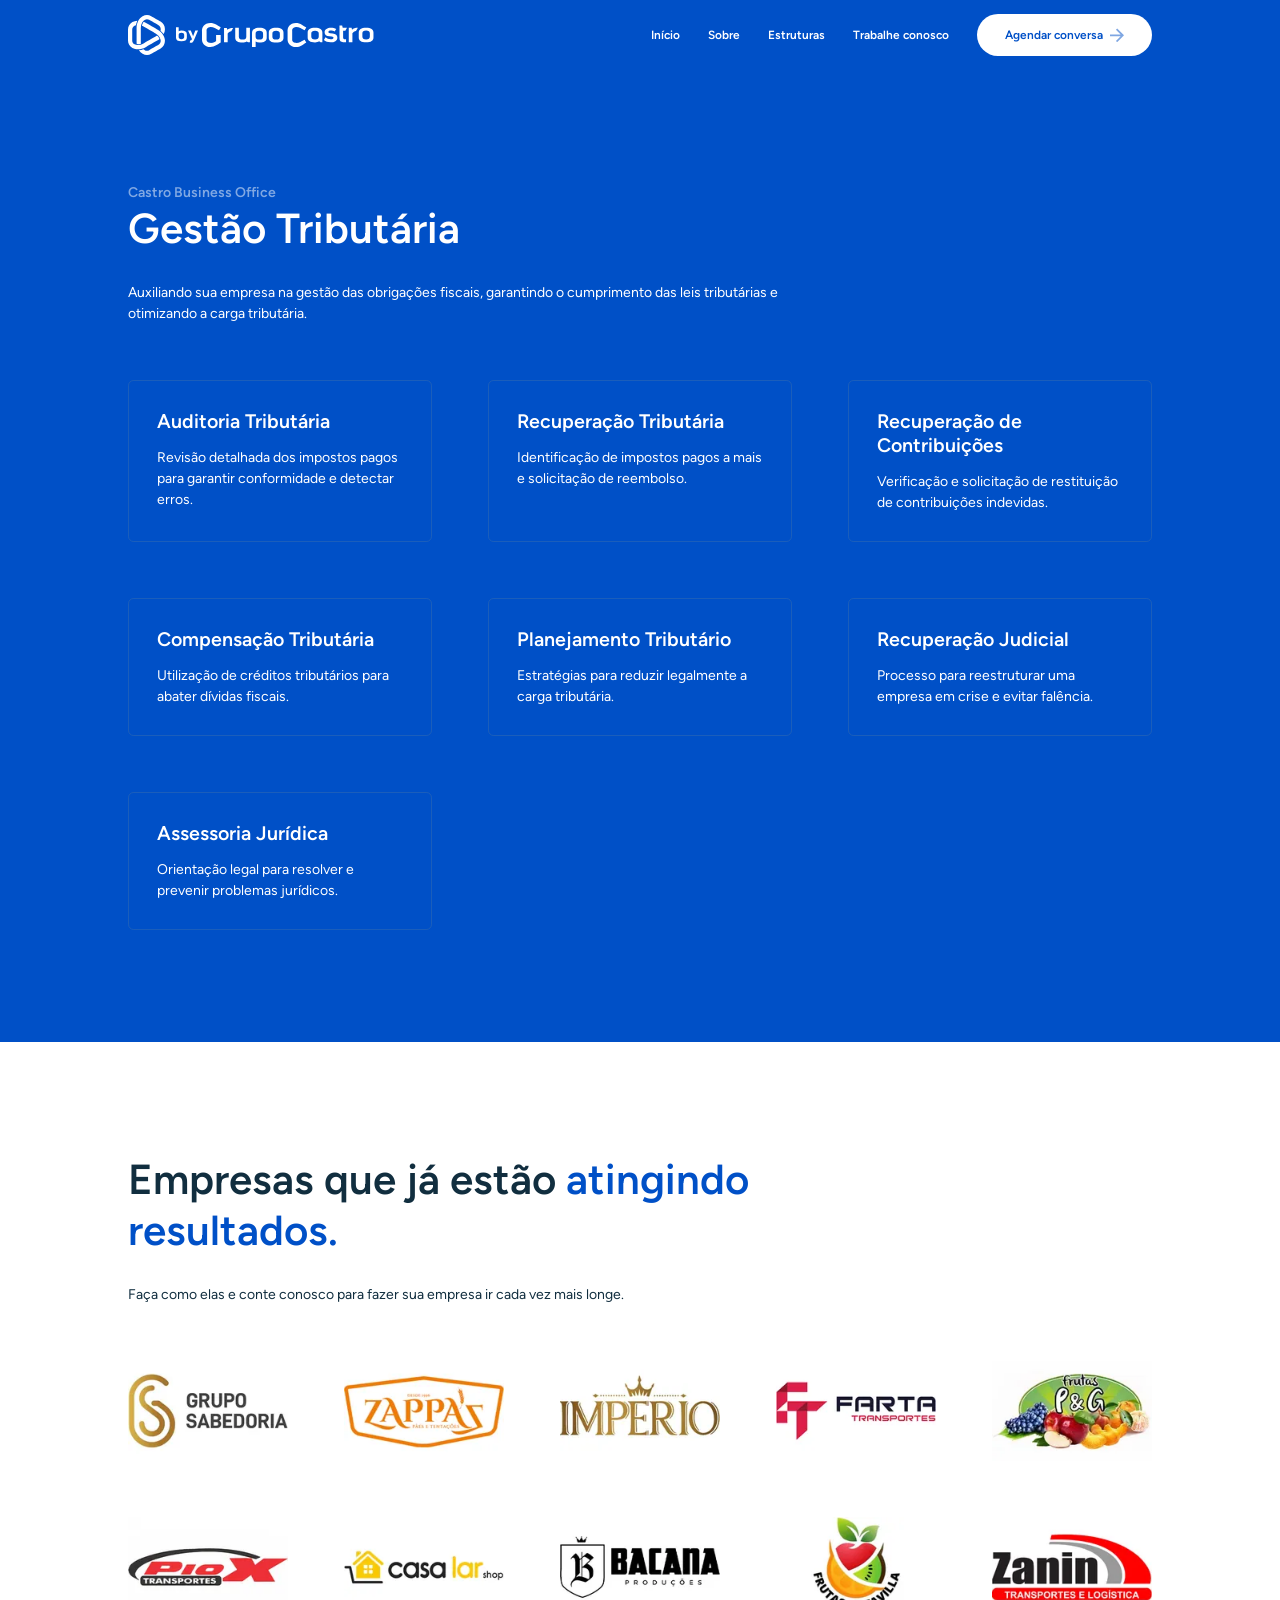
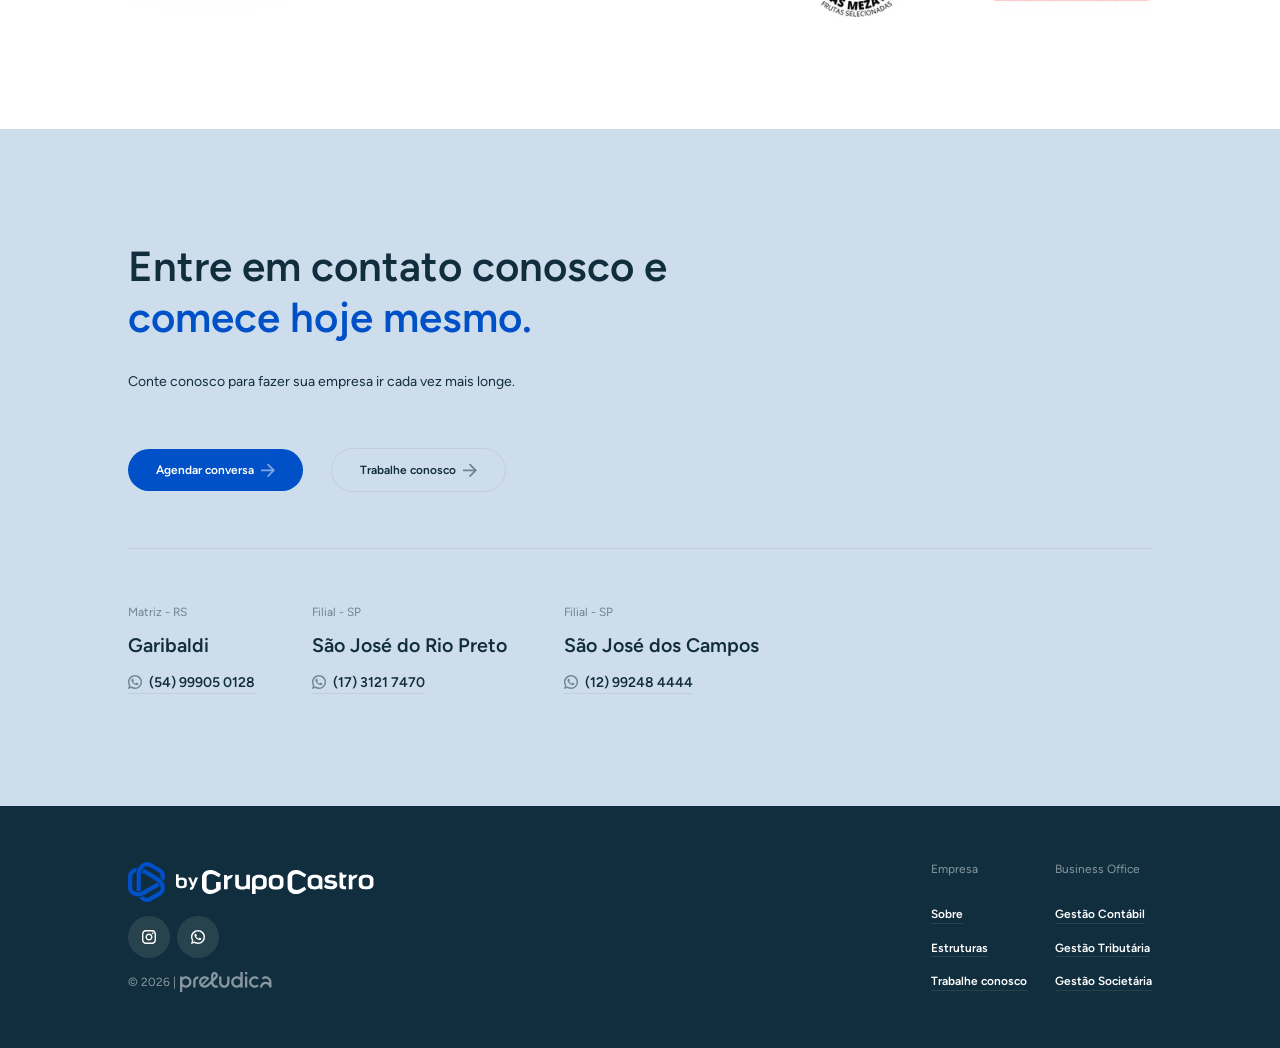
<file: tributaria/index.html>
<!DOCTYPE html>
<html lang="pt" dir="ltr">
  <head>
    <meta charset="utf-8">
    <meta name="viewport" content="width=device-width, initial-scale=1">
    <link rel="stylesheet" href="../style.css">
    <link rel="preconnect" href="https://fonts.googleapis.com">
    <link rel="preconnect" href="https://fonts.gstatic.com" crossorigin>
    <link rel="preload" as="style" href="https://fonts.googleapis.com/css2?family=Onest:wght@100..900&display=swap" onload="this.onload=null;this.rel='stylesheet'">
    <noscript><link href="https://fonts.googleapis.com/css2?family=Onest:wght@100..900&display=swap" rel="stylesheet"></noscript>
    <link rel="icon" type="image/x-icon" href="../img/favicon.webp">
    <title>Gestão Tributária | Grupo Castro</title>
    <meta name="description" content="Gestao tributaria, recuperacao de creditos fiscais e planejamento tributario. Otimize sua carga tributaria. Grupo Castro.">
    <link rel="canonical" href="https://bygrupocastro.com.br/tributaria/">
    <meta property="og:type" content="website">
    <meta property="og:title" content="Gestao Tributaria | Grupo Castro">
    <meta property="og:description" content="Gestao tributaria, recuperacao de creditos fiscais e planejamento tributario. Otimize sua carga tributaria. Grupo Castro.">
    <meta property="og:image" content="https://bygrupocastro.com.br/img/featured.webp">
    <meta property="og:url" content="https://bygrupocastro.com.br/tributaria/">
    <meta property="og:locale" content="pt_BR">
  <!-- Google Tag Manager -->
    <script>(function(w,d,s,l,i){w[l]=w[l]||[];w[l].push({'gtm.start':
    new Date().getTime(),event:'gtm.js'});var f=d.getElementsByTagName(s)[0],
    j=d.createElement(s),dl=l!='dataLayer'?'&l='+l:'';j.async=true;j.src=
    'https://www.googletagmanager.com/gtm.js?id='+i+dl;f.parentNode.insertBefore(j,f);
    })(window,document,'script','dataLayer','GTM-KR2CRSBW');</script>
    <!-- End Google Tag Manager -->
  </head>
  <body>

    <!-- Google Tag Manager (noscript) -->
    <noscript><iframe src="https://www.googletagmanager.com/ns.html?id=GTM-KR2CRSBW"
    height="0" width="0" style="display:none;visibility:hidden"></iframe></noscript>
    <!-- End Google Tag Manager (noscript) -->

    <header id="dark-header" style="background: var(--blue);">
      <div class="header-container">
        <div class="menu-nav">
          <a href="../">
            <img class="logo-icon" src="../img/icon/logo_white.svg" alt="Logo Grupo Castro">
          </a>
          <div id="dark-menu-toggle"></div>
        </div>
        <div class="blue-menu-links">
          <span>
            <a id="button" class="inline-button" href="../">Início</a>
            <a id="button" class="inline-button" href="../#estruturas">Sobre</a>
            <a id="button" class="inline-button" href="../#estruturas">Estruturas</a>
            <a id="button" class="inline-button" href="../trabalhe-conosco/">Trabalhe conosco</a>
          </span>
          <span>
            <a id="button" class="white-strong-button" href="https://cal.com/bygrupocastro/conversa" target="_blank" rel="noopener">Agendar conversa<svg id="icon" class="small-icon" viewBox="0 0 20 20"><path d="M15.2145 9.25012L8.5095 2.54511L10.2773 0.777344L20 10.5001L10.2773 20.2227L8.5095 18.455L15.2145 11.7501H0V9.25012H15.2145Z"></path></svg></a>
          </span>
        </div>
      </div>
    </header>

    <section id="dark-hero" style="background: var(--blue);">
      <div class="container">
        <div class="ver-item">
          <div class="ver-thin">
            <div class="ver-small hero-content">
              <span>
                <p><b>Castro Business Office</b></p>
                <h2>Gestão Tributária</span></h2>
              </span>
              <p>Auxiliando sua empresa na gestão das obrigações fiscais, garantindo o cumprimento das leis tributárias e otimizando a carga tributária.</p>
            </div>
          </div>
          <div id="servicos-desc" class="grid-item">
            <div class="card ver-small">
              <span class="ver-thin">
                <h4>Auditoria Tributária</h4>
                <p>Revisão detalhada dos impostos pagos para garantir conformidade e detectar erros.</p>
              </span>
            </div>
            <div class="card ver-small">
              <span class="ver-thin">
                <h4>Recuperação Tributária</h4>
                <p>Identificação de impostos pagos a mais e solicitação de reembolso.</p>
              </span>
            </div>
            <div class="card ver-small">
              <span class="ver-thin">
                <h4>Recuperação de Contribuições</h4>
                <p>Verificação e solicitação de restituição de contribuições indevidas.</p>
              </span>
            </div>
            <div class="card ver-small">
              <span class="ver-thin">
                <h4>Compensação Tributária</h4>
                <p>Utilização de créditos tributários para abater dívidas fiscais.</p>
              </span>
            </div>
            <div class="card ver-small">
              <span class="ver-thin">
                <h4>Planejamento Tributário</h4>
                <p>Estratégias para reduzir legalmente a carga tributária.</p>
              </span>
            </div>
            <div class="card ver-small">
              <span class="ver-thin">
                <h4>Recuperação Judicial</h4>
                <p>Processo para reestruturar uma empresa em crise e evitar falência.</p>
              </span>
            </div>
            <div class="card ver-small">
              <span class="ver-thin">
                <h4>Assessoria Jurídica</h4>
                <p>Orientação legal para resolver e prevenir problemas jurídicos.</p>
              </span>
            </div>
          </div>
        </div>
      </div>
    </section>

    <section>
      <div class="container">
        <div id="clientes" class="ver-item">
          <div class="ver-small hero-content">
            <h2>Empresas que já estão <span style="color: var(--blue);">atingindo resultados.</span></h2>
            <p>Faça como elas e conte conosco para fazer sua empresa ir cada vez mais longe.</p>
          </div>
          <div id="clientes-grid" class="grid-item">
            <img src="../img/clientes/sabedoria.webp" alt="Logo Grupo Sabedoria" width="200" height="125" loading="lazy">
            <img src="../img/clientes/zappas.webp" alt="Logo Zappas" width="200" height="125" loading="lazy">
            <img src="../img/clientes/imperio.webp" alt="Logo Imperio" width="200" height="125" loading="lazy">
            <img src="../img/clientes/farta.webp" alt="Logo Farta" width="200" height="125" loading="lazy">
            <img src="../img/clientes/pg.webp" alt="Logo PG" width="200" height="125" loading="lazy">
            <img src="../img/clientes/piox.webp" alt="Logo Piox" width="200" height="125" loading="lazy">
            <img src="../img/clientes/casalar.webp" alt="Logo Casa Lar" width="200" height="125" loading="lazy">
            <img src="../img/clientes/bacana.webp" alt="Logo Bacana" width="200" height="125" loading="lazy">
            <img src="../img/clientes/mezavilla.webp" alt="Logo Mezavilla" width="200" height="125" loading="lazy">
            <img src="../img/clientes/zanin.webp" alt="Logo Zanin" width="200" height="125" loading="lazy">
          </div>
        </div>
      </div>
    </section>

    <section id="cta">
      <div class="container">
        <div class="ver-item">
          <div class="ver-small hero-content">
            <h2>Entre em contato conosco e <span style="color: var(--blue);">comece hoje mesmo.</span></h2>
            <p>Conte conosco para fazer sua empresa ir cada vez mais longe.</p>
          </div>
          <div class="hor-small">
            <a id="button" class="blue-strong-button" href="https://cal.com/bygrupocastro/conversa" target="_blank" rel="noopener">Agendar conversa<svg id="icon" class="small-icon" viewBox="0 0 20 20"><path d="M15.2145 9.25012L8.5095 2.54511L10.2773 0.777344L20 10.5001L10.2773 20.2227L8.5095 18.455L15.2145 11.7501H0V9.25012H15.2145Z"></path></svg></a>
            <a id="button" class="alt-button" href="trabalhe-conosco/">Trabalhe conosco<svg id="icon" class="small-icon" viewBox="0 0 20 20"><path d="M15.2145 9.25012L8.5095 2.54511L10.2773 0.777344L20 10.5001L10.2773 20.2227L8.5095 18.455L15.2145 11.7501H0V9.25012H15.2145Z"></path></svg></a>
          </div>
          <div class="hl"></div>
          <div id="cta-contatos" class="hor-small">
            <div class="ver-thin">
              <small>Matriz - RS</small>
              <h4>Garibaldi</h4>
              <a id="button" class="dark-inline-button" href="https://wa.me/+5554999050128" target="_blank" rel="noopener"><svg id="icon" class="small-icon" viewBox="0 0 20 20"><path d="M5.25263 16.4944L5.97736 16.917C7.18811 17.623 8.56412 18 10 18C14.4183 18 18 14.4183 18 10C18 5.58172 14.4183 2 10 2C5.58172 2 2 5.58172 2 10C2 11.4363 2.37723 12.8128 3.08368 14.0238L3.50606 14.7478L2.85257 17.1494L5.25263 16.4944ZM0.00418019 20L1.35614 15.0315C0.49396 13.5536 0 11.8345 0 10C0 4.47715 4.47715 0 10 0C15.5228 0 20 4.47715 20 10C20 15.5228 15.5228 20 10 20C8.16612 20 6.44753 19.5064 4.96988 18.6447L0.00418019 20ZM6.39134 5.30833C6.52522 5.29892 6.65955 5.29748 6.79361 5.30402C6.84777 5.30758 6.90167 5.31384 6.95561 5.32007C7.11487 5.33846 7.29 5.43545 7.34888 5.56894C7.6472 6.24536 7.93666 6.92565 8.21722 7.60963C8.27912 7.76062 8.24182 7.95633 8.12402 8.1457C8.06422 8.2428 7.9703 8.379 7.8615 8.5183C7.74841 8.663 7.50501 8.9291 7.50501 8.9291C7.50501 8.9291 7.4064 9.0473 7.44357 9.1944C7.45805 9.25 7.50423 9.331 7.5461 9.3991C7.56929 9.4368 7.59082 9.4705 7.60479 9.4938C7.86071 9.9211 8.20472 10.3543 8.62492 10.7616C8.74532 10.8783 8.86212 10.9974 8.98772 11.108C9.45602 11.5209 9.98582 11.8583 10.558 12.1082L10.5631 12.1105C10.6476 12.1469 10.691 12.1668 10.8147 12.2193C10.8771 12.2457 10.9409 12.2685 11.0064 12.2858C11.0301 12.292 11.0544 12.2955 11.0788 12.2972C11.2405 12.3069 11.334 12.2032 11.3739 12.1555C12.0974 11.279 12.1636 11.2218 12.1686 11.2222V11.2238C12.2637 11.1236 12.4132 11.0888 12.5466 11.097C12.6075 11.1007 12.6681 11.1124 12.7235 11.1377C13.2553 11.3803 14.1248 11.7587 14.1248 11.7587L14.7063 12.0201C14.8037 12.0671 14.8926 12.1778 14.8969 12.2854C14.8995 12.3523 14.9067 12.4603 14.8828 12.6579C14.8515 12.9166 14.7728 13.2281 14.6946 13.3913C14.6396 13.5058 14.5684 13.6074 14.4856 13.6934C14.3733 13.81 14.2899 13.8808 14.1549 13.9814C14.0727 14.0426 14.0301 14.0714 14.0301 14.0714C13.8912 14.159 13.8129 14.2028 13.6474 14.2909C13.39 14.428 13.1056 14.5068 12.8143 14.5218C12.6286 14.5313 12.4434 14.5447 12.2579 14.5347C12.2497 14.5342 11.6897 14.4482 11.6897 14.4482C10.2678 14.0742 8.95282 13.3736 7.84936 12.402C7.62375 12.2034 7.41452 11.9885 7.20096 11.7759C6.3119 10.8908 5.63884 9.9364 5.23071 9.0336C5.02945 8.5884 4.90201 8.1116 4.9 7.62098C4.89631 7.01405 5.09501 6.4232 5.46471 5.94186C5.53759 5.84697 5.60676 5.74855 5.72611 5.63586C5.8525 5.51651 5.93294 5.45244 6.01959 5.40811C6.13509 5.34902 6.26195 5.31742 6.39134 5.30833Z"/></svg>(54) 99905 0128</a>
            </div>
            <div class="vl"></div>
            <div class="ver-thin">
              <small>Filial - SP</small>
              <h4>São José do Rio Preto</h4>
              <a id="button" class="dark-inline-button" href="https://wa.me/+551731217470" target="_blank" rel="noopener"><svg id="icon" class="small-icon" viewBox="0 0 20 20"><path d="M5.25263 16.4944L5.97736 16.917C7.18811 17.623 8.56412 18 10 18C14.4183 18 18 14.4183 18 10C18 5.58172 14.4183 2 10 2C5.58172 2 2 5.58172 2 10C2 11.4363 2.37723 12.8128 3.08368 14.0238L3.50606 14.7478L2.85257 17.1494L5.25263 16.4944ZM0.00418019 20L1.35614 15.0315C0.49396 13.5536 0 11.8345 0 10C0 4.47715 4.47715 0 10 0C15.5228 0 20 4.47715 20 10C20 15.5228 15.5228 20 10 20C8.16612 20 6.44753 19.5064 4.96988 18.6447L0.00418019 20ZM6.39134 5.30833C6.52522 5.29892 6.65955 5.29748 6.79361 5.30402C6.84777 5.30758 6.90167 5.31384 6.95561 5.32007C7.11487 5.33846 7.29 5.43545 7.34888 5.56894C7.6472 6.24536 7.93666 6.92565 8.21722 7.60963C8.27912 7.76062 8.24182 7.95633 8.12402 8.1457C8.06422 8.2428 7.9703 8.379 7.8615 8.5183C7.74841 8.663 7.50501 8.9291 7.50501 8.9291C7.50501 8.9291 7.4064 9.0473 7.44357 9.1944C7.45805 9.25 7.50423 9.331 7.5461 9.3991C7.56929 9.4368 7.59082 9.4705 7.60479 9.4938C7.86071 9.9211 8.20472 10.3543 8.62492 10.7616C8.74532 10.8783 8.86212 10.9974 8.98772 11.108C9.45602 11.5209 9.98582 11.8583 10.558 12.1082L10.5631 12.1105C10.6476 12.1469 10.691 12.1668 10.8147 12.2193C10.8771 12.2457 10.9409 12.2685 11.0064 12.2858C11.0301 12.292 11.0544 12.2955 11.0788 12.2972C11.2405 12.3069 11.334 12.2032 11.3739 12.1555C12.0974 11.279 12.1636 11.2218 12.1686 11.2222V11.2238C12.2637 11.1236 12.4132 11.0888 12.5466 11.097C12.6075 11.1007 12.6681 11.1124 12.7235 11.1377C13.2553 11.3803 14.1248 11.7587 14.1248 11.7587L14.7063 12.0201C14.8037 12.0671 14.8926 12.1778 14.8969 12.2854C14.8995 12.3523 14.9067 12.4603 14.8828 12.6579C14.8515 12.9166 14.7728 13.2281 14.6946 13.3913C14.6396 13.5058 14.5684 13.6074 14.4856 13.6934C14.3733 13.81 14.2899 13.8808 14.1549 13.9814C14.0727 14.0426 14.0301 14.0714 14.0301 14.0714C13.8912 14.159 13.8129 14.2028 13.6474 14.2909C13.39 14.428 13.1056 14.5068 12.8143 14.5218C12.6286 14.5313 12.4434 14.5447 12.2579 14.5347C12.2497 14.5342 11.6897 14.4482 11.6897 14.4482C10.2678 14.0742 8.95282 13.3736 7.84936 12.402C7.62375 12.2034 7.41452 11.9885 7.20096 11.7759C6.3119 10.8908 5.63884 9.9364 5.23071 9.0336C5.02945 8.5884 4.90201 8.1116 4.9 7.62098C4.89631 7.01405 5.09501 6.4232 5.46471 5.94186C5.53759 5.84697 5.60676 5.74855 5.72611 5.63586C5.8525 5.51651 5.93294 5.45244 6.01959 5.40811C6.13509 5.34902 6.26195 5.31742 6.39134 5.30833Z"/></svg>(17) 3121 7470</a>
            </div>
            <div class="vl"></div>
            <div class="ver-thin">
              <small>Filial - SP</small>
              <h4>São José dos Campos</h4>
              <a id="button" class="dark-inline-button" href="https://wa.me/+5512992484444" target="_blank" rel="noopener"><svg id="icon" class="small-icon" viewBox="0 0 20 20"><path d="M5.25263 16.4944L5.97736 16.917C7.18811 17.623 8.56412 18 10 18C14.4183 18 18 14.4183 18 10C18 5.58172 14.4183 2 10 2C5.58172 2 2 5.58172 2 10C2 11.4363 2.37723 12.8128 3.08368 14.0238L3.50606 14.7478L2.85257 17.1494L5.25263 16.4944ZM0.00418019 20L1.35614 15.0315C0.49396 13.5536 0 11.8345 0 10C0 4.47715 4.47715 0 10 0C15.5228 0 20 4.47715 20 10C20 15.5228 15.5228 20 10 20C8.16612 20 6.44753 19.5064 4.96988 18.6447L0.00418019 20ZM6.39134 5.30833C6.52522 5.29892 6.65955 5.29748 6.79361 5.30402C6.84777 5.30758 6.90167 5.31384 6.95561 5.32007C7.11487 5.33846 7.29 5.43545 7.34888 5.56894C7.6472 6.24536 7.93666 6.92565 8.21722 7.60963C8.27912 7.76062 8.24182 7.95633 8.12402 8.1457C8.06422 8.2428 7.9703 8.379 7.8615 8.5183C7.74841 8.663 7.50501 8.9291 7.50501 8.9291C7.50501 8.9291 7.4064 9.0473 7.44357 9.1944C7.45805 9.25 7.50423 9.331 7.5461 9.3991C7.56929 9.4368 7.59082 9.4705 7.60479 9.4938C7.86071 9.9211 8.20472 10.3543 8.62492 10.7616C8.74532 10.8783 8.86212 10.9974 8.98772 11.108C9.45602 11.5209 9.98582 11.8583 10.558 12.1082L10.5631 12.1105C10.6476 12.1469 10.691 12.1668 10.8147 12.2193C10.8771 12.2457 10.9409 12.2685 11.0064 12.2858C11.0301 12.292 11.0544 12.2955 11.0788 12.2972C11.2405 12.3069 11.334 12.2032 11.3739 12.1555C12.0974 11.279 12.1636 11.2218 12.1686 11.2222V11.2238C12.2637 11.1236 12.4132 11.0888 12.5466 11.097C12.6075 11.1007 12.6681 11.1124 12.7235 11.1377C13.2553 11.3803 14.1248 11.7587 14.1248 11.7587L14.7063 12.0201C14.8037 12.0671 14.8926 12.1778 14.8969 12.2854C14.8995 12.3523 14.9067 12.4603 14.8828 12.6579C14.8515 12.9166 14.7728 13.2281 14.6946 13.3913C14.6396 13.5058 14.5684 13.6074 14.4856 13.6934C14.3733 13.81 14.2899 13.8808 14.1549 13.9814C14.0727 14.0426 14.0301 14.0714 14.0301 14.0714C13.8912 14.159 13.8129 14.2028 13.6474 14.2909C13.39 14.428 13.1056 14.5068 12.8143 14.5218C12.6286 14.5313 12.4434 14.5447 12.2579 14.5347C12.2497 14.5342 11.6897 14.4482 11.6897 14.4482C10.2678 14.0742 8.95282 13.3736 7.84936 12.402C7.62375 12.2034 7.41452 11.9885 7.20096 11.7759C6.3119 10.8908 5.63884 9.9364 5.23071 9.0336C5.02945 8.5884 4.90201 8.1116 4.9 7.62098C4.89631 7.01405 5.09501 6.4232 5.46471 5.94186C5.53759 5.84697 5.60676 5.74855 5.72611 5.63586C5.8525 5.51651 5.93294 5.45244 6.01959 5.40811C6.13509 5.34902 6.26195 5.31742 6.39134 5.30833Z"/></svg>(12) 99248 4444</a>
            </div>
          </div>
        </div>
      </div>
    </section>

    <section id="footer">
      <div class="container">
        <div class="hor-item">
          <div class="ver-thin">
            <a href="./">
              <img class="logo-icon" src="../img/icon/logo_light.svg" alt="Logo Grupo Castro">
            </a>
            <span class="hor-thin">
              <a class="social-item" href="https://www.instagram.com/by.grupocastro" aria-label="Instagram Grupo Castro" target="_blank" rel="noopener"><svg id="icon" class="small-icon" viewBox="0 0 20 20"><path d="M10 6.99999C8.34261 6.99999 6.99999 8.34309 6.99999 9.99999C6.99999 11.6573 8.34311 13 10 13C11.6573 13 13 11.6569 13 9.99999C13 8.34269 11.6569 6.99999 10 6.99999ZM10 5C12.7604 5 15 7.23709 15 9.99999C15 12.7605 12.7629 15 10 15C7.23952 15 5 12.7629 5 9.99999C5 7.23952 7.23709 5 10 5ZM16.5 4.74915C16.5 5.43925 15.9392 5.99916 15.25 5.99916C14.5599 5.99916 14 5.43839 14 4.74915C14 4.0599 14.5607 3.5 15.25 3.5C15.9383 3.49913 16.5 4.0599 16.5 4.74915ZM10 2C7.52551 2 7.12219 2.00655 5.97128 2.0578C5.18717 2.09461 4.66155 2.20007 4.17318 2.38967C3.73918 2.55799 3.42611 2.75898 3.09254 3.09255C2.75769 3.4274 2.55706 3.73963 2.38942 4.17383C2.19938 4.66332 2.09395 5.1881 2.0578 5.97114C2.00605 7.07519 2 7.46104 2 9.99999C2 12.4745 2.00655 12.8778 2.05779 14.0286C2.09462 14.8124 2.20022 15.3388 2.38936 15.826C2.55812 16.2606 2.75952 16.5744 3.09148 16.9064C3.42765 17.2421 3.74081 17.4434 4.17089 17.6094C4.66521 17.8005 5.19049 17.9061 5.97113 17.9422C7.07519 17.9939 7.46104 18 10 18C12.4745 18 12.8778 17.9934 14.0286 17.9422C14.8107 17.9055 15.3375 17.7996 15.826 17.6106C16.2594 17.4423 16.5742 17.2402 16.9064 16.9085C17.2426 16.5718 17.4435 16.2594 17.6097 15.8283C17.8003 15.3358 17.9061 14.8098 17.9422 14.0289C17.9939 12.9248 18 12.5389 18 9.99999C18 7.52551 17.9934 7.1222 17.9422 5.97136C17.9054 5.18906 17.7995 4.66149 17.6103 4.17318C17.4424 3.74038 17.2407 3.42635 16.9074 3.09255C16.572 2.75715 16.2606 2.55693 15.8261 2.38942C15.337 2.19954 14.8114 2.09396 14.0288 2.05781C12.9248 2.00605 12.5389 2 10 2ZM10 0C12.7166 0 13.0558 0.00999993 14.1225 0.0599999C15.1866 0.10917 15.9125 0.2775 16.55 0.525C17.2091 0.779169 17.7658 1.1225 18.3216 1.67833C18.8766 2.23417 19.22 2.7925 19.475 3.45C19.7216 4.08667 19.89 4.81333 19.94 5.87749C19.9875 6.94416 20 7.28332 20 9.99999C20 12.7167 19.99 13.0558 19.94 14.1225C19.8908 15.1867 19.7216 15.9125 19.475 16.55C19.2208 17.2092 18.8766 17.7658 18.3216 18.3217C17.7658 18.8767 17.2066 19.22 16.55 19.475C15.9125 19.7217 15.1866 19.89 14.1225 19.94C13.0558 19.9875 12.7166 20 10 20C7.28332 20 6.94415 19.99 5.87749 19.94C4.81333 19.8908 4.08833 19.7217 3.45 19.475C2.79166 19.2208 2.23416 18.8767 1.67833 18.3217C1.1225 17.7658 0.779999 17.2067 0.525 16.55C0.2775 15.9125 0.11 15.1867 0.0600001 14.1225C0.0125002 13.0558 0 12.7167 0 9.99999C0 7.28332 0.0100002 6.94416 0.0600001 5.87749C0.10916 4.8125 0.2775 4.0875 0.525 3.45C0.779159 2.79167 1.1225 2.23417 1.67833 1.67833C2.23416 1.1225 2.7925 0.779999 3.45 0.525C4.0875 0.2775 4.8125 0.11 5.87749 0.0599999C6.94415 0.0124999 7.28332 0 10 0Z"/></svg></a>
              <a class="social-item" href="https://wa.me/+5554999050128" aria-label="WhatsApp Grupo Castro" target="_blank" rel="noopener"><svg id="icon" class="small-icon" viewBox="0 0 20 20"><path d="M5.25263 16.4944L5.97736 16.917C7.18811 17.623 8.56412 18 10 18C14.4183 18 18 14.4183 18 10C18 5.58172 14.4183 2 10 2C5.58172 2 2 5.58172 2 10C2 11.4363 2.37723 12.8128 3.08368 14.0238L3.50606 14.7478L2.85257 17.1494L5.25263 16.4944ZM0.00418019 20L1.35614 15.0315C0.49396 13.5536 0 11.8345 0 10C0 4.47715 4.47715 0 10 0C15.5228 0 20 4.47715 20 10C20 15.5228 15.5228 20 10 20C8.16612 20 6.44753 19.5064 4.96988 18.6447L0.00418019 20ZM6.39134 5.30833C6.52522 5.29892 6.65955 5.29748 6.79361 5.30402C6.84777 5.30758 6.90167 5.31384 6.95561 5.32007C7.11487 5.33846 7.29 5.43545 7.34888 5.56894C7.6472 6.24536 7.93666 6.92565 8.21722 7.60963C8.27912 7.76062 8.24182 7.95633 8.12402 8.1457C8.06422 8.2428 7.9703 8.379 7.8615 8.5183C7.74841 8.663 7.50501 8.9291 7.50501 8.9291C7.50501 8.9291 7.4064 9.0473 7.44357 9.1944C7.45805 9.25 7.50423 9.331 7.5461 9.3991C7.56929 9.4368 7.59082 9.4705 7.60479 9.4938C7.86071 9.9211 8.20472 10.3543 8.62492 10.7616C8.74532 10.8783 8.86212 10.9974 8.98772 11.108C9.45602 11.5209 9.98582 11.8583 10.558 12.1082L10.5631 12.1105C10.6476 12.1469 10.691 12.1668 10.8147 12.2193C10.8771 12.2457 10.9409 12.2685 11.0064 12.2858C11.0301 12.292 11.0544 12.2955 11.0788 12.2972C11.2405 12.3069 11.334 12.2032 11.3739 12.1555C12.0974 11.279 12.1636 11.2218 12.1686 11.2222V11.2238C12.2637 11.1236 12.4132 11.0888 12.5466 11.097C12.6075 11.1007 12.6681 11.1124 12.7235 11.1377C13.2553 11.3803 14.1248 11.7587 14.1248 11.7587L14.7063 12.0201C14.8037 12.0671 14.8926 12.1778 14.8969 12.2854C14.8995 12.3523 14.9067 12.4603 14.8828 12.6579C14.8515 12.9166 14.7728 13.2281 14.6946 13.3913C14.6396 13.5058 14.5684 13.6074 14.4856 13.6934C14.3733 13.81 14.2899 13.8808 14.1549 13.9814C14.0727 14.0426 14.0301 14.0714 14.0301 14.0714C13.8912 14.159 13.8129 14.2028 13.6474 14.2909C13.39 14.428 13.1056 14.5068 12.8143 14.5218C12.6286 14.5313 12.4434 14.5447 12.2579 14.5347C12.2497 14.5342 11.6897 14.4482 11.6897 14.4482C10.2678 14.0742 8.95282 13.3736 7.84936 12.402C7.62375 12.2034 7.41452 11.9885 7.20096 11.7759C6.3119 10.8908 5.63884 9.9364 5.23071 9.0336C5.02945 8.5884 4.90201 8.1116 4.9 7.62098C4.89631 7.01405 5.09501 6.4232 5.46471 5.94186C5.53759 5.84697 5.60676 5.74855 5.72611 5.63586C5.8525 5.51651 5.93294 5.45244 6.01959 5.40811C6.13509 5.34902 6.26195 5.31742 6.39134 5.30833Z"/></svg></a>
            </span>
            <small id="copyright" class="text-topic">© <script>document.write(new Date().getFullYear())</script> | <a href="https://preludica.com/" target="_blank" rel="noopener"><img src="../img/icon/logo_preludica.svg" alt="Preludica"></a></small>
          </div>
          <div class="hor-small">
            <div class="ver-small">
              <small>Empresa</small>
              <span class="ver-thin">
                <a id="button" class="dark-inline-button" href="../#estruturas">Sobre</a>
                <a id="button" class="dark-inline-button" href="../#estruturas">Estruturas</a>
                <a id="button" class="dark-inline-button" href="#">Trabalhe conosco</a>
              </span>
            </div>
            <div class="ver-small">
              <small>Business Office</small>
              <span class="ver-thin">
                <a id="button" class="dark-inline-button" href="../contabil/">Gestão Contábil</a>
                <a id="button" class="dark-inline-button" href="../tributaria/">Gestão Tributária</a>
                <a id="button" class="dark-inline-button" href="../societaria/">Gestão Societária</a>
              </span>
            </div>
          </div>
        </div>
      </div>
    </section>

    <script src="../js/script.js"></script>

  </body>
</html>
</file>
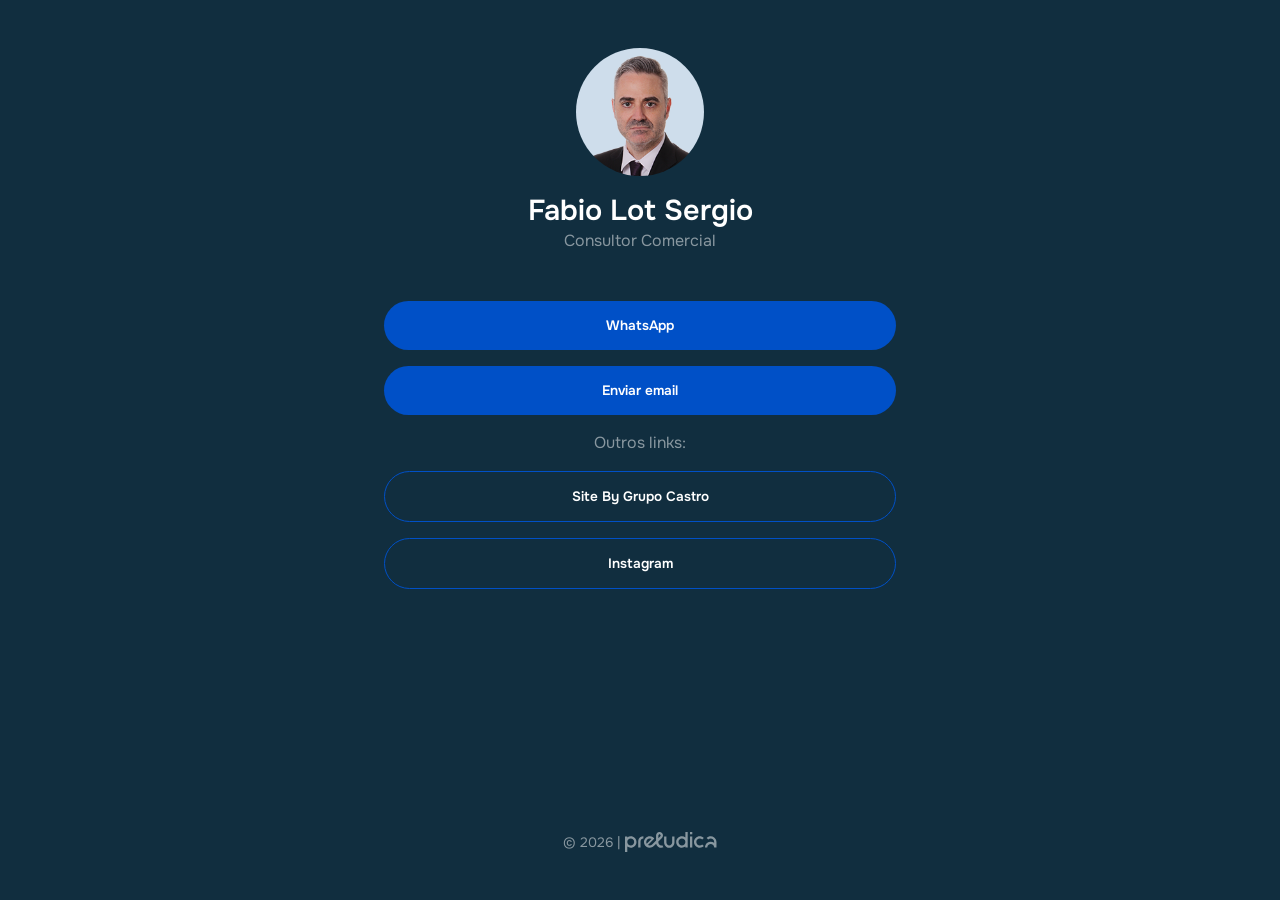
<file: links/fabio/index.html>
<!DOCTYPE html>
<html lang="pt" dir="ltr">
  <head>
    <meta charset="utf-8">
    <meta name="viewport" content="width=device-width, initial-scale=1">
    <link rel="stylesheet" href="../style.css">
    <style>@import url('https://fonts.googleapis.com/css2?family=Onest:wght@100..900&display=swap');</style>
    <link rel="icon" type="image/x-icon" href="img/favicon.webp">
    <title>Fabio Lot Sergio | By Grupo Castro</title>
  </head>
  <body>

    <section>
      <div class="container">
        <div class="ver-item">
          <div class="ver-item">
            <div class="ver-thin">
              <div class="circle-img" style="background-image: url('../img/avatar_fabio.webp');"></div>
              <span>
                <h3>Fabio Lot Sergio</h3>
                <p>Consultor Comercial</p>
              </span>
            </div>
          </div>
          <div class="ver-item">
            <div class="ver-thin">
              <a id="button" class="strong-button" href="https://wa.me/+5517997807700" target="blank">WhatsApp</a>
              <a id="button" class="strong-button" href="mailto:comercial1@bygrupocastro.com.br" target="blank">Enviar email</a>
              <p>Outros links:</p>
              <a id="button" class="alt-button" href="https://bygrupocastro.com.br" target="blank">Site By Grupo Castro</a>
              <a id="button" class="alt-button" href="https://instagram.com/by.grupocastro" target="blank">Instagram</a>
            </div>
          </div>
        </div>
        <div class="hor-item">
          <small id="copyright" class="text-topic">© <script>document.write(new Date().getFullYear())</script> | <a href="https://preludica.com/" target="blank"><img src="../../img/icon/logo_preludica.svg"></a></small>
        </div>
      </div>
    </section>

  </body>
</html>
</file>
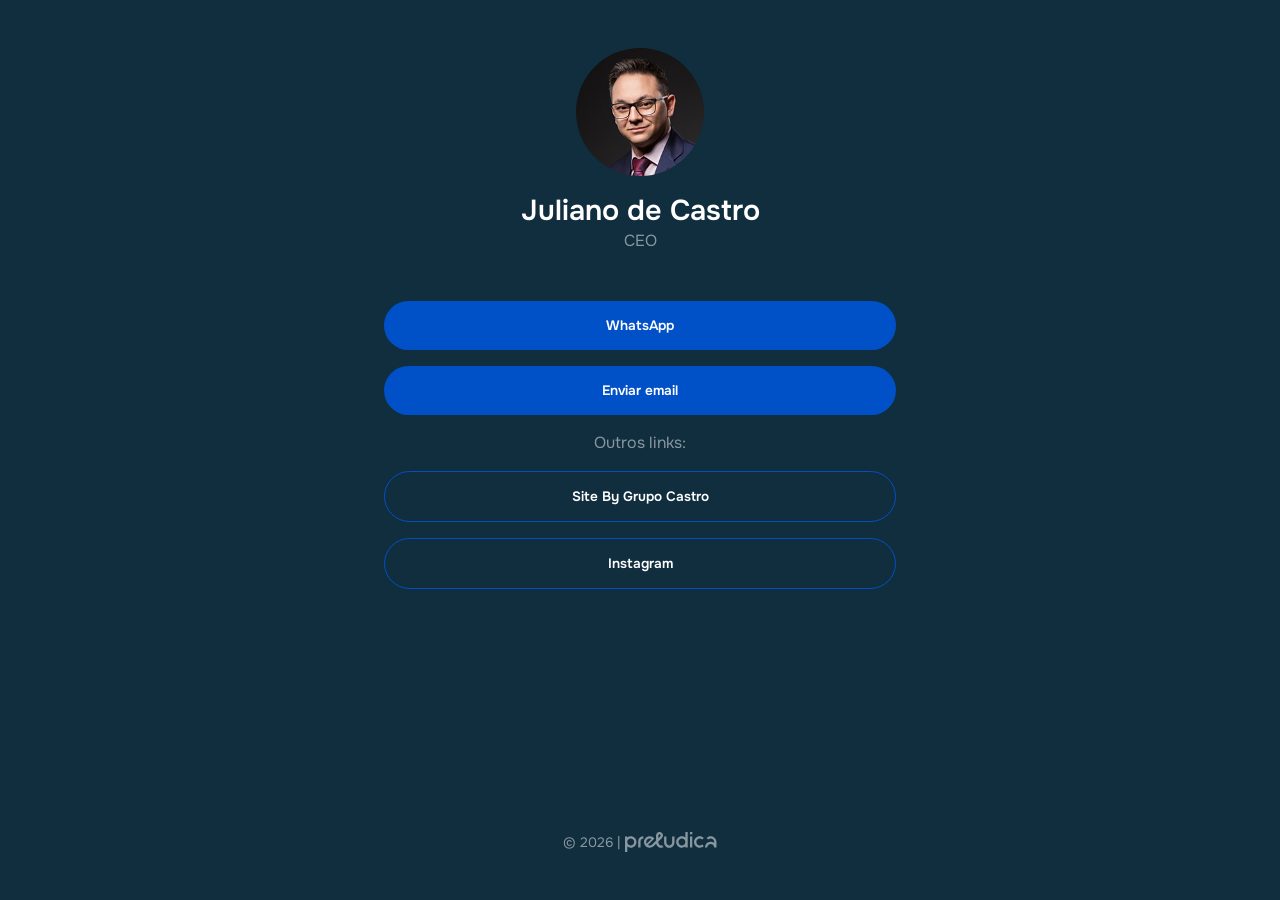
<file: links/juliano/index.html>
<!DOCTYPE html>
<html lang="pt" dir="ltr">
  <head>
    <meta charset="utf-8">
    <meta name="viewport" content="width=device-width, initial-scale=1">
    <link rel="stylesheet" href="../style.css">
    <style>@import url('https://fonts.googleapis.com/css2?family=Onest:wght@100..900&display=swap');</style>
    <link rel="icon" type="image/x-icon" href="img/favicon.webp">
    <title>Juliano de Castro | By Grupo Castro</title>
  </head>
  <body>

    <section>
      <div class="container">
        <div class="ver-item">
          <div class="ver-item">
            <div class="ver-thin">
              <div class="circle-img" style="background-image: url('../img/avatar_juliano.webp');"></div>
              <span>
                <h3>Juliano de Castro</h3>
                <p>CEO</p>
              </span>
            </div>
          </div>
          <div class="ver-item">
            <div class="ver-thin">
              <a id="button" class="strong-button" href="https://wa.me/+5554984231671" target="blank">WhatsApp</a>
              <a id="button" class="strong-button" href="mailto:ceo@bygrupocastro.com.br" target="blank">Enviar email</a>
              <p>Outros links:</p>
              <a id="button" class="alt-button" href="https://bygrupocastro.com.br" target="blank">Site By Grupo Castro</a>
              <a id="button" class="alt-button" href="https://instagram.com/by.grupocastro" target="blank">Instagram</a>
            </div>
          </div>
        </div>
        <div class="hor-item">
          <small id="copyright" class="text-topic">© <script>document.write(new Date().getFullYear())</script> | <a href="https://preludica.com/" target="blank"><img src="../../img/icon/logo_preludica.svg"></a></small>
        </div>
      </div>
    </section>

  </body>
</html>
</file>
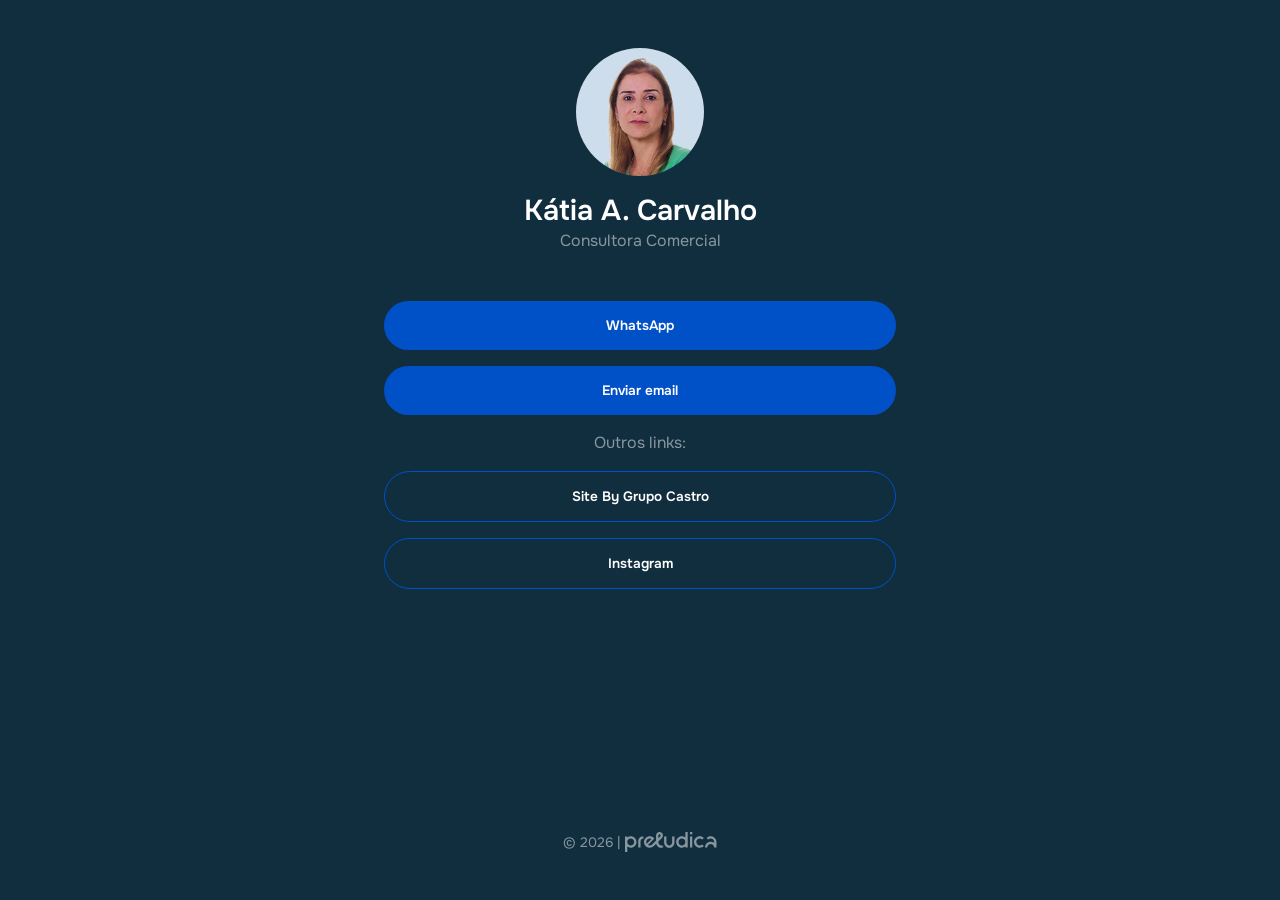
<file: links/katia/index.html>
<!DOCTYPE html>
<html lang="pt" dir="ltr">
  <head>
    <meta charset="utf-8">
    <meta name="viewport" content="width=device-width, initial-scale=1">
    <link rel="stylesheet" href="../style.css">
    <style>@import url('https://fonts.googleapis.com/css2?family=Onest:wght@100..900&display=swap');</style>
    <link rel="icon" type="image/x-icon" href="img/favicon.webp">
    <title>Kátia A. Carvalho | By Grupo Castro</title>
  </head>
  <body>

    <section>
      <div class="container">
        <div class="ver-item">
          <div class="ver-item">
            <div class="ver-thin">
              <div class="circle-img" style="background-image: url('../img/avatar_katia.webp');"></div>
              <span>
                <h3>Kátia A. Carvalho</h3>
                <p>Consultora Comercial</p>
              </span>
            </div>
          </div>
          <div class="ver-item">
            <div class="ver-thin">
              <a id="button" class="strong-button" href="https://wa.me/+5511982743773" target="blank">WhatsApp</a>
              <a id="button" class="strong-button" href="mailto:comercial2@bygrupocastro.com.br" target="blank">Enviar email</a>
              <p>Outros links:</p>
              <a id="button" class="alt-button" href="https://bygrupocastro.com.br" target="blank">Site By Grupo Castro</a>
              <a id="button" class="alt-button" href="https://instagram.com/by.grupocastro" target="blank">Instagram</a>
            </div>
          </div>
        </div>
        <div class="hor-item">
          <small id="copyright" class="text-topic">© <script>document.write(new Date().getFullYear())</script> | <a href="https://preludica.com/" target="blank"><img src="../../img/icon/logo_preludica.svg"></a></small>
        </div>
      </div>
    </section>

  </body>
</html>
</file>
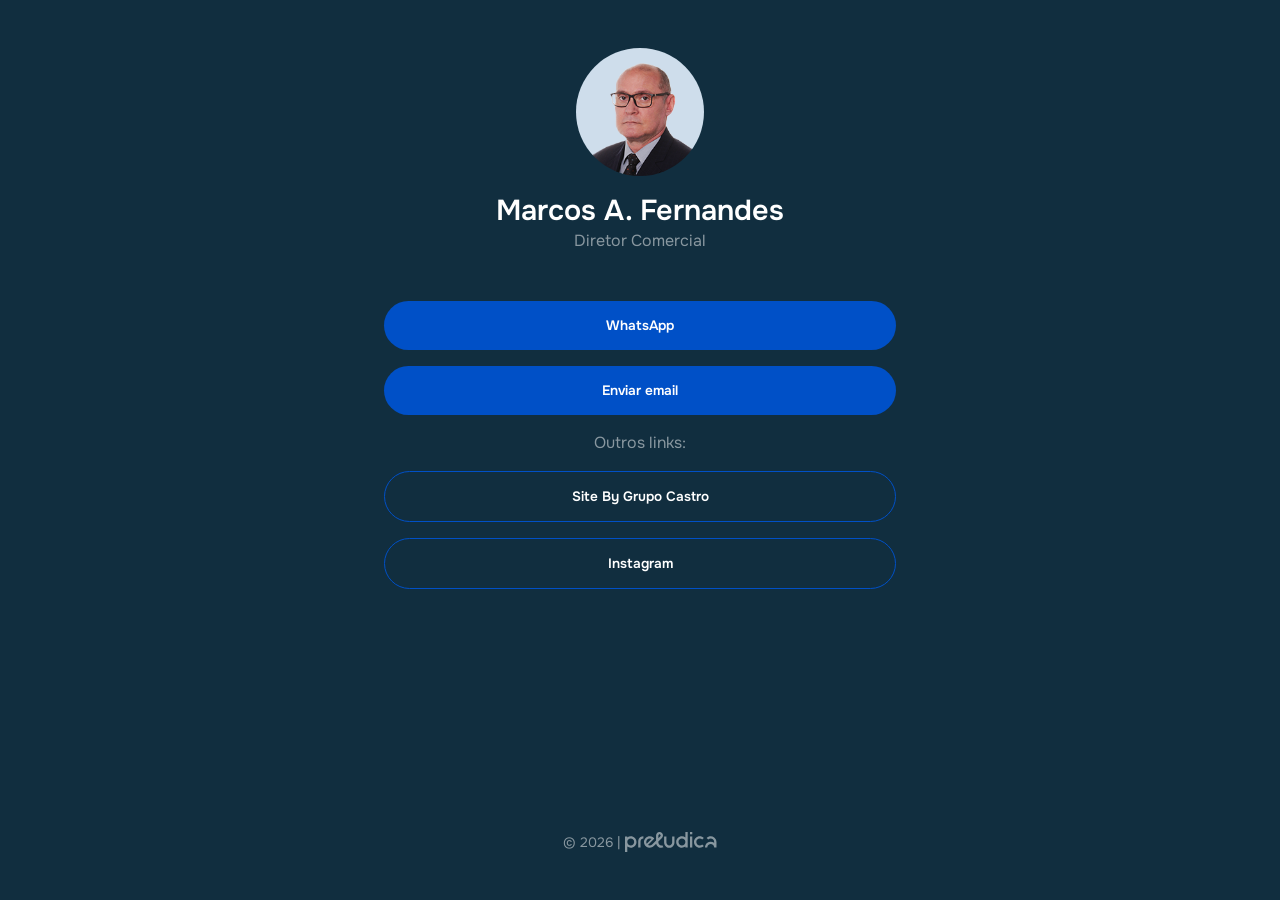
<file: links/marcos/index.html>
<!DOCTYPE html>
<html lang="pt" dir="ltr">
  <head>
    <meta charset="utf-8">
    <meta name="viewport" content="width=device-width, initial-scale=1">
    <link rel="stylesheet" href="../style.css">
    <style>@import url('https://fonts.googleapis.com/css2?family=Onest:wght@100..900&display=swap');</style>
    <link rel="icon" type="image/x-icon" href="img/favicon.webp">
    <title>Marcos Aurélio Fernandes | By Grupo Castro</title>
  </head>
  <body>

    <section>
      <div class="container">
        <div class="ver-item">
          <div class="ver-item">
            <div class="ver-thin">
              <div class="circle-img" style="background-image: url('../img/avatar_marcos.webp');"></div>
              <span>
                <h3>Marcos A. Fernandes</h3>
                <p>Diretor Comercial</p>
              </span>
            </div>
          </div>
          <div class="ver-item">
            <div class="ver-thin">
              <a id="button" class="strong-button" href="https://wa.me/+5517991690000" target="blank">WhatsApp</a>
              <a id="button" class="strong-button" href="mailto:cco@bygrupocastro.com.br" target="blank">Enviar email</a>
              <p>Outros links:</p>
              <a id="button" class="alt-button" href="https://bygrupocastro.com.br" target="blank">Site By Grupo Castro</a>
              <a id="button" class="alt-button" href="https://instagram.com/by.grupocastro" target="blank">Instagram</a>
            </div>
          </div>
        </div>
        <div class="hor-item">
          <small id="copyright" class="text-topic">© <script>document.write(new Date().getFullYear())</script> | <a href="https://preludica.com/" target="blank"><img src="../../img/icon/logo_preludica.svg"></a></small>
        </div>
      </div>
    </section>

  </body>
</html>
</file>
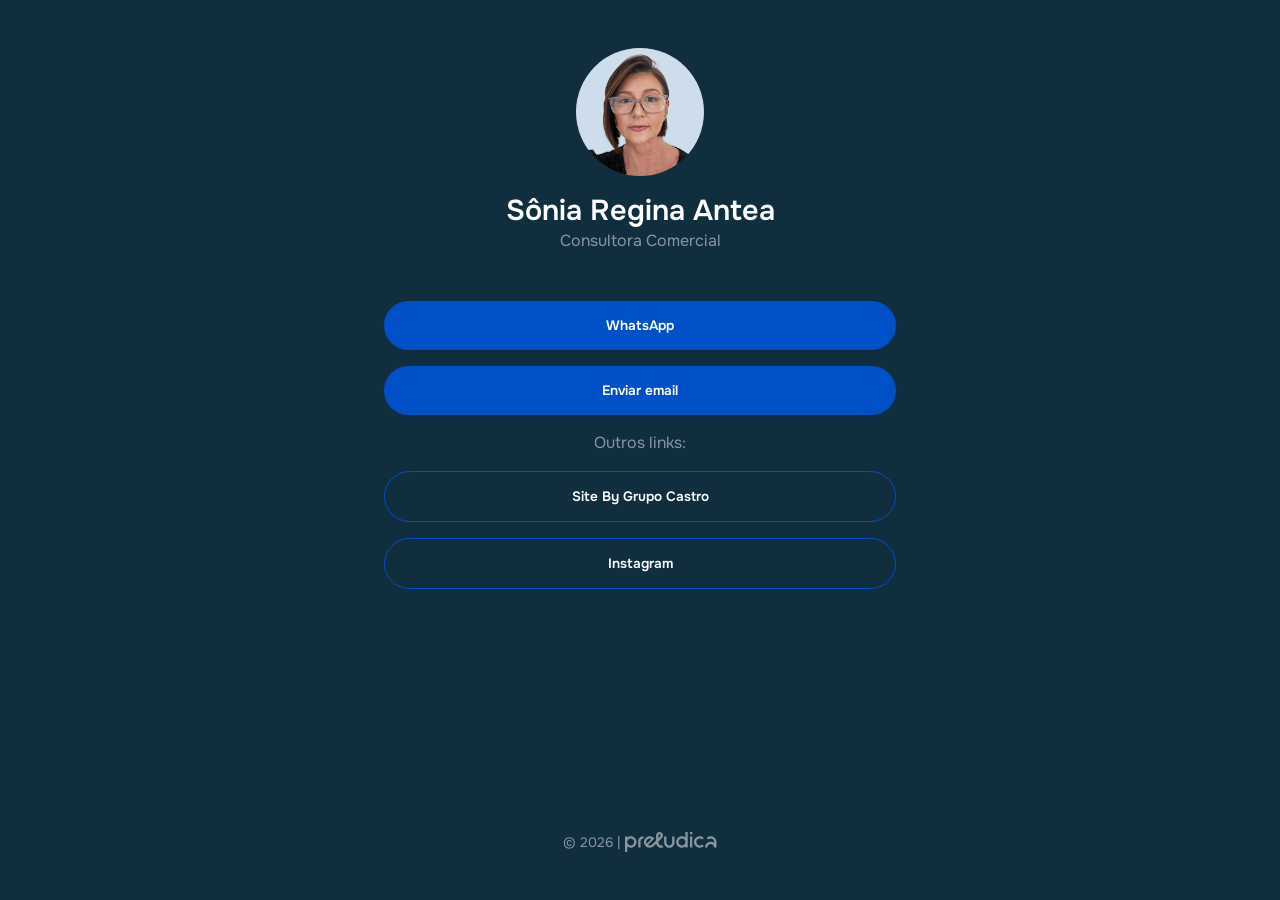
<file: links/sonia/index.html>
<!DOCTYPE html>
<html lang="pt" dir="ltr">
  <head>
    <meta charset="utf-8">
    <meta name="viewport" content="width=device-width, initial-scale=1">
    <link rel="stylesheet" href="../style.css">
    <style>@import url('https://fonts.googleapis.com/css2?family=Onest:wght@100..900&display=swap');</style>
    <link rel="icon" type="image/x-icon" href="img/favicon.webp">
    <title>Sônia Regina Antea | By Grupo Castro</title>
  </head>
  <body>

    <section>
      <div class="container">
        <div class="ver-item">
          <div class="ver-item">
            <div class="ver-thin">
              <div class="circle-img" style="background-image: url('../img/avatar_sonia.webp');"></div>
              <span>
                <h3>Sônia Regina Antea</h3>
                <p>Consultora Comercial</p>
              </span>
            </div>
          </div>
          <div class="ver-item">
            <div class="ver-thin">
              <a id="button" class="strong-button" href="https://wa.me/+5544988057948" target="blank">WhatsApp</a>
              <a id="button" class="strong-button" href="mailto:comercial3@bygrupocastro.com.br" target="blank">Enviar email</a>
              <p>Outros links:</p>
              <a id="button" class="alt-button" href="https://bygrupocastro.com.br" target="blank">Site By Grupo Castro</a>
              <a id="button" class="alt-button" href="https://instagram.com/by.grupocastro" target="blank">Instagram</a>
            </div>
          </div>
        </div>
        <div class="hor-item">
          <small id="copyright" class="text-topic">© <script>document.write(new Date().getFullYear())</script> | <a href="https://preludica.com/" target="blank"><img src="../../img/icon/logo_preludica.svg"></a></small>
        </div>
      </div>
    </section>

  </body>
</html>
</file>
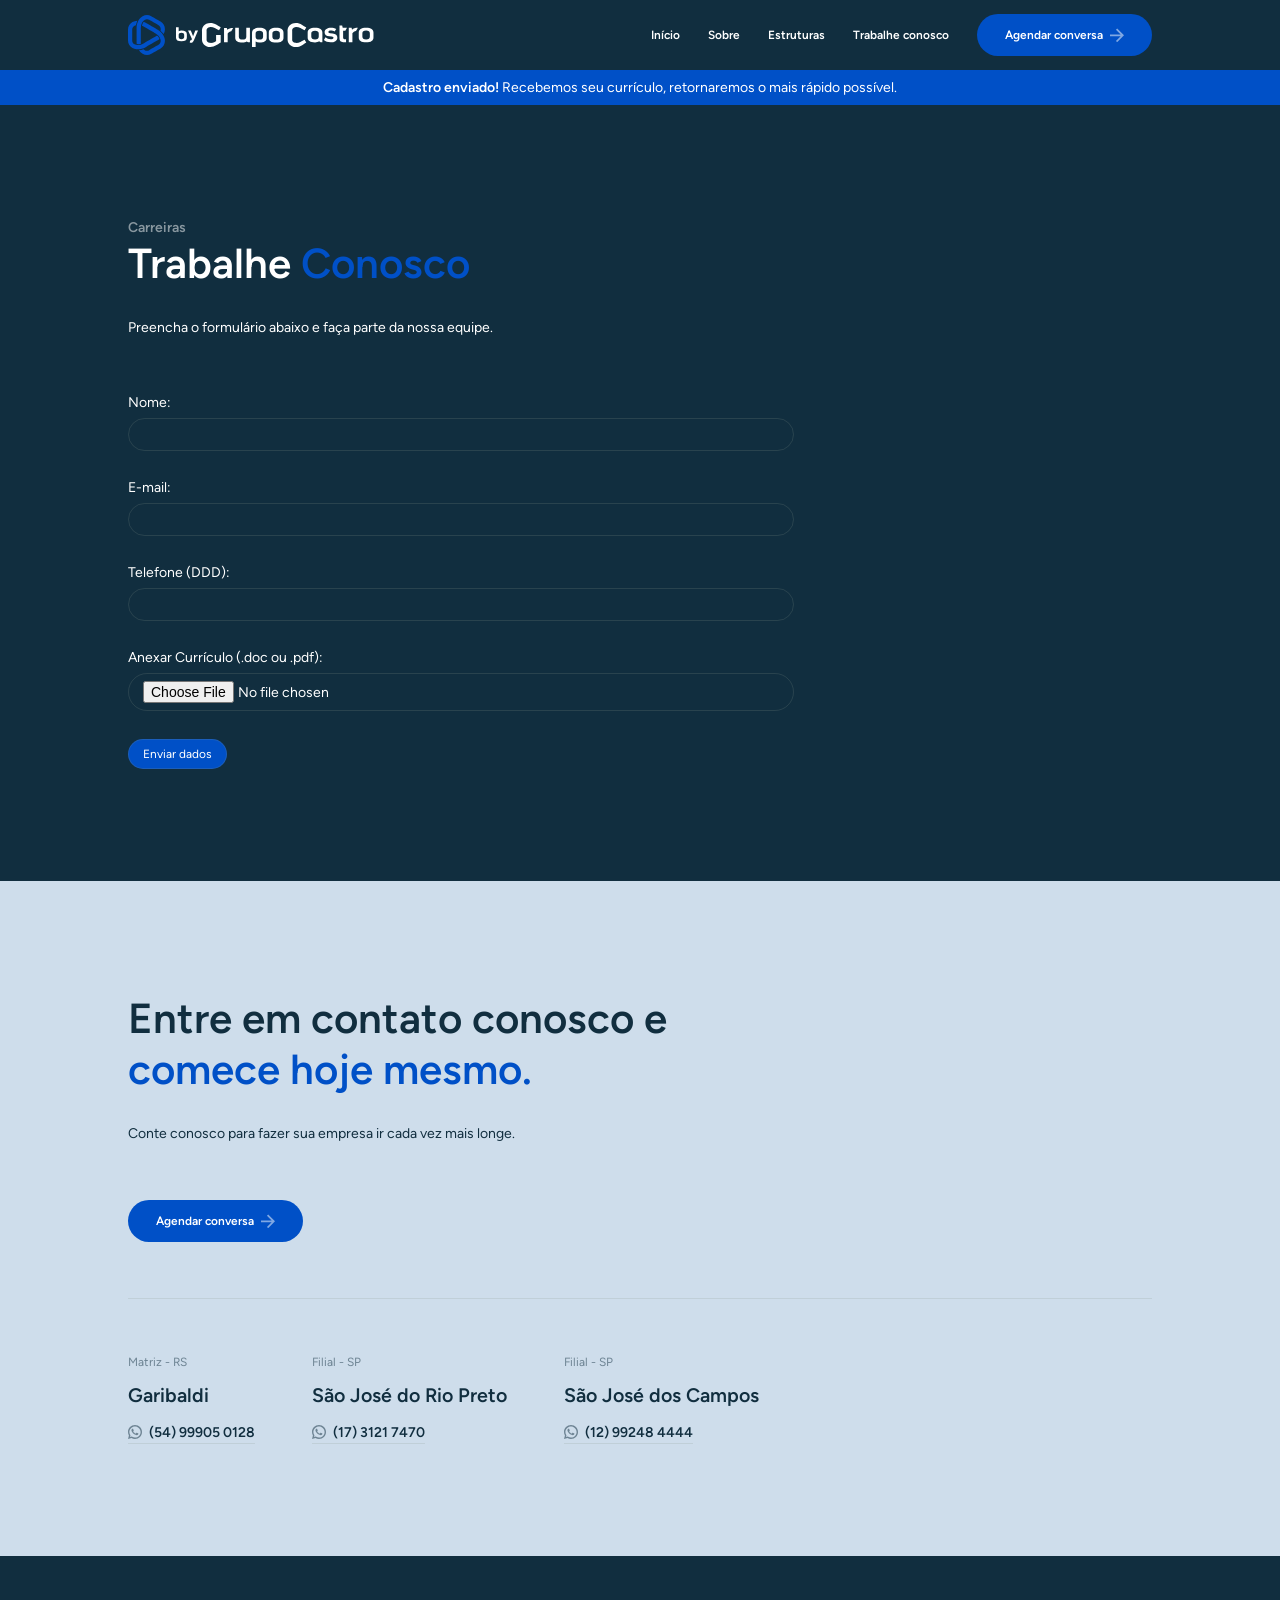
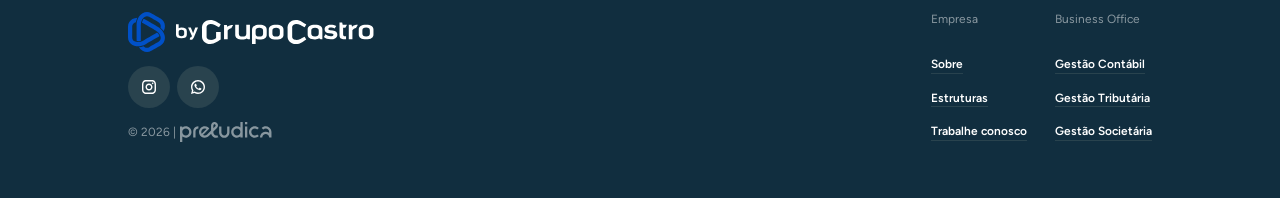
<file: trabalhe-conosco/sucesso/index.html>
<!DOCTYPE html>
<html lang="pt" dir="ltr">
  <head>
    <meta charset="utf-8">
    <meta name="viewport" content="width=device-width, initial-scale=1">
    <link rel="stylesheet" href="../../style.css">
    <style>@import url('https://fonts.googleapis.com/css2?family=Onest:wght@100..900&display=swap');</style>
    <link rel="icon" type="image/x-icon" href="../../img/favicon.webp">
    <title>Gestão Societária | Grupo Castro</title>
  </head>
  <body>

    <header id="dark-header">
      <div class="header-container">
        <div class="menu-nav">
          <a href="../../">
            <img class="logo-icon" src="../../img/icon/logo_light.svg">
          </a>
          <div id="dark-menu-toggle"></div>
        </div>
        <div class="dark-menu-links">
          <span>
            <a id="button" class="dark-inline-button" href="../../">Início</a>
            <a id="button" class="dark-inline-button" href="../../#estruturas">Sobre</a>
            <a id="button" class="dark-inline-button" href="../../#estruturas">Estruturas</a>
            <a id="button" class="dark-inline-button" href=".././">Trabalhe conosco</a>
          </span>
          <span>
            <a id="button" class="blue-strong-button" href="https://cal.com/bygrupocastro/conversa" target="blank">Agendar conversa<svg id="icon" class="small-icon" viewBox="0 0 20 20"><path d="M15.2145 9.25012L8.5095 2.54511L10.2773 0.777344L20 10.5001L10.2773 20.2227L8.5095 18.455L15.2145 11.7501H0V9.25012H15.2145Z"></path></svg></a>
          </span>
        </div>
      </div>
    </header>

    <section id="form-sucesso">
      <div class="container">
        <p><b>Cadastro enviado!</b> Recebemos seu currículo, retornaremos o mais rápido possível.</p>
      </div>
    </section>

    <section id="dark-hero">
      <div class="container">
        <div class="ver-item">
          <div class="ver-small hero-content">
            <span>
              <p><b>Carreiras</b></p>
              <h2>Trabalhe <span style="color: var(--blue);">Conosco</span></h2>
            </span>
            <p>Preencha o formulário abaixo e faça parte da nossa equipe.</p>
          </div>
          <div class="hero-content">
            <form class="ver-small form-cv" action="../../php/form_cv.php" method="post" enctype="multipart/form-data">
              <span class="ver-thin">
                <label for="name">Nome:</label>
                <input type="text" id="name" name="name" required>
              </span>
              <span class="ver-thin">
                <label for="email">E-mail:</label>
                <input type="email" id="email" name="email" required>
              </span>
              <span class="ver-thin">
                <label for="email">Telefone (DDD):</label>
                <input type="phone" id="telefone" name="telefone" required>
              </span>
              <span class="ver-thin">
                <label for="file">Anexar Currículo (.doc ou .pdf):</label>
                <input type="file" id="file" name="file" required>
              </span>
              <input class="form-button" type="submit" value="Enviar dados">
            </form>
          </div>
        </div>
      </div>
    </section>

    <section id="cta">
      <div class="container">
        <div class="ver-item">
          <div class="ver-small hero-content">
            <h2>Entre em contato conosco e <span style="color: var(--blue);">comece hoje mesmo.</span></h2>
            <p>Conte conosco para fazer sua empresa ir cada vez mais longe.</p>
          </div>
          <div class="hor-small">
            <a id="button" class="blue-strong-button" href="https://cal.com/bygrupocastro/conversa" target="blank">Agendar conversa<svg id="icon" class="small-icon" viewBox="0 0 20 20"><path d="M15.2145 9.25012L8.5095 2.54511L10.2773 0.777344L20 10.5001L10.2773 20.2227L8.5095 18.455L15.2145 11.7501H0V9.25012H15.2145Z"></path></svg></a>
          </div>
          <div class="hl"></div>
          <div id="cta-contatos" class="hor-small">
            <div class="ver-thin">
              <small>Matriz - RS</small>
              <h4>Garibaldi</h4>
              <a id="button" class="dark-inline-button" href="https://wa.me/+5554999050128" target="blank"><svg id="icon" class="small-icon" viewBox="0 0 20 20"><path d="M5.25263 16.4944L5.97736 16.917C7.18811 17.623 8.56412 18 10 18C14.4183 18 18 14.4183 18 10C18 5.58172 14.4183 2 10 2C5.58172 2 2 5.58172 2 10C2 11.4363 2.37723 12.8128 3.08368 14.0238L3.50606 14.7478L2.85257 17.1494L5.25263 16.4944ZM0.00418019 20L1.35614 15.0315C0.49396 13.5536 0 11.8345 0 10C0 4.47715 4.47715 0 10 0C15.5228 0 20 4.47715 20 10C20 15.5228 15.5228 20 10 20C8.16612 20 6.44753 19.5064 4.96988 18.6447L0.00418019 20ZM6.39134 5.30833C6.52522 5.29892 6.65955 5.29748 6.79361 5.30402C6.84777 5.30758 6.90167 5.31384 6.95561 5.32007C7.11487 5.33846 7.29 5.43545 7.34888 5.56894C7.6472 6.24536 7.93666 6.92565 8.21722 7.60963C8.27912 7.76062 8.24182 7.95633 8.12402 8.1457C8.06422 8.2428 7.9703 8.379 7.8615 8.5183C7.74841 8.663 7.50501 8.9291 7.50501 8.9291C7.50501 8.9291 7.4064 9.0473 7.44357 9.1944C7.45805 9.25 7.50423 9.331 7.5461 9.3991C7.56929 9.4368 7.59082 9.4705 7.60479 9.4938C7.86071 9.9211 8.20472 10.3543 8.62492 10.7616C8.74532 10.8783 8.86212 10.9974 8.98772 11.108C9.45602 11.5209 9.98582 11.8583 10.558 12.1082L10.5631 12.1105C10.6476 12.1469 10.691 12.1668 10.8147 12.2193C10.8771 12.2457 10.9409 12.2685 11.0064 12.2858C11.0301 12.292 11.0544 12.2955 11.0788 12.2972C11.2405 12.3069 11.334 12.2032 11.3739 12.1555C12.0974 11.279 12.1636 11.2218 12.1686 11.2222V11.2238C12.2637 11.1236 12.4132 11.0888 12.5466 11.097C12.6075 11.1007 12.6681 11.1124 12.7235 11.1377C13.2553 11.3803 14.1248 11.7587 14.1248 11.7587L14.7063 12.0201C14.8037 12.0671 14.8926 12.1778 14.8969 12.2854C14.8995 12.3523 14.9067 12.4603 14.8828 12.6579C14.8515 12.9166 14.7728 13.2281 14.6946 13.3913C14.6396 13.5058 14.5684 13.6074 14.4856 13.6934C14.3733 13.81 14.2899 13.8808 14.1549 13.9814C14.0727 14.0426 14.0301 14.0714 14.0301 14.0714C13.8912 14.159 13.8129 14.2028 13.6474 14.2909C13.39 14.428 13.1056 14.5068 12.8143 14.5218C12.6286 14.5313 12.4434 14.5447 12.2579 14.5347C12.2497 14.5342 11.6897 14.4482 11.6897 14.4482C10.2678 14.0742 8.95282 13.3736 7.84936 12.402C7.62375 12.2034 7.41452 11.9885 7.20096 11.7759C6.3119 10.8908 5.63884 9.9364 5.23071 9.0336C5.02945 8.5884 4.90201 8.1116 4.9 7.62098C4.89631 7.01405 5.09501 6.4232 5.46471 5.94186C5.53759 5.84697 5.60676 5.74855 5.72611 5.63586C5.8525 5.51651 5.93294 5.45244 6.01959 5.40811C6.13509 5.34902 6.26195 5.31742 6.39134 5.30833Z"/></svg>(54) 99905 0128</a>
            </div>
            <div class="vl"></div>
            <div class="ver-thin">
              <small>Filial - SP</small>
              <h4>São José do Rio Preto</h4>
              <a id="button" class="dark-inline-button" href="https://wa.me/+551731217470" target="blank"><svg id="icon" class="small-icon" viewBox="0 0 20 20"><path d="M5.25263 16.4944L5.97736 16.917C7.18811 17.623 8.56412 18 10 18C14.4183 18 18 14.4183 18 10C18 5.58172 14.4183 2 10 2C5.58172 2 2 5.58172 2 10C2 11.4363 2.37723 12.8128 3.08368 14.0238L3.50606 14.7478L2.85257 17.1494L5.25263 16.4944ZM0.00418019 20L1.35614 15.0315C0.49396 13.5536 0 11.8345 0 10C0 4.47715 4.47715 0 10 0C15.5228 0 20 4.47715 20 10C20 15.5228 15.5228 20 10 20C8.16612 20 6.44753 19.5064 4.96988 18.6447L0.00418019 20ZM6.39134 5.30833C6.52522 5.29892 6.65955 5.29748 6.79361 5.30402C6.84777 5.30758 6.90167 5.31384 6.95561 5.32007C7.11487 5.33846 7.29 5.43545 7.34888 5.56894C7.6472 6.24536 7.93666 6.92565 8.21722 7.60963C8.27912 7.76062 8.24182 7.95633 8.12402 8.1457C8.06422 8.2428 7.9703 8.379 7.8615 8.5183C7.74841 8.663 7.50501 8.9291 7.50501 8.9291C7.50501 8.9291 7.4064 9.0473 7.44357 9.1944C7.45805 9.25 7.50423 9.331 7.5461 9.3991C7.56929 9.4368 7.59082 9.4705 7.60479 9.4938C7.86071 9.9211 8.20472 10.3543 8.62492 10.7616C8.74532 10.8783 8.86212 10.9974 8.98772 11.108C9.45602 11.5209 9.98582 11.8583 10.558 12.1082L10.5631 12.1105C10.6476 12.1469 10.691 12.1668 10.8147 12.2193C10.8771 12.2457 10.9409 12.2685 11.0064 12.2858C11.0301 12.292 11.0544 12.2955 11.0788 12.2972C11.2405 12.3069 11.334 12.2032 11.3739 12.1555C12.0974 11.279 12.1636 11.2218 12.1686 11.2222V11.2238C12.2637 11.1236 12.4132 11.0888 12.5466 11.097C12.6075 11.1007 12.6681 11.1124 12.7235 11.1377C13.2553 11.3803 14.1248 11.7587 14.1248 11.7587L14.7063 12.0201C14.8037 12.0671 14.8926 12.1778 14.8969 12.2854C14.8995 12.3523 14.9067 12.4603 14.8828 12.6579C14.8515 12.9166 14.7728 13.2281 14.6946 13.3913C14.6396 13.5058 14.5684 13.6074 14.4856 13.6934C14.3733 13.81 14.2899 13.8808 14.1549 13.9814C14.0727 14.0426 14.0301 14.0714 14.0301 14.0714C13.8912 14.159 13.8129 14.2028 13.6474 14.2909C13.39 14.428 13.1056 14.5068 12.8143 14.5218C12.6286 14.5313 12.4434 14.5447 12.2579 14.5347C12.2497 14.5342 11.6897 14.4482 11.6897 14.4482C10.2678 14.0742 8.95282 13.3736 7.84936 12.402C7.62375 12.2034 7.41452 11.9885 7.20096 11.7759C6.3119 10.8908 5.63884 9.9364 5.23071 9.0336C5.02945 8.5884 4.90201 8.1116 4.9 7.62098C4.89631 7.01405 5.09501 6.4232 5.46471 5.94186C5.53759 5.84697 5.60676 5.74855 5.72611 5.63586C5.8525 5.51651 5.93294 5.45244 6.01959 5.40811C6.13509 5.34902 6.26195 5.31742 6.39134 5.30833Z"/></svg>(17) 3121 7470</a>
            </div>
            <div class="vl"></div>
            <div class="ver-thin">
              <small>Filial - SP</small>
              <h4>São José dos Campos</h4>
              <a id="button" class="dark-inline-button" href="https://wa.me/+5512992484444" target="blank"><svg id="icon" class="small-icon" viewBox="0 0 20 20"><path d="M5.25263 16.4944L5.97736 16.917C7.18811 17.623 8.56412 18 10 18C14.4183 18 18 14.4183 18 10C18 5.58172 14.4183 2 10 2C5.58172 2 2 5.58172 2 10C2 11.4363 2.37723 12.8128 3.08368 14.0238L3.50606 14.7478L2.85257 17.1494L5.25263 16.4944ZM0.00418019 20L1.35614 15.0315C0.49396 13.5536 0 11.8345 0 10C0 4.47715 4.47715 0 10 0C15.5228 0 20 4.47715 20 10C20 15.5228 15.5228 20 10 20C8.16612 20 6.44753 19.5064 4.96988 18.6447L0.00418019 20ZM6.39134 5.30833C6.52522 5.29892 6.65955 5.29748 6.79361 5.30402C6.84777 5.30758 6.90167 5.31384 6.95561 5.32007C7.11487 5.33846 7.29 5.43545 7.34888 5.56894C7.6472 6.24536 7.93666 6.92565 8.21722 7.60963C8.27912 7.76062 8.24182 7.95633 8.12402 8.1457C8.06422 8.2428 7.9703 8.379 7.8615 8.5183C7.74841 8.663 7.50501 8.9291 7.50501 8.9291C7.50501 8.9291 7.4064 9.0473 7.44357 9.1944C7.45805 9.25 7.50423 9.331 7.5461 9.3991C7.56929 9.4368 7.59082 9.4705 7.60479 9.4938C7.86071 9.9211 8.20472 10.3543 8.62492 10.7616C8.74532 10.8783 8.86212 10.9974 8.98772 11.108C9.45602 11.5209 9.98582 11.8583 10.558 12.1082L10.5631 12.1105C10.6476 12.1469 10.691 12.1668 10.8147 12.2193C10.8771 12.2457 10.9409 12.2685 11.0064 12.2858C11.0301 12.292 11.0544 12.2955 11.0788 12.2972C11.2405 12.3069 11.334 12.2032 11.3739 12.1555C12.0974 11.279 12.1636 11.2218 12.1686 11.2222V11.2238C12.2637 11.1236 12.4132 11.0888 12.5466 11.097C12.6075 11.1007 12.6681 11.1124 12.7235 11.1377C13.2553 11.3803 14.1248 11.7587 14.1248 11.7587L14.7063 12.0201C14.8037 12.0671 14.8926 12.1778 14.8969 12.2854C14.8995 12.3523 14.9067 12.4603 14.8828 12.6579C14.8515 12.9166 14.7728 13.2281 14.6946 13.3913C14.6396 13.5058 14.5684 13.6074 14.4856 13.6934C14.3733 13.81 14.2899 13.8808 14.1549 13.9814C14.0727 14.0426 14.0301 14.0714 14.0301 14.0714C13.8912 14.159 13.8129 14.2028 13.6474 14.2909C13.39 14.428 13.1056 14.5068 12.8143 14.5218C12.6286 14.5313 12.4434 14.5447 12.2579 14.5347C12.2497 14.5342 11.6897 14.4482 11.6897 14.4482C10.2678 14.0742 8.95282 13.3736 7.84936 12.402C7.62375 12.2034 7.41452 11.9885 7.20096 11.7759C6.3119 10.8908 5.63884 9.9364 5.23071 9.0336C5.02945 8.5884 4.90201 8.1116 4.9 7.62098C4.89631 7.01405 5.09501 6.4232 5.46471 5.94186C5.53759 5.84697 5.60676 5.74855 5.72611 5.63586C5.8525 5.51651 5.93294 5.45244 6.01959 5.40811C6.13509 5.34902 6.26195 5.31742 6.39134 5.30833Z"/></svg>(12) 99248 4444</a>
            </div>
          </div>
        </div>
      </div>
    </section>

    <section id="footer">
      <div class="container">
        <div class="hor-item">
          <div class="ver-thin">
            <a href="./">
              <img class="logo-icon" src="../../img/icon/logo_light.svg">
            </a>
            <span class="hor-thin">
              <a class="social-item" href="https://www.instagram.com/by.grupocastro" target="blank"><svg id="icon" class="small-icon" viewBox="0 0 20 20"><path d="M10 6.99999C8.34261 6.99999 6.99999 8.34309 6.99999 9.99999C6.99999 11.6573 8.34311 13 10 13C11.6573 13 13 11.6569 13 9.99999C13 8.34269 11.6569 6.99999 10 6.99999ZM10 5C12.7604 5 15 7.23709 15 9.99999C15 12.7605 12.7629 15 10 15C7.23952 15 5 12.7629 5 9.99999C5 7.23952 7.23709 5 10 5ZM16.5 4.74915C16.5 5.43925 15.9392 5.99916 15.25 5.99916C14.5599 5.99916 14 5.43839 14 4.74915C14 4.0599 14.5607 3.5 15.25 3.5C15.9383 3.49913 16.5 4.0599 16.5 4.74915ZM10 2C7.52551 2 7.12219 2.00655 5.97128 2.0578C5.18717 2.09461 4.66155 2.20007 4.17318 2.38967C3.73918 2.55799 3.42611 2.75898 3.09254 3.09255C2.75769 3.4274 2.55706 3.73963 2.38942 4.17383C2.19938 4.66332 2.09395 5.1881 2.0578 5.97114C2.00605 7.07519 2 7.46104 2 9.99999C2 12.4745 2.00655 12.8778 2.05779 14.0286C2.09462 14.8124 2.20022 15.3388 2.38936 15.826C2.55812 16.2606 2.75952 16.5744 3.09148 16.9064C3.42765 17.2421 3.74081 17.4434 4.17089 17.6094C4.66521 17.8005 5.19049 17.9061 5.97113 17.9422C7.07519 17.9939 7.46104 18 10 18C12.4745 18 12.8778 17.9934 14.0286 17.9422C14.8107 17.9055 15.3375 17.7996 15.826 17.6106C16.2594 17.4423 16.5742 17.2402 16.9064 16.9085C17.2426 16.5718 17.4435 16.2594 17.6097 15.8283C17.8003 15.3358 17.9061 14.8098 17.9422 14.0289C17.9939 12.9248 18 12.5389 18 9.99999C18 7.52551 17.9934 7.1222 17.9422 5.97136C17.9054 5.18906 17.7995 4.66149 17.6103 4.17318C17.4424 3.74038 17.2407 3.42635 16.9074 3.09255C16.572 2.75715 16.2606 2.55693 15.8261 2.38942C15.337 2.19954 14.8114 2.09396 14.0288 2.05781C12.9248 2.00605 12.5389 2 10 2ZM10 0C12.7166 0 13.0558 0.00999993 14.1225 0.0599999C15.1866 0.10917 15.9125 0.2775 16.55 0.525C17.2091 0.779169 17.7658 1.1225 18.3216 1.67833C18.8766 2.23417 19.22 2.7925 19.475 3.45C19.7216 4.08667 19.89 4.81333 19.94 5.87749C19.9875 6.94416 20 7.28332 20 9.99999C20 12.7167 19.99 13.0558 19.94 14.1225C19.8908 15.1867 19.7216 15.9125 19.475 16.55C19.2208 17.2092 18.8766 17.7658 18.3216 18.3217C17.7658 18.8767 17.2066 19.22 16.55 19.475C15.9125 19.7217 15.1866 19.89 14.1225 19.94C13.0558 19.9875 12.7166 20 10 20C7.28332 20 6.94415 19.99 5.87749 19.94C4.81333 19.8908 4.08833 19.7217 3.45 19.475C2.79166 19.2208 2.23416 18.8767 1.67833 18.3217C1.1225 17.7658 0.779999 17.2067 0.525 16.55C0.2775 15.9125 0.11 15.1867 0.0600001 14.1225C0.0125002 13.0558 0 12.7167 0 9.99999C0 7.28332 0.0100002 6.94416 0.0600001 5.87749C0.10916 4.8125 0.2775 4.0875 0.525 3.45C0.779159 2.79167 1.1225 2.23417 1.67833 1.67833C2.23416 1.1225 2.7925 0.779999 3.45 0.525C4.0875 0.2775 4.8125 0.11 5.87749 0.0599999C6.94415 0.0124999 7.28332 0 10 0Z"/></svg></a>
              <a class="social-item" href="https://wa.me/+5554999050128" target="blank"><svg id="icon" class="small-icon" viewBox="0 0 20 20"><path d="M5.25263 16.4944L5.97736 16.917C7.18811 17.623 8.56412 18 10 18C14.4183 18 18 14.4183 18 10C18 5.58172 14.4183 2 10 2C5.58172 2 2 5.58172 2 10C2 11.4363 2.37723 12.8128 3.08368 14.0238L3.50606 14.7478L2.85257 17.1494L5.25263 16.4944ZM0.00418019 20L1.35614 15.0315C0.49396 13.5536 0 11.8345 0 10C0 4.47715 4.47715 0 10 0C15.5228 0 20 4.47715 20 10C20 15.5228 15.5228 20 10 20C8.16612 20 6.44753 19.5064 4.96988 18.6447L0.00418019 20ZM6.39134 5.30833C6.52522 5.29892 6.65955 5.29748 6.79361 5.30402C6.84777 5.30758 6.90167 5.31384 6.95561 5.32007C7.11487 5.33846 7.29 5.43545 7.34888 5.56894C7.6472 6.24536 7.93666 6.92565 8.21722 7.60963C8.27912 7.76062 8.24182 7.95633 8.12402 8.1457C8.06422 8.2428 7.9703 8.379 7.8615 8.5183C7.74841 8.663 7.50501 8.9291 7.50501 8.9291C7.50501 8.9291 7.4064 9.0473 7.44357 9.1944C7.45805 9.25 7.50423 9.331 7.5461 9.3991C7.56929 9.4368 7.59082 9.4705 7.60479 9.4938C7.86071 9.9211 8.20472 10.3543 8.62492 10.7616C8.74532 10.8783 8.86212 10.9974 8.98772 11.108C9.45602 11.5209 9.98582 11.8583 10.558 12.1082L10.5631 12.1105C10.6476 12.1469 10.691 12.1668 10.8147 12.2193C10.8771 12.2457 10.9409 12.2685 11.0064 12.2858C11.0301 12.292 11.0544 12.2955 11.0788 12.2972C11.2405 12.3069 11.334 12.2032 11.3739 12.1555C12.0974 11.279 12.1636 11.2218 12.1686 11.2222V11.2238C12.2637 11.1236 12.4132 11.0888 12.5466 11.097C12.6075 11.1007 12.6681 11.1124 12.7235 11.1377C13.2553 11.3803 14.1248 11.7587 14.1248 11.7587L14.7063 12.0201C14.8037 12.0671 14.8926 12.1778 14.8969 12.2854C14.8995 12.3523 14.9067 12.4603 14.8828 12.6579C14.8515 12.9166 14.7728 13.2281 14.6946 13.3913C14.6396 13.5058 14.5684 13.6074 14.4856 13.6934C14.3733 13.81 14.2899 13.8808 14.1549 13.9814C14.0727 14.0426 14.0301 14.0714 14.0301 14.0714C13.8912 14.159 13.8129 14.2028 13.6474 14.2909C13.39 14.428 13.1056 14.5068 12.8143 14.5218C12.6286 14.5313 12.4434 14.5447 12.2579 14.5347C12.2497 14.5342 11.6897 14.4482 11.6897 14.4482C10.2678 14.0742 8.95282 13.3736 7.84936 12.402C7.62375 12.2034 7.41452 11.9885 7.20096 11.7759C6.3119 10.8908 5.63884 9.9364 5.23071 9.0336C5.02945 8.5884 4.90201 8.1116 4.9 7.62098C4.89631 7.01405 5.09501 6.4232 5.46471 5.94186C5.53759 5.84697 5.60676 5.74855 5.72611 5.63586C5.8525 5.51651 5.93294 5.45244 6.01959 5.40811C6.13509 5.34902 6.26195 5.31742 6.39134 5.30833Z"/></svg></a>
            </span>
            <small id="copyright" class="text-topic">© <script>document.write(new Date().getFullYear())</script> | <a href="https://preludica.com/" target="blank"><img src="../../img/icon/logo_preludica.svg"></a></small>
          </div>
          <div class="hor-small">
            <div class="ver-small">
              <small>Empresa</small>
              <span class="ver-thin">
                <a id="button" class="dark-inline-button" href="../../#estruturas">Sobre</a>
                <a id="button" class="dark-inline-button" href="../../#estruturas">Estruturas</a>
                <a id="button" class="dark-inline-button" href=".././">Trabalhe conosco</a>
              </span>
            </div>
            <div class="ver-small">
              <small>Business Office</small>
              <span class="ver-thin">
                <a id="button" class="dark-inline-button" href="../../contabil/">Gestão Contábil</a>
                <a id="button" class="dark-inline-button" href="../../tributaria/">Gestão Tributária</a>
                <a id="button" class="dark-inline-button" href="../../societaria/">Gestão Societária</a>
              </span>
            </div>
          </div>
        </div>
      </div>
    </section>

    <script src="../../js/script.js"></script>

  </body>
</html>
</file>
<file: style.css>
html {
  font-size: 18px;
  scroll-behavior: smooth;
}

body {
  color: var(--dark);
  font-family: "Figtree";
  margin: 0;
  z-index: 1;
}

::selection {
  background: var(--line);
}

a {
  color: inherit;
  text-decoration: unset;
  transition: .2s;
}

img {
  display: block;
  max-width: 100%;
  height: auto;
}

/*====================================================================================================
ROOT
====================================================================================================*/
@font-face {
  font-family: "Figtree";
  src: url("font/figtree.woff2") format("woff2");
  font-display: swap;
}

:root {
  /*---------- colors ----------*/
  --white: #ffffff;
  --blue: #0050c7;
  --dark: #112e3f;
  --light: #ceddeb;
  --line: rgba(136 150 139 / 0.2);

  /*---------- fonts ----------*/
  --h1: 4rem;
  --h2: 3rem;
  --h3: 1.8rem;
  --h4: 1.4rem;
  --p: 1rem;
  --small: 0.85rem;

  /*---------- weights ----------*/
  --strong: 600;
  --regular: 400;

  /*---------- gap ----------*/
  --section-gap: 8rem;
  --item-gap: 4rem;
  --small-gap: 2rem;
  --thin-gap: 1rem;
}

/*====================================================================================================
FONTS
====================================================================================================*/
b, strong {
  font-weight: 600;
}

h1 {
  font-size: var(--h1);
  font-weight: var(--strong);
  margin: 0;
}

h2 {
  font-size: var(--h2);
  font-weight: var(--strong);
  margin: 0;
}

h3 {
  font-size: var(--h3);
  font-weight: var(--strong);
  margin: 0;
}

h4 {
  font-size: var(--h4);
  font-weight: var(--strong);
  margin: 0;
}

p {
  font-size: var(--p);
  font-weight: var(--regular);
  line-height: 1.5;
  margin: 0;
}

small {
  font-size: var(--small);
  font-weight: var(--regular);
  margin: 0;
}

/*====================================================================================================
BUTTONS
====================================================================================================*/
#button {
  display: flex;
  flex-direction: row;
  justify-content: center;
  align-items: center;
  gap: calc(var(--small-gap) / 4);
  width: fit-content;
  font-size: var(--small);
  font-weight: var(--strong);
}

#button:hover {
  transform: translateY(-0.15rem);
}

#button > #icon {
  opacity: 0.5;
  transition: .2s;
}

#button:hover > #icon {
  opacity: unset;
}

.blue-strong-button {
  color: var(--white);
  background: var(--blue);
  padding: calc(var(--small-gap) / 2) var(--small-gap);
  border-radius: calc(var(--small-gap) * 10);
}

.white-strong-button {
  color: var(--blue);
  background: var(--white);
  padding: calc(var(--small-gap) / 2) var(--small-gap);
  border-radius: calc(var(--small-gap) * 10);
}

.alt-button {
  color: inherit;
  padding: calc(var(--small-gap) / 2) var(--small-gap);
  border: 1px solid var(--line);
  border-radius: calc(var(--small-gap) * 10);
}

.dark-inline-button, .light-inline-button {
  font-weight: var(--strong);
  padding: calc(var(--thin-gap) / 5) 0;
  box-shadow: inset var(--line) 0 -1px;
}

.dark-inline-button:hover {
  box-shadow: inset var(--blue) 0 -1px;
}

.light-inline-button:hover {
  box-shadow: inset var(--white) 0 -1px;
}

/*====================================================================================================
BUILDING BLOCKS
====================================================================================================*/
section {
  display: flex;
  flex-direction: column;
  gap: var(--section-gap);
  padding: var(--section-gap) 0;
}

.container {
  display: flex;
  flex-direction: column;
  align-items: center;
  gap: var(--section-gap);
  width: 80vw;
  max-width: 1800px;
  margin: 0 auto;
}

.hor-item {
  display: flex;
  flex-direction: row;
  justify-content: space-between;
  gap: var(--item-gap);
  width: 100%;
  max-width: 1600px;
}

.ver-item {
  display: flex;
  flex-direction: column;
  gap: var(--item-gap);
  width: 100%;
  max-width: 1600px;
}

.grid-item {
  display: grid;
  width: 100%;
  max-width: 1600px;
}

.hor-small {
  display: flex;
  flex-direction: row;
  align-items: center;
  gap: var(--small-gap);
}

.ver-small {
  display: flex;
  flex-direction: column;
  gap: var(--small-gap);
}

.hor-thin {
  display: flex;
  flex-direction: row;
  align-items: center;
  gap: var(--thin-gap);
}

.ver-thin {
  display: flex;
  flex-direction: column;
  gap: var(--thin-gap);
}

/*====================================================================================================
CUSTOM BLOCKS
====================================================================================================*/
#dark-hero {
  color: var(--white);
  background: var(--dark);
}

#light-hero {
  background: var(--light);
}

#dark-hero b, #light-hero b {
  opacity: 0.5;
}

.hero-content {
  width: 65%;
}

#featured {
  height: 85vh;
  padding: unset;
}

#estruturas .card {
  flex: 1;
  padding: calc(var(--small-gap) * 1.5);
  gap: calc(var(--small-gap) * 1.5);
}

#estruturas .card b {
  opacity: 0.5;
}

#clientes-grid {
  grid-gap: var(--item-gap);
  grid-template-columns: repeat(5, 1fr);
}

#servicos-desc {
  grid-gap: var(--item-gap);
  grid-template-columns: repeat(3, 1fr);
}

#servicos-desc .card {
  padding: var(--small-gap);
  gap: var(--small-gap);
  border: 1px solid var(--line);
}

#cta {
  background: var(--light);
}

#cta-contatos small {
  opacity: 0.5;
}

#cta-contatos #button {
  font-size: var(--p);
}

#footer {
  color: var(--white);
  background: var(--dark);
  padding: var(--item-gap) 0;
}

#footer small {
  opacity: 0.5;
}

#footer .hor-thin {
  gap: calc(var(--thin-gap) / 2);
}

/*====================================================================================================
CUSTOM ITEMS
====================================================================================================*/
#img-div {
  width: 100%;
  height: 100%;
  object-fit: cover;
  object-position: center;
  display: block;
}

.client-img-div {
  aspect-ratio: 2 / 1;
}

#icon {
  display: block;
  fill: currentcolor;
}

.small-icon {
  width: 1rem;
}

.medium-icon {
  width: 2rem;
}

.card {
  display: flex;
  flex-direction: column;
  gap: var(--item-gap);
  padding: var(--item-gap);
  border-radius: calc(var(--small-gap) / 5);
}

.hl {
  width: 100%;
  height: 1px;
  background: var(--line);
}

.vl {
  width: 1px;
  height: 100%;
  background: var(--line);
}

.social-item {
  padding: calc(var(--small-gap) / 2);
  border-radius: calc(var(--small-gap) * 10);
  background: var(--line);
}

.social-item:hover {
  background: var(--blue);
}

#copyright {
  display: flex;
  gap: calc(var(--thin-gap) / 4);
  align-items: center;
}

#copyright img {
  opacity: unset;
}

/*====================================================================================================
HEADER
====================================================================================================*/
header {
  -webkit-position: sticky;
  position: sticky;
  z-index: 2;
}

#dark-header {
  color: var(--white);
  background: var(--dark);
}

#light-header {
  color: var(--dark);
  background: var(--light);
}

.header-container {
  display: flex;
  flex-direction: row;
  justify-content: space-between;
  align-items: center;
  gap: var(--item-gap);
  padding: calc(var(--small-gap) / 2) 0;
  width: 80vw;
  max-width: 1600px;
  margin: 0 auto;
}

#menu-toggle {
  display: none;
}

.menu-nav {
  display: flex;
  flex-direction: row;
  justify-content: space-between;
}

.dark-menu-links, .blue-menu-links, .light-menu-links {
  display: flex;
  flex-direction: row;
  justify-content: flex-end;
  align-items: center;
  flex-grow: 1;
  font-weight: 600;
  gap: var(--small-gap);
}

.dark-menu-links span, .blue-menu-links span, .light-menu-links span {
  display: flex;
  flex-direction: row;
  align-items: center;
  gap: var(--small-gap);
}

.dark-menu-links .dark-inline-button, .blue-menu-links .dark-inline-button, .light-menu-links .light-inline-button {
  box-shadow: unset;
}

.dark-menu-links .dark-inline-button:hover, .blue-menu-links .dark-inline-button:hover, .light-menu-links .light-inline-button:hover {
  box-shadow: inset var(--blue) 0 -1px;
}

/*====================================================================================================
KEYFRAMES
====================================================================================================*/
@keyframes fade-in-top {
  0% {
    -webkit-transform: translateY(calc(var(--thin-gap) / -2));
            transform: translateY(calc(var(--thin-gap) / -2));
    opacity: 0;
  }
  100% {
    -webkit-transform: translateY(0);
            transform: translateY(0);
    opacity: 1;
  }
}

/*====================================================================================================
FORMULÁRIO DE CONTATO
====================================================================================================*/
.form-cv {

}

.form-cv .ver-thin {
  gap: calc(var(--thin-gap) / 2);
}

input {
  color: var(--white);
  font-family: inherit;
  font-size: var(--p);
  padding: calc(var(--thin-gap) / 2) var(--thin-gap);
  background: unset;
  border: 1px solid var(--line);
  border-radius: calc(var(--small-gap) * 10);
  transition: .2s;
}

input:focus {
  outline: none;
  background: var(--line);
  border: 1px solid var(--blue);
}

.form-cv .form-button {
  font-size: var(--small);
  width: fit-content;
  padding: calc(var(--thin-gap) / 2) var(--thin-gap);
  color: var(--white);
  background: var(--blue);
  cursor: pointer;
  transition: .2s;
}

.form-cv .form-button:hover {
  transform: translateY(-0.15rem);
}

.form-cv label {

}

#form-sucesso {
  color: var(--white);
  background: var(--blue);
  padding: calc(var(--thin-gap) / 2);
}

/*====================================================================================================
RESPONSIVE
====================================================================================================*/
@media (max-width: 1600px) {
  html {
    font-size: 14px;
  }
}

@media (max-width: 800px) {
  html {
    font-size: 16px;
  }
  h1, h2 {
    word-break: break-word;
  }
  :root {
    --h1: 2.6rem;
    --h2: 2.2rem;
    --h3: 1.6rem;
    --h4: 1.2rem;
    --p: 1rem;
    --small: 1rem;
    --section-gap: 4rem;
    --item-gap: 3rem;
    --small-gap: 2rem;
    --thin-gap: 1rem;
  }
  /*-------------------- building blocks --------------------*/
  .container {
    width: 85vw;
  }
  .hor-item {
    flex-wrap: wrap;
    align-items: flex-start;
    width: 85vw;
  }
  .hor-small, .hor-thin  {
    flex-wrap: wrap;
    align-items: flex-start;
  }
  .ver-item, .grid-item {
    width: 85vw;
  }
  #featured {
    height: 50vh;
  }
  #estruturas .card {
    padding: var(--small-gap);
    gap: var(--small-gap);
  }

  /*-------------------- building items --------------------*/
  .hero-content {
    width: unset;
  }

  /*-------------------- header --------------------*/
  .header-container {
    flex-direction: column;
    align-items: unset;
    gap: var(--small-gap);
    width: 80vw;
  }
  #dark-menu-toggle {
    display: unset;
    content: url('img/icon/menu_open_light.svg');
    cursor: pointer;
  }
  #light-menu-toggle {
    display: unset;
    content: url('img/icon/menu_open_dark.svg');
    cursor: pointer;
  }
  .light-menu-links {
    display: none;
    flex-direction: column;
    gap: unset;
    background: var(--light);
    position: absolute;
    top: calc(var(--small-gap) + 2rem);
    left: 0;
    width: 100vw;
    height: calc(100dvh - calc(var(--small-gap) + 2rem));
    padding: calc(var(--small-gap) / 2) 0 var(--small-gap);
    -webkit-animation: fade-in-top .2s;
  	animation: fade-in-top .2s;
    z-index: 2;
  }
  .blue-menu-links {
    display: none;
    flex-direction: column;
    gap: unset;
    background: var(--blue);
    position: absolute;
    top: calc(var(--small-gap) + 2rem);
    left: 0;
    width: 100vw;
    height: calc(100dvh - calc(var(--small-gap) + 2rem));
    padding: calc(var(--small-gap) / 2) 0 var(--small-gap);
    -webkit-animation: fade-in-top .2s;
  	animation: fade-in-top .2s;
    z-index: 2;
  }
  .dark-menu-links {
    display: none;
    flex-direction: column;
    gap: unset;
    background: var(--dark);
    position: absolute;
    top: calc(var(--small-gap) + 2rem);
    left: 0;
    width: 100vw;
    height: calc(100dvh - calc(var(--small-gap) + 2rem));
    padding: calc(var(--small-gap) / 2) 0 var(--small-gap);
    -webkit-animation: fade-in-top .2s;
  	animation: fade-in-top .2s;
    z-index: 2;
  }
  .dark-menu-links span, .blue-menu-links span, .light-menu-links span {
    display: none;
    flex-direction: column;
    align-items: flex-start;
    width: 80vw;
    margin: 0 auto;
  }
  .dark-menu-links span > a, .blue-menu-links span > a, .lightmenu-links span > a {
    -webkit-animation: fade-in-top .6s;
  	animation: fade-in-top .6s;
  }
  .dark-menu-links.active, .blue-menu-links.active, .light-menu-links.active {
    display: flex;
    justify-content: space-between;
    box-sizing: border-box;
    z-index: 2;
  }
  .dark-menu-links.active span, .blue-menu-links.active span, .light-menu-links.active span {
    display: flex;
  }

  #clientes-grid {
    grid-template-columns: repeat(2, 1fr);
  }
  #servicos-desc {
    grid-template-columns: repeat(1, 1fr);
  }

  /*-------------------- footer --------------------*/
  #footer .hor-item {
    flex-direction: column-reverse
  }
}
</file>
<file: relatorio-vantt/style.css>
/* ============================================
   RELATORIO VANTT — AUDITORIA GRUPO CASTRO
   ============================================ */

@font-face {
  font-family: "Figtree";
  src: url("../font/figtree.woff2") format("woff2");
  font-display: swap;
}

* {
  margin: 0;
  padding: 0;
  box-sizing: border-box;
}

:root {
  --blue: #0050c7;
  --dark: #112e3f;
  --white: #ffffff;
  --light: #f4f7fa;
  --green: #22c55e;
  --red: #ef4444;
  --orange: #f59e0b;
  --gray: #64748b;
  --gray-light: #e2e8f0;
}

html {
  scroll-behavior: smooth;
  font-size: 18px;
}

body {
  font-family: "Figtree", -apple-system, BlinkMacSystemFont, "Segoe UI", sans-serif;
  color: var(--dark);
  background: var(--white);
  line-height: 1.7;
}

/* ---- HERO ---- */
.hero {
  min-height: 100vh;
  display: flex;
  flex-direction: column;
  justify-content: center;
  align-items: center;
  text-align: center;
  padding: 80px 24px 60px;
  background: linear-gradient(135deg, var(--dark) 0%, #1a4a6b 100%);
  color: var(--white);
  position: relative;
  overflow: hidden;
}

.hero::before {
  content: "";
  position: absolute;
  top: -50%;
  right: -30%;
  width: 600px;
  height: 600px;
  background: rgba(0, 80, 199, 0.15);
  border-radius: 50%;
}

.hero-badge {
  display: inline-block;
  background: rgba(255,255,255,0.1);
  border: 1px solid rgba(255,255,255,0.2);
  padding: 8px 20px;
  border-radius: 100px;
  font-size: 0.8rem;
  letter-spacing: 1px;
  text-transform: uppercase;
  margin-bottom: 32px;
}

.hero h1 {
  font-size: 3rem;
  font-weight: 700;
  max-width: 800px;
  line-height: 1.2;
  margin-bottom: 20px;
}

.hero h1 span {
  color: var(--blue);
  background: linear-gradient(90deg, #4d8fef, #80b3ff);
  -webkit-background-clip: text;
  -webkit-text-fill-color: transparent;
  background-clip: text;
}

.hero p {
  font-size: 1.15rem;
  max-width: 600px;
  opacity: 0.85;
  margin-bottom: 40px;
}

.hero-date {
  font-size: 0.85rem;
  opacity: 0.5;
}

.scroll-indicator {
  position: absolute;
  bottom: 32px;
  left: 50%;
  transform: translateX(-50%);
  display: flex;
  flex-direction: column;
  align-items: center;
  gap: 8px;
  opacity: 0.5;
  font-size: 0.75rem;
  animation: bounce 2s infinite;
}

@keyframes bounce {
  0%, 100% { transform: translateX(-50%) translateY(0); }
  50% { transform: translateX(-50%) translateY(8px); }
}

/* ---- SECTIONS ---- */
.section {
  padding: 80px 24px;
}

.section-alt {
  background: var(--light);
}

.container {
  max-width: 960px;
  margin: 0 auto;
}

.section-label {
  display: inline-block;
  font-size: 0.75rem;
  font-weight: 600;
  letter-spacing: 2px;
  text-transform: uppercase;
  color: var(--blue);
  margin-bottom: 12px;
}

.section h2 {
  font-size: 2.2rem;
  font-weight: 700;
  margin-bottom: 16px;
  line-height: 1.25;
}

.section h3 {
  font-size: 1.4rem;
  font-weight: 600;
  margin-bottom: 12px;
  margin-top: 40px;
}

.section p {
  font-size: 1rem;
  color: var(--gray);
  max-width: 700px;
  margin-bottom: 20px;
}

.section p.emphasis {
  color: var(--dark);
  font-weight: 500;
  font-size: 1.1rem;
}

/* ---- SCORE CARDS ---- */
.score-grid {
  display: grid;
  grid-template-columns: repeat(auto-fit, minmax(200px, 1fr));
  gap: 20px;
  margin: 40px 0;
}

.score-card {
  background: var(--white);
  border-radius: 16px;
  padding: 28px 24px;
  text-align: center;
  box-shadow: 0 2px 12px rgba(0,0,0,0.06);
  transition: transform 0.3s ease;
}

.score-card:hover {
  transform: translateY(-4px);
}

.score-card .label {
  font-size: 0.8rem;
  color: var(--gray);
  text-transform: uppercase;
  letter-spacing: 1px;
  margin-bottom: 16px;
}

.score-comparison {
  display: flex;
  align-items: center;
  justify-content: center;
  gap: 12px;
  margin-bottom: 8px;
}

.score-before {
  font-size: 1.8rem;
  font-weight: 700;
  color: var(--red);
  text-decoration: line-through;
  opacity: 0.6;
}

.score-arrow {
  font-size: 1.2rem;
  color: var(--gray);
}

.score-after {
  font-size: 2.4rem;
  font-weight: 700;
}

.score-green { color: var(--green); }
.score-orange { color: var(--orange); }

.score-change {
  display: inline-block;
  background: rgba(34, 197, 94, 0.1);
  color: var(--green);
  font-weight: 600;
  font-size: 0.85rem;
  padding: 4px 12px;
  border-radius: 100px;
}

/* ---- ANALOGY CARDS ---- */
.analogy-grid {
  display: grid;
  grid-template-columns: 1fr 1fr;
  gap: 24px;
  margin: 32px 0;
}

.analogy-card {
  background: var(--white);
  border-radius: 16px;
  padding: 32px;
  box-shadow: 0 2px 12px rgba(0,0,0,0.06);
  border-left: 4px solid var(--blue);
}

.analogy-card .icon {
  font-size: 2rem;
  margin-bottom: 12px;
}

.analogy-card h4 {
  font-size: 1.1rem;
  font-weight: 600;
  margin-bottom: 8px;
  color: var(--dark);
}

.analogy-card p {
  font-size: 0.95rem;
  color: var(--gray);
  margin: 0;
}

/* ---- BEFORE/AFTER VISUAL ---- */
.before-after {
  display: grid;
  grid-template-columns: 1fr 1fr;
  gap: 0;
  margin: 40px 0;
  border-radius: 16px;
  overflow: hidden;
  box-shadow: 0 2px 12px rgba(0,0,0,0.06);
}

.ba-side {
  padding: 32px;
}

.ba-before {
  background: #fef2f2;
  border-right: 2px dashed var(--gray-light);
}

.ba-after {
  background: #f0fdf4;
}

.ba-side h4 {
  font-size: 0.85rem;
  text-transform: uppercase;
  letter-spacing: 1px;
  margin-bottom: 20px;
  display: flex;
  align-items: center;
  gap: 8px;
}

.ba-before h4 { color: var(--red); }
.ba-after h4 { color: var(--green); }

.ba-item {
  display: flex;
  align-items: flex-start;
  gap: 10px;
  margin-bottom: 14px;
  font-size: 0.9rem;
  color: var(--dark);
}

.ba-item .dot {
  width: 8px;
  height: 8px;
  border-radius: 50%;
  flex-shrink: 0;
  margin-top: 7px;
}

.ba-before .dot { background: var(--red); }
.ba-after .dot { background: var(--green); }

/* ---- TIMELINE ---- */
.timeline {
  position: relative;
  margin: 40px 0;
  padding-left: 40px;
}

.timeline::before {
  content: "";
  position: absolute;
  left: 15px;
  top: 0;
  bottom: 0;
  width: 2px;
  background: var(--blue);
}

.timeline-item {
  position: relative;
  margin-bottom: 32px;
  padding: 24px;
  background: var(--white);
  border-radius: 12px;
  box-shadow: 0 2px 8px rgba(0,0,0,0.05);
}

.timeline-item::before {
  content: "";
  position: absolute;
  left: -33px;
  top: 28px;
  width: 12px;
  height: 12px;
  background: var(--blue);
  border-radius: 50%;
  border: 3px solid var(--white);
}

.timeline-item .step-number {
  font-size: 0.75rem;
  font-weight: 600;
  color: var(--blue);
  text-transform: uppercase;
  letter-spacing: 1px;
}

.timeline-item h4 {
  font-size: 1.05rem;
  margin: 6px 0 8px;
}

.timeline-item p {
  font-size: 0.9rem;
  color: var(--gray);
  margin: 0;
}

/* ---- IMPACT BARS ---- */
.impact-list {
  margin: 40px 0;
}

.impact-item {
  margin-bottom: 24px;
}

.impact-item .impact-header {
  display: flex;
  justify-content: space-between;
  margin-bottom: 8px;
}

.impact-item .impact-label {
  font-weight: 600;
  font-size: 0.95rem;
}

.impact-item .impact-value {
  font-weight: 600;
  color: var(--green);
  font-size: 0.95rem;
}

.impact-bar-track {
  width: 100%;
  height: 10px;
  background: var(--gray-light);
  border-radius: 100px;
  overflow: hidden;
}

.impact-bar-fill {
  height: 100%;
  border-radius: 100px;
  background: linear-gradient(90deg, var(--blue), #4d8fef);
  transition: width 1.5s ease-out;
}

/* ---- METRIC HIGHLIGHT ---- */
.metric-highlight {
  display: grid;
  grid-template-columns: repeat(3, 1fr);
  gap: 24px;
  margin: 40px 0;
}

.metric-box {
  text-align: center;
  padding: 32px 16px;
  background: var(--white);
  border-radius: 16px;
  box-shadow: 0 2px 12px rgba(0,0,0,0.06);
}

.metric-box .big-number {
  font-size: 3rem;
  font-weight: 700;
  color: var(--blue);
  line-height: 1;
}

.metric-box .metric-label {
  font-size: 0.85rem;
  color: var(--gray);
  margin-top: 8px;
}

/* ---- QUOTE ---- */
.quote-block {
  background: linear-gradient(135deg, var(--dark) 0%, #1a4a6b 100%);
  color: var(--white);
  padding: 48px 40px;
  border-radius: 16px;
  margin: 40px 0;
  position: relative;
}

.quote-block::before {
  content: "\201C";
  font-size: 5rem;
  position: absolute;
  top: -10px;
  left: 24px;
  opacity: 0.15;
  font-family: Georgia, serif;
}

.quote-block p {
  font-size: 1.15rem;
  color: var(--white);
  opacity: 0.9;
  max-width: 100%;
  line-height: 1.8;
}

/* ---- CTA ---- */
.cta-section {
  text-align: center;
  padding: 80px 24px;
  background: var(--dark);
  color: var(--white);
}

.cta-section h2 {
  font-size: 2rem;
  margin-bottom: 16px;
}

.cta-section p {
  color: rgba(255,255,255,0.7);
  max-width: 500px;
  margin: 0 auto 32px;
}

/* ---- FOOTER ---- */
.report-footer {
  text-align: center;
  padding: 32px;
  font-size: 0.8rem;
  color: var(--gray);
  background: var(--light);
}

.report-footer a {
  color: var(--blue);
  text-decoration: none;
}

/* ---- PROGRESS RINGS (CSS only) ---- */
.ring-container {
  display: flex;
  justify-content: center;
  gap: 48px;
  margin: 40px 0;
  flex-wrap: wrap;
}

.ring-item {
  text-align: center;
}

.ring {
  width: 120px;
  height: 120px;
  border-radius: 50%;
  position: relative;
  display: flex;
  align-items: center;
  justify-content: center;
  margin: 0 auto 12px;
}

.ring .ring-value {
  font-size: 1.8rem;
  font-weight: 700;
  z-index: 1;
}

.ring-label {
  font-size: 0.85rem;
  color: var(--gray);
  font-weight: 500;
}

/* ---- FADE IN ANIMATION ---- */
.fade-in {
  opacity: 0;
  transform: translateY(20px);
  transition: opacity 0.6s ease, transform 0.6s ease;
}

.fade-in.visible {
  opacity: 1;
  transform: translateY(0);
}

/* ---- RESPONSIVE ---- */
@media (max-width: 768px) {
  html { font-size: 16px; }

  .hero { padding: 60px 20px 80px; min-height: auto; }
  .hero h1 { font-size: 2rem; }
  .hero p { font-size: 1rem; }

  .section { padding: 60px 20px; }
  .section h2 { font-size: 1.7rem; }

  .analogy-grid { grid-template-columns: 1fr; }
  .before-after { grid-template-columns: 1fr; }
  .ba-before { border-right: none; border-bottom: 2px dashed var(--gray-light); }
  .metric-highlight { grid-template-columns: 1fr; gap: 16px; }
  .score-grid { grid-template-columns: 1fr 1fr; }
  .ring-container { gap: 24px; }
  .ring { width: 100px; height: 100px; }
  .ring .ring-value { font-size: 1.5rem; }
  .quote-block { padding: 32px 24px; }
  .timeline { padding-left: 32px; }
}

@media (max-width: 480px) {
  .score-grid { grid-template-columns: 1fr; }
  .score-before { font-size: 1.4rem; }
  .score-after { font-size: 1.8rem; }
}
</file>
<file: links/style.css>
html {
  font-size: 20px;
  scroll-behavior: smooth;
}

body {
  color: var(--dark);
  font-family: "Onest";
  margin: 0;
  z-index: 1;
}

::selection {
  background: var(--line);
}

a {
  color: inherit;
  text-decoration: unset;
  transition: .2s;
}

img {
  display: block;
  max-width: 100%;
  height: auto;
}

/*====================================================================================================
ROOT
====================================================================================================*/
:root {
  /*---------- colors ----------*/
  --white: #ffffff;
  --blue: #0050c7;
  --dark-blue: #112e3f;
  --light: #ceddeb;
  --line: rgba(136 150 139 / 0.2);

  /*---------- fonts ----------*/
  --h1: 4rem;
  --h2: 3rem;
  --h3: 1.8rem;
  --h4: 1.4rem;
  --p: 1rem;
  --small: 0.85rem;

  /*---------- weights ----------*/
  --strong: 600;
  --regular: 400;

  /*---------- gap ----------*/
  --section-gap: 6rem;
  --item-gap: 3rem;
  --small-gap: 2rem;
  --thin-gap: 1rem;
}

/*====================================================================================================
FONTS
====================================================================================================*/
b, strong {
  font-weight: 600;
}

h1 {
  font-size: var(--h1);
  font-weight: var(--strong);
  margin: 0;
}

h2 {
  font-size: var(--h2);
  font-weight: var(--strong);
  margin: 0;
}

h3 {
  font-size: var(--h3);
  font-weight: var(--strong);
  margin: 0;
}

h4 {
  font-size: var(--h4);
  font-weight: var(--strong);
  margin: 0;
}

p {
  font-size: var(--p);
  font-weight: var(--regular);
  line-height: 1.5;
  margin: 0;
}

small {
  font-size: var(--small);
  font-weight: var(--regular);
  margin: 0;
}

/*====================================================================================================
BUTTONS
====================================================================================================*/
#button {
  display: flex;
  flex-direction: row;
  justify-content: center;
  align-items: center;
  gap: calc(var(--small-gap) / 4);
  width: -webkit-fill-available;
  font-size: var(--small);
  font-weight: var(--strong);
}

#button:hover {
  transform: translateY(-0.15rem);
}

#button > #icon {
  opacity: 0.5;
  transition: .2s;
}

#button:hover > #icon {
  opacity: unset;
}

.strong-button {
  color: var(--white);
  background: var(--blue);
  width: 100%;
  padding: calc(var(--small-gap) / 2) var(--small-gap);
  border-radius: calc(var(--small-gap) * 10);
}

.alt-button {
  color: var(--white);
  background: transparent;
  border: 1px solid var(--blue);
  width: 100%;
  padding: calc(var(--small-gap) / 2) var(--small-gap);
  border-radius: calc(var(--small-gap) * 10);
}

/*====================================================================================================
BUILDING BLOCKS
====================================================================================================*/
section {
  display: flex;
  flex-direction: column;
  justify-content: space-between;
  gap: var(--section-gap);
  height: 100vh;
  color: var(--white);
  background: var(--dark-blue);
  padding: var(--item-gap) 0;
  box-sizing: border-box;
}

.container {
  display: flex;
  flex-direction: column;
  align-items: center;
  justify-content: space-between;
  width: 40vw;
  max-width: 800px;
  height: 100%;
  text-align: center;
  margin: 0 auto;
}

.container p, .container small {
  opacity: 0.5;
}

.ver-item {
  display: flex;
  flex-direction: column;
  align-items: center;
  gap: var(--item-gap);
  width: 100%;
}

.hor-item {
  display: flex;
  flex-direction: row;
  align-items: center;
  justify-content: center;
  gap: var(--item-gap);
  width: 100%;
}

.ver-thin {
  display: flex;
  flex-direction: column;
  align-items: center;
  width: 100%;
  gap: var(--thin-gap);
}

.hor-thin {
  display: flex;
  flex-direction: row;
  align-items: center;
  gap: var(--thin-gap);
}

.circle-img {
  width: 8rem;
  aspect-ratio: 1 / 1;
  border-radius: 100rem;
  background-position: center;
  background-size: cover;
}

#copyright {
  display: flex;
  gap: calc(var(--thin-gap) / 4);
  align-items: center;
}

#copyright img {
  opacity: unset;
}

/*====================================================================================================
RESPONSIVE
====================================================================================================*/
@media (max-width: 1600px) {
  html {
    font-size: 16px;
  }
}

@media (max-width: 800px) {
  html {
    font-size: 18px;
  }
  .container {
    width: 80vw;
  }
}
</file>
